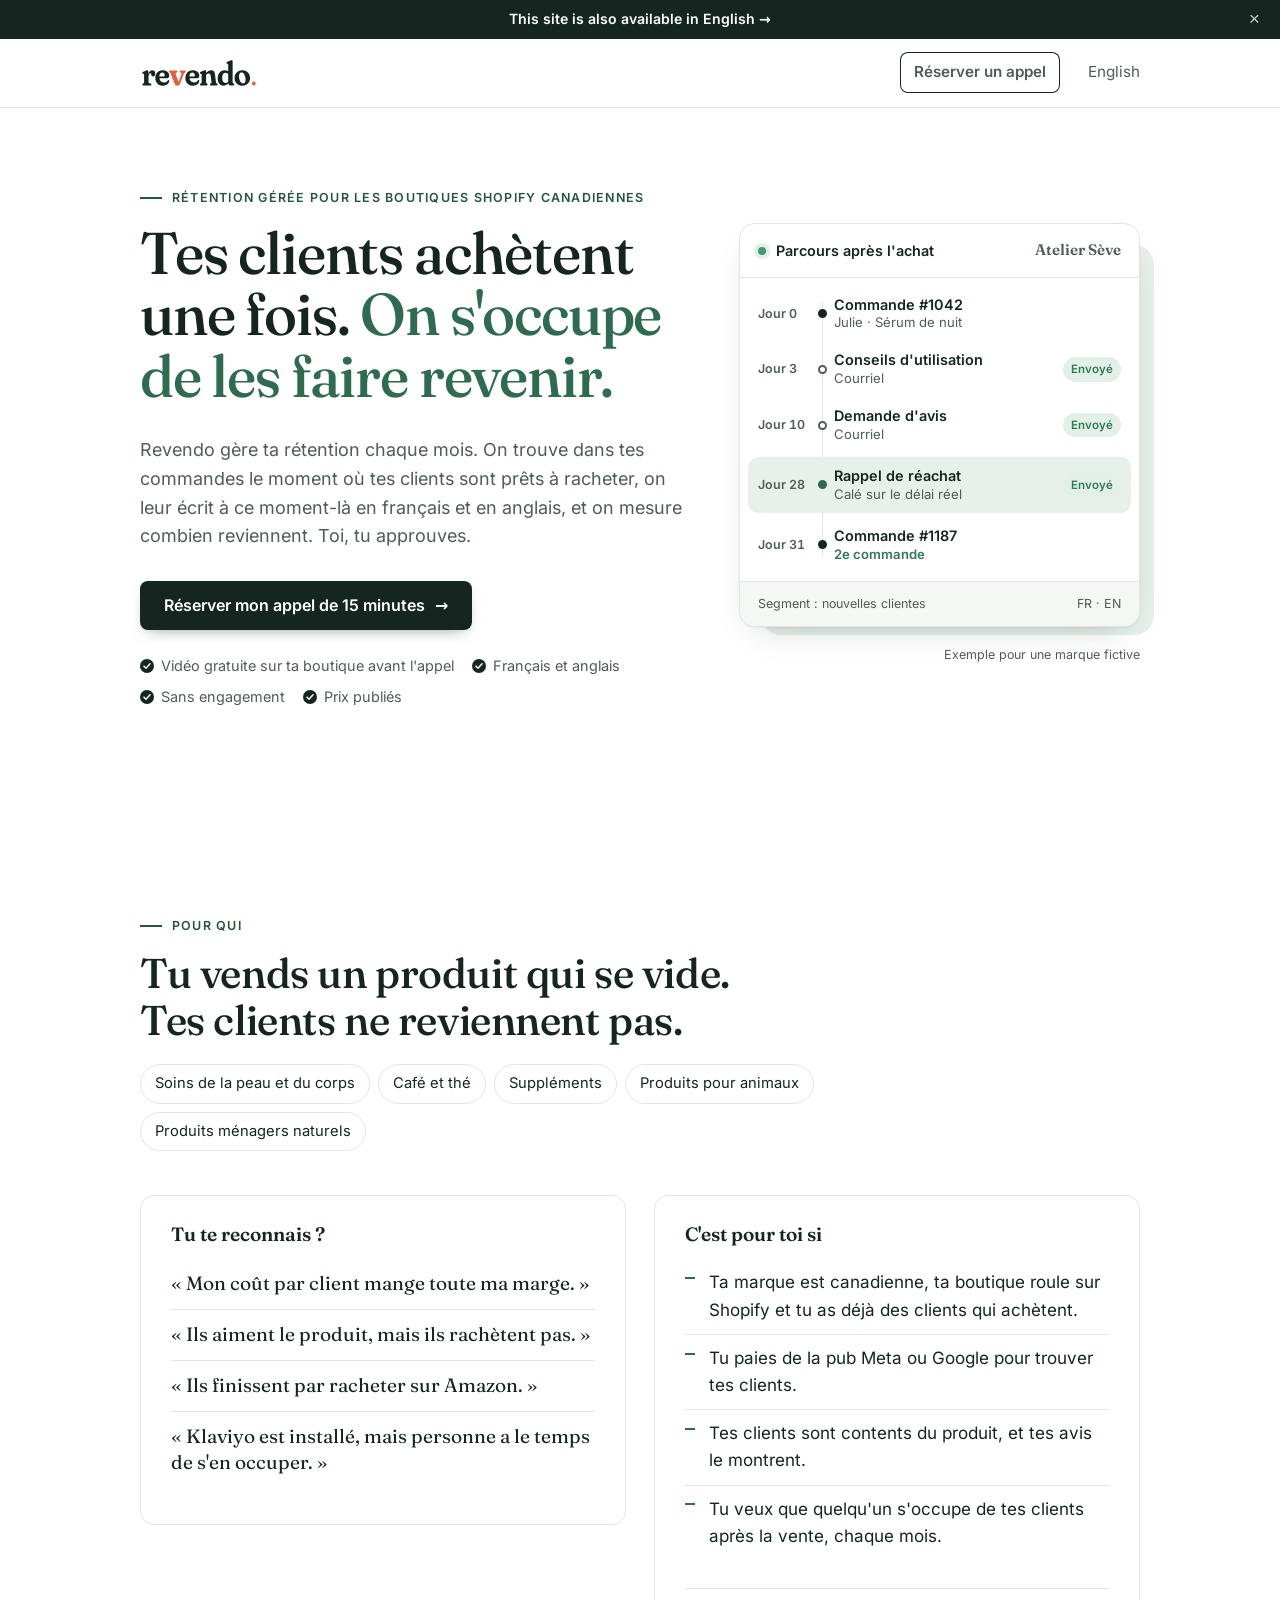
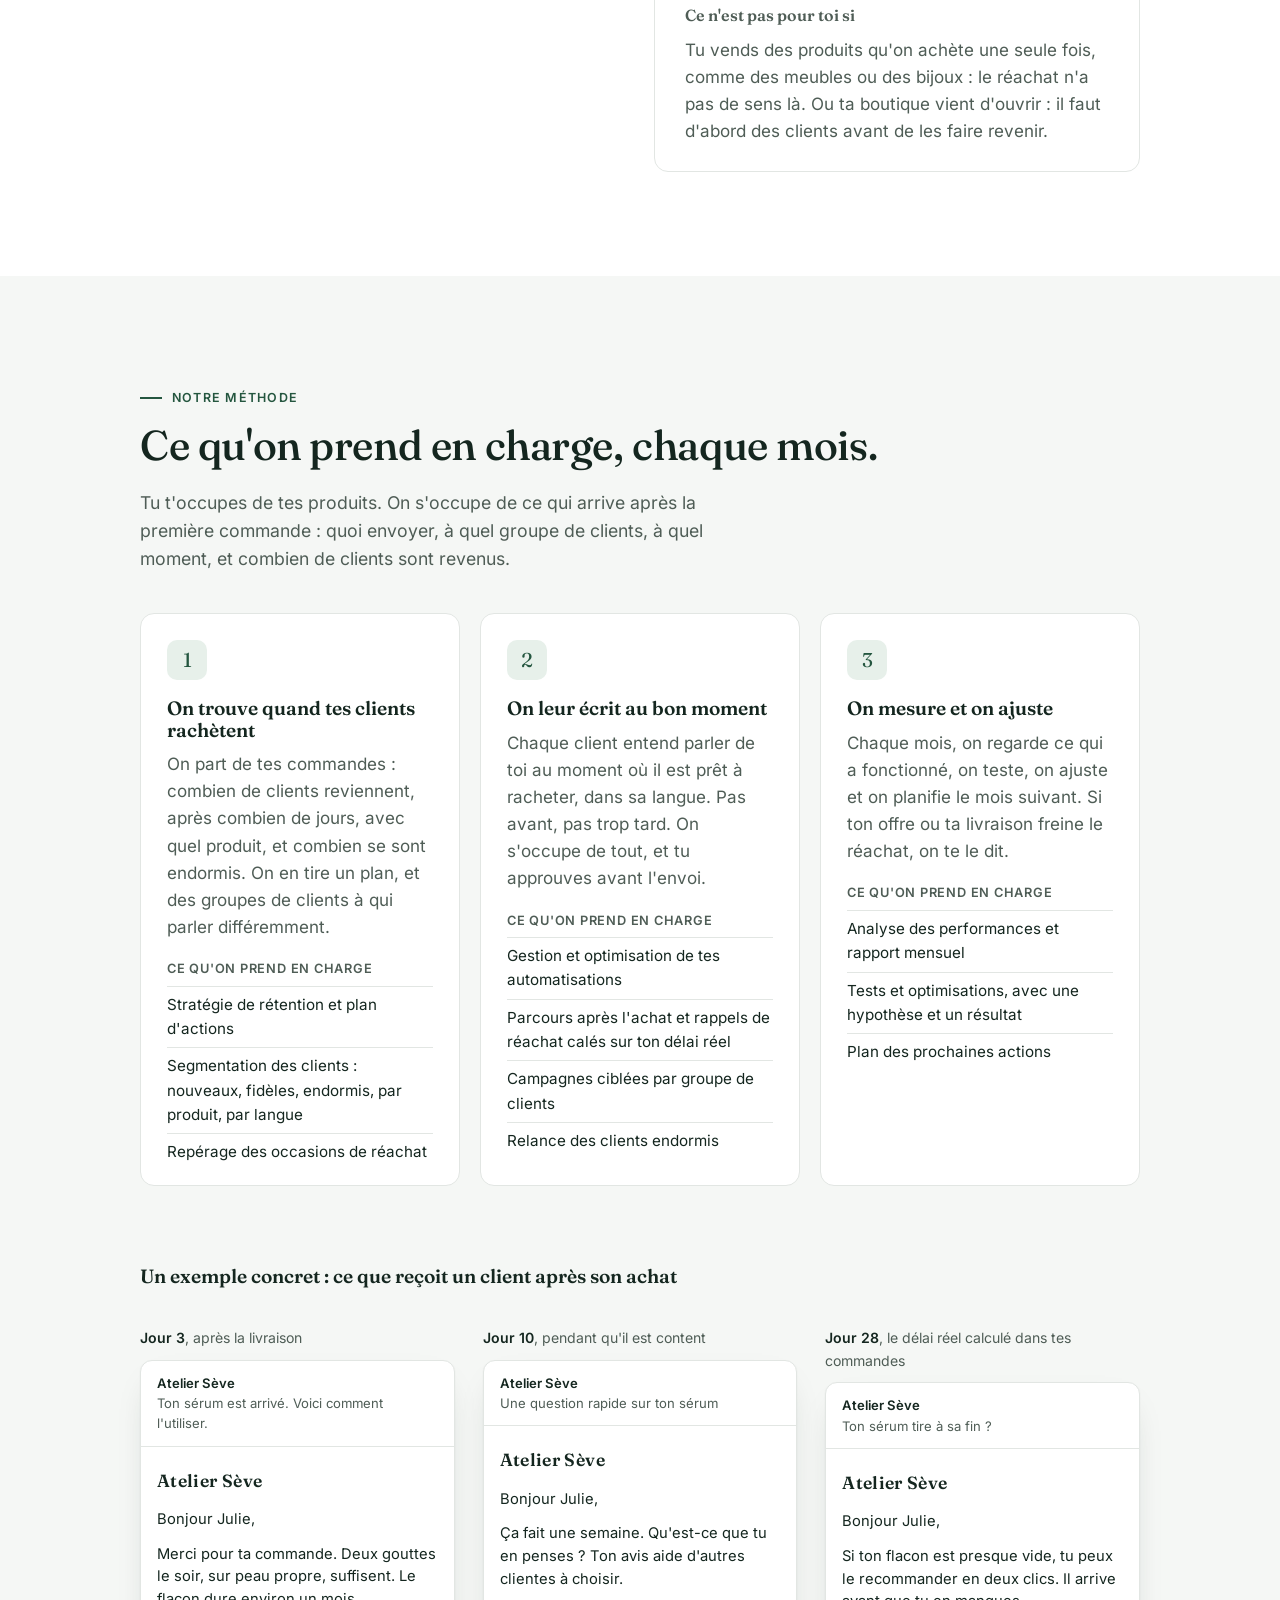
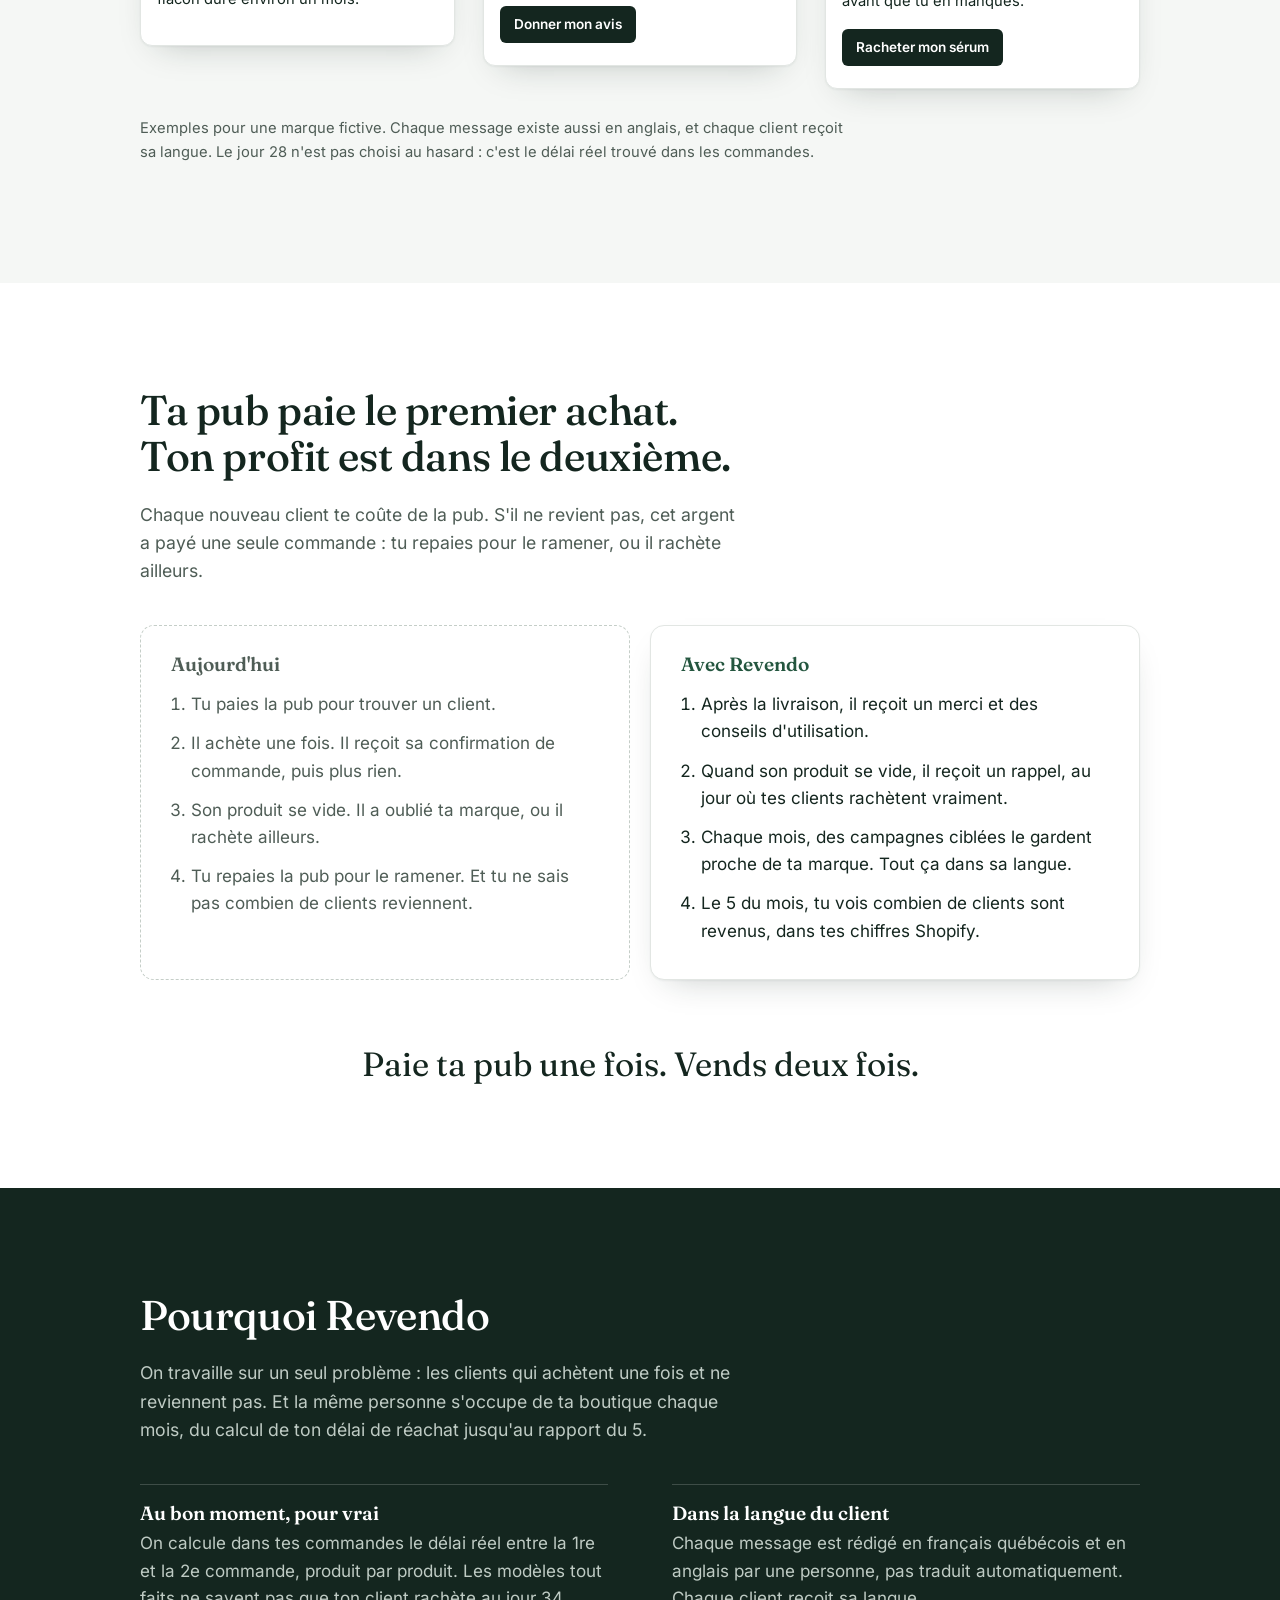
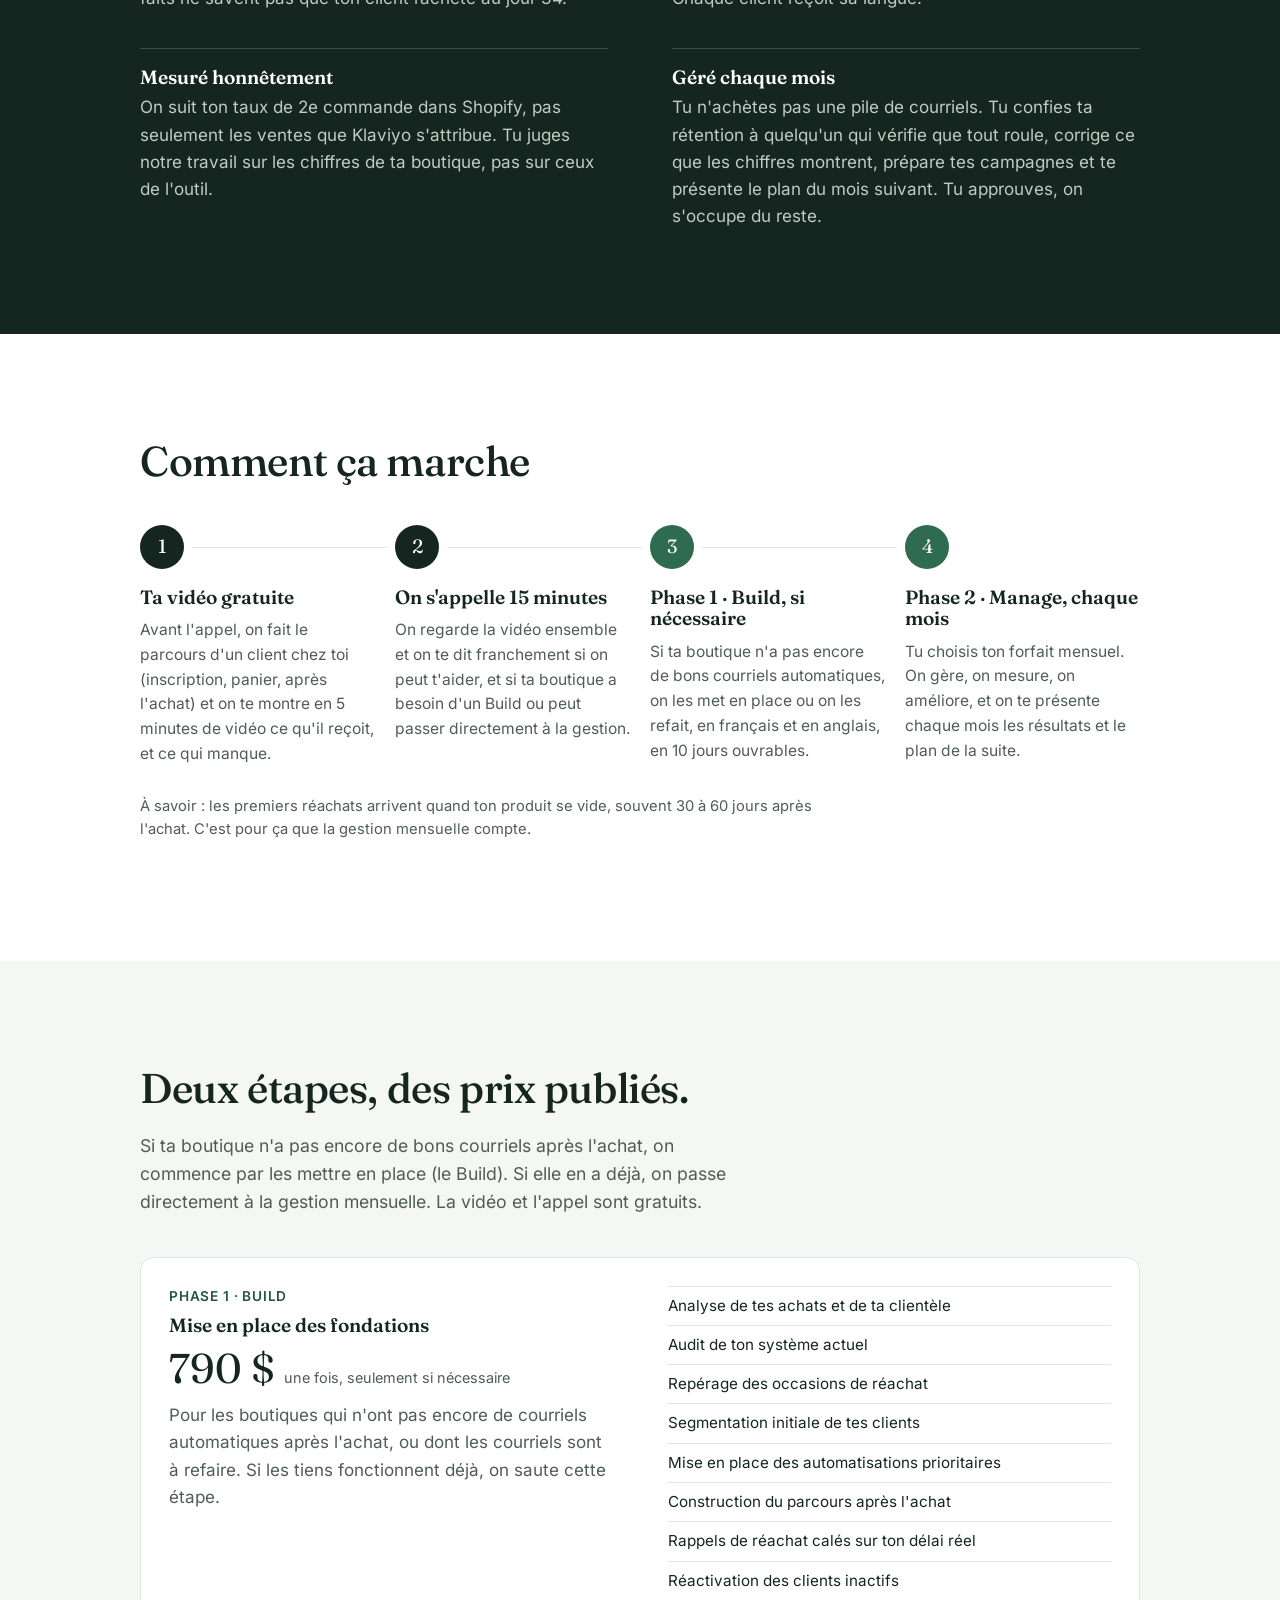
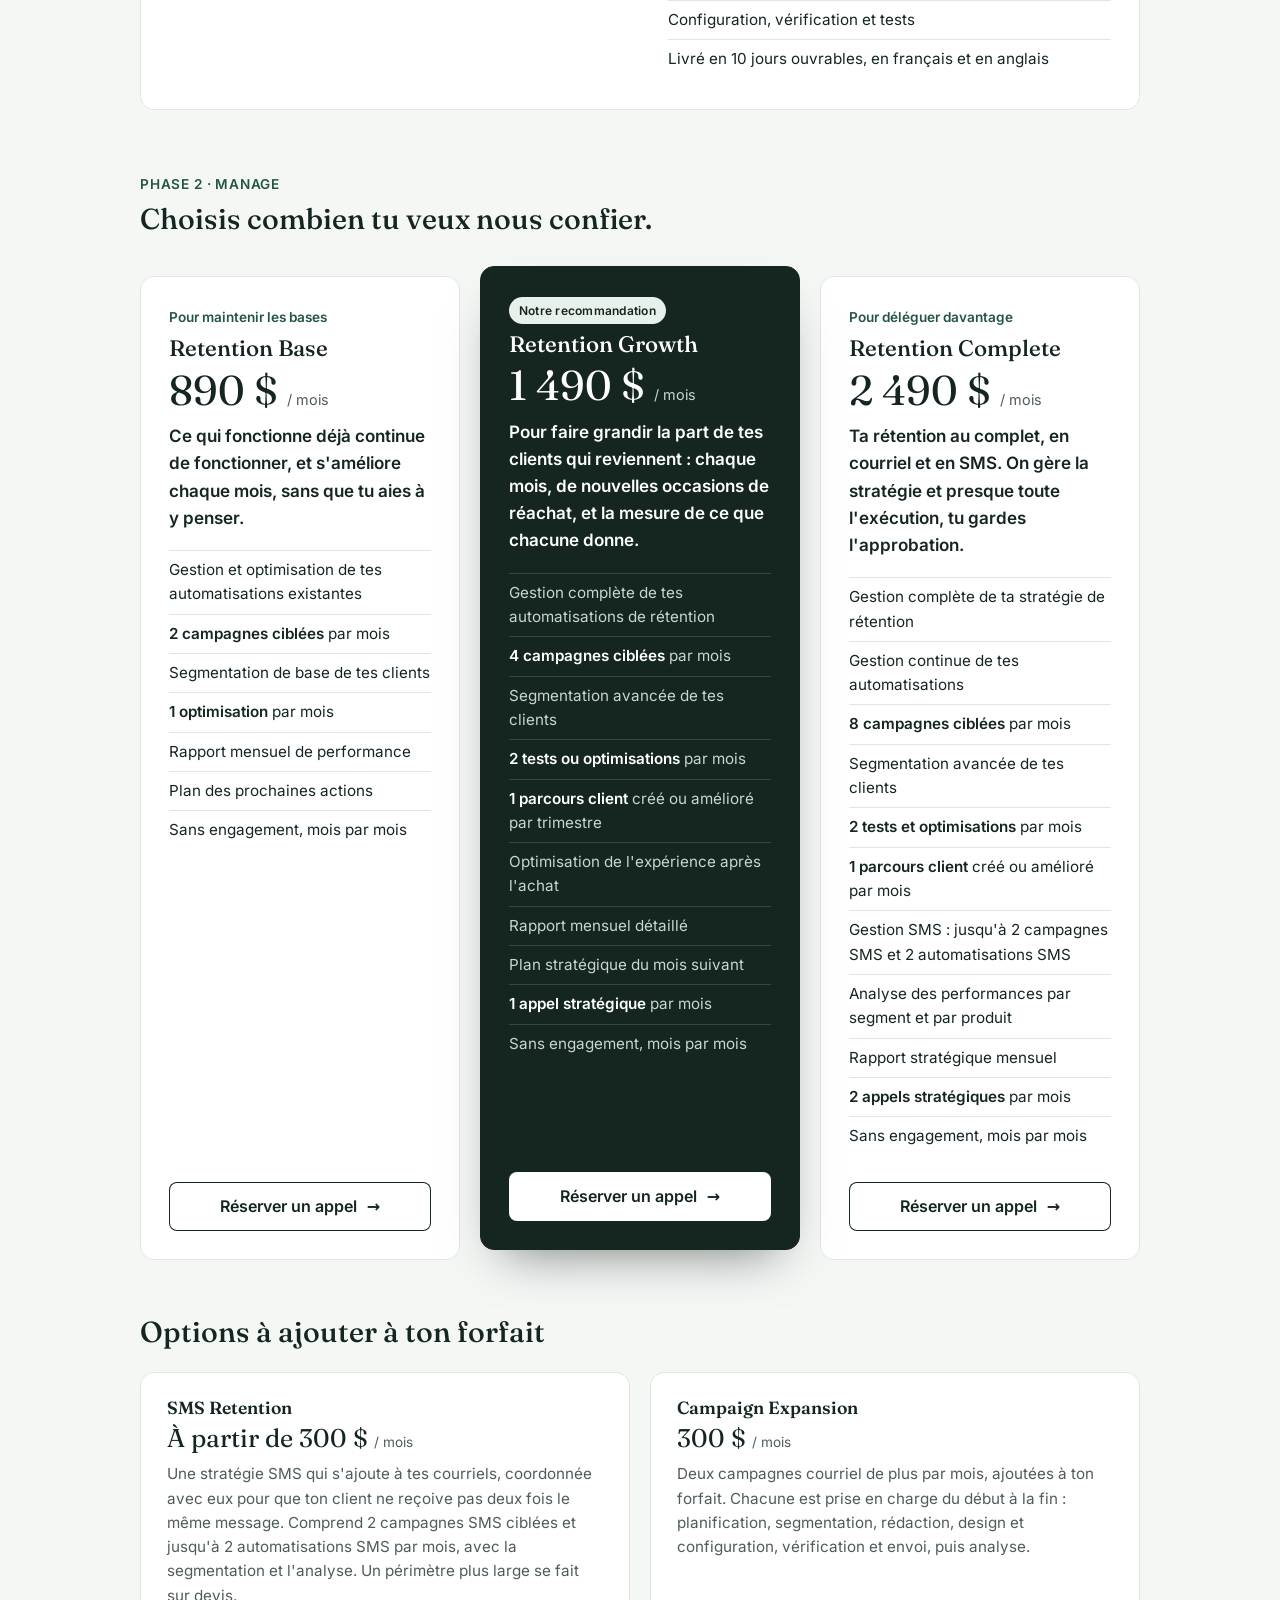
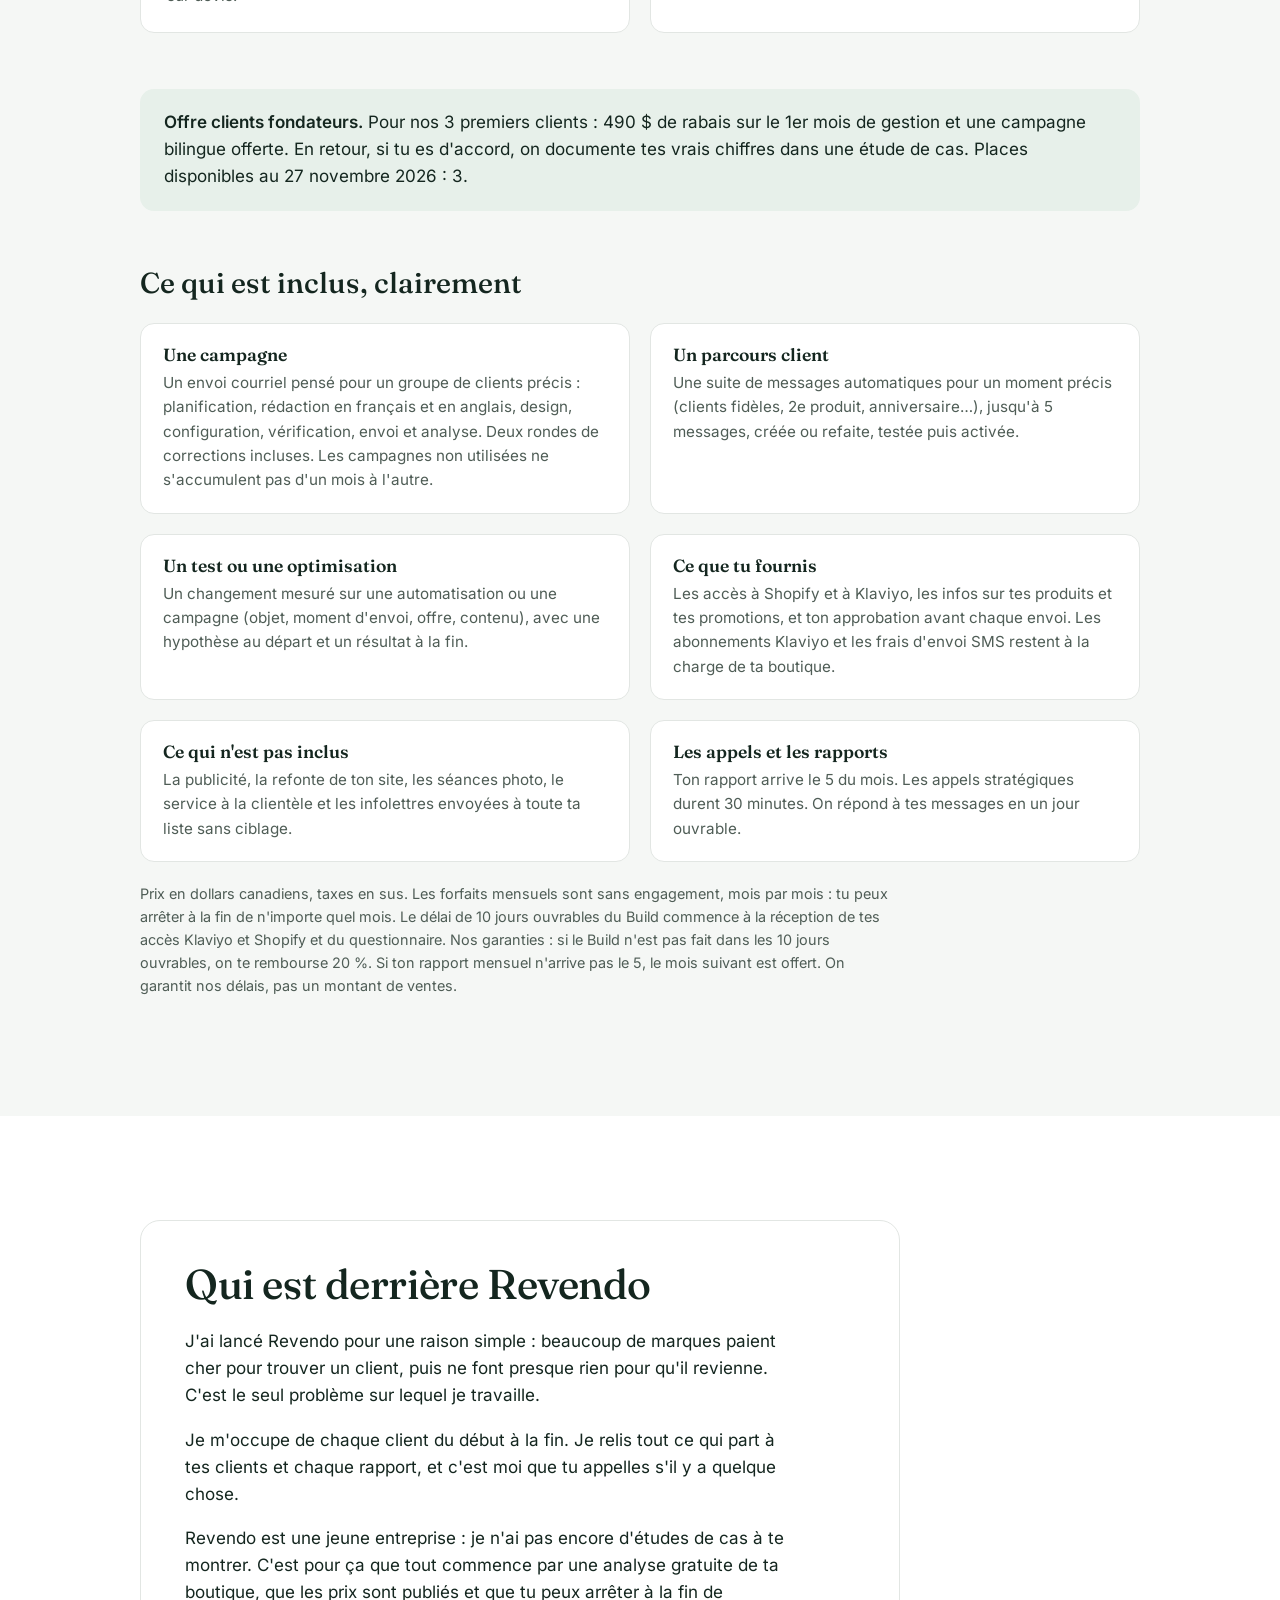
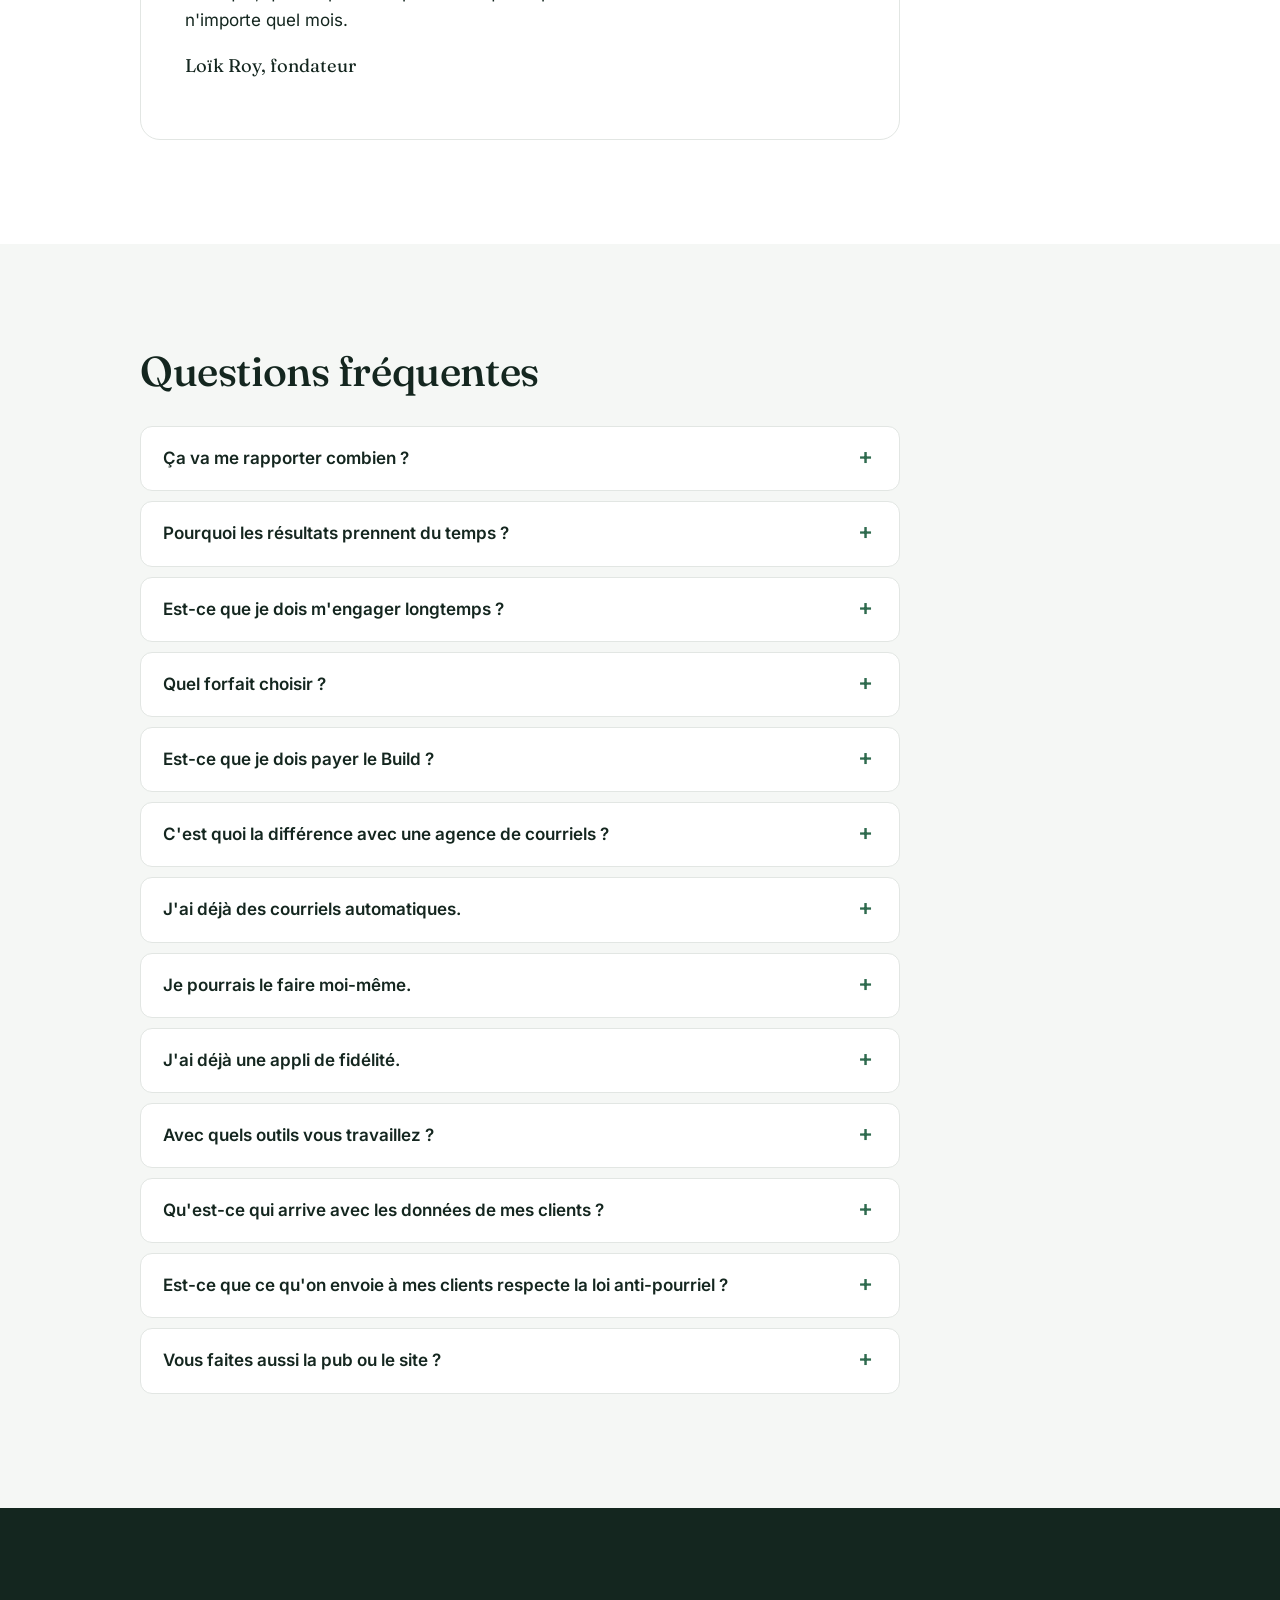
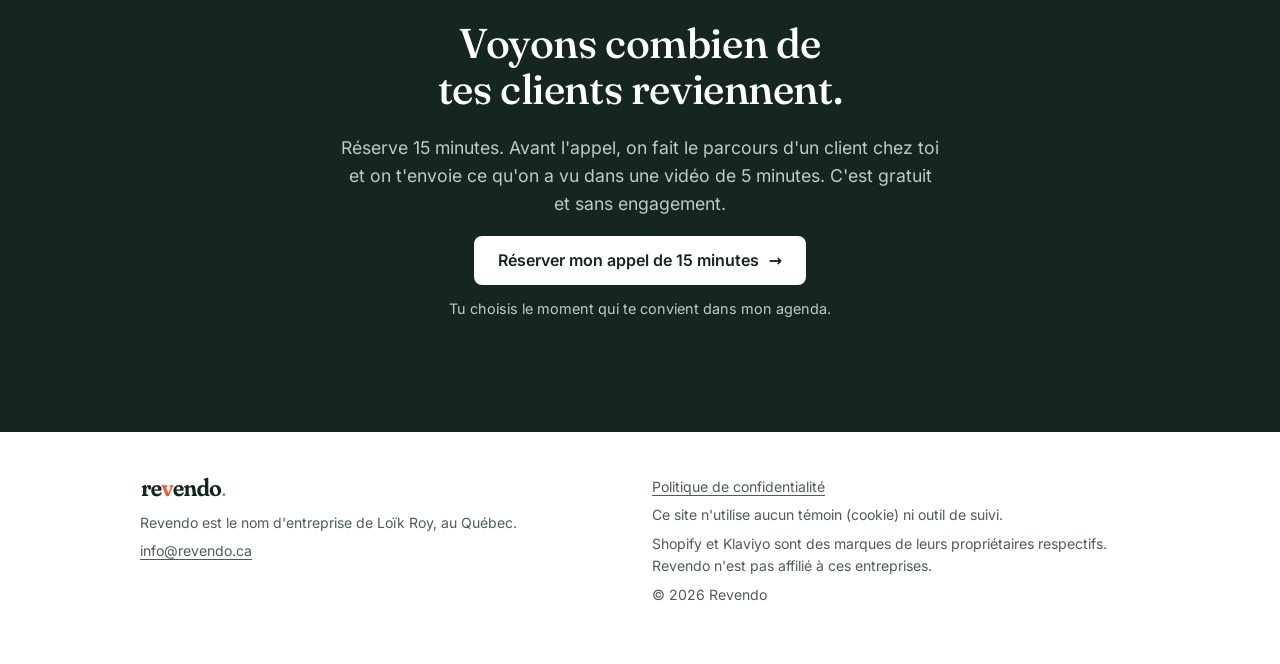
<file: index.html>
<!doctype html>
<html lang="fr-CA">
<head>
  <meta charset="utf-8">
  <meta name="viewport" content="width=device-width, initial-scale=1">
  <title>Revendo | Faire revenir les clients des boutiques Shopify canadiennes</title>
  <meta name="description" content="Revendo gère la rétention des boutiques Shopify canadiennes : rappels de réachat au bon moment, campagnes ciblées et suivi mensuel de ta 2e commande, en français et en anglais. Prix publiés, sans engagement.">
  <link rel="canonical" href="https://revendo.ca/">
  <link rel="alternate" hreflang="fr-CA" href="https://revendo.ca/">
  <link rel="alternate" hreflang="en-CA" href="https://revendo.ca/en/">
  <link rel="alternate" hreflang="x-default" href="https://revendo.ca/">
  <meta property="og:title" content="Tes clients achètent une fois. On s'occupe de les faire revenir.">
  <meta property="og:description" content="Rappels de réachat au bon moment, campagnes ciblées et suivi de ta 2e commande, en français et en anglais. Revendo gère ta rétention chaque mois.">
  <meta property="og:url" content="https://revendo.ca/">
  <meta property="og:locale" content="fr_CA">
  <meta property="og:type" content="website">
  <meta property="og:image" content="https://revendo.ca/assets/img/og-revendo-fr.png">
  <meta property="og:image:width" content="1200">
  <meta property="og:image:height" content="630">
  <meta property="og:image:alt" content="Revendo : tes clients achètent une fois, on s&#39;occupe de les faire revenir.">
  <meta property="og:site_name" content="Revendo">
  <meta name="twitter:card" content="summary_large_image">
  <meta name="theme-color" content="#FFFFFF">
  <link rel="icon" href="/assets/img/favicon.ico" sizes="any">
  <link rel="icon" href="/assets/img/favicon.svg" type="image/svg+xml">
  <link rel="apple-touch-icon" href="/assets/img/apple-touch-icon.png">
  <link rel="preload" href="/assets/fonts/fraunces.woff2" as="font" type="font/woff2" crossorigin>
  <script type="application/ld+json">{"@context": "https://schema.org", "@type": "ProfessionalService", "name": "Revendo", "url": "https://revendo.ca/", "inLanguage": "fr-CA", "description": "Gestion de la rétention pour les boutiques Shopify canadiennes : rappels de réachat, campagnes ciblées et suivi mensuel de la 2e commande, en français et en anglais.", "email": "info@revendo.ca", "logo": "https://revendo.ca/assets/img/revendo-logo-vert.svg", "image": "https://revendo.ca/assets/img/og-revendo-fr.png", "areaServed": {"@type": "Country", "name": "Canada"}, "availableLanguage": ["fr", "en"], "address": {"@type": "PostalAddress", "addressRegion": "QC", "addressCountry": "CA"}}</script>
  <link rel="stylesheet" href="/assets/style.css?v=10">
  <script>
    // Au rafraîchissement, on reste exactement à la même place sur la page.
    (function () {
      var cle = "revendo-defilement:" + location.pathname;
      var nav = performance.getEntriesByType && performance.getEntriesByType("navigation")[0];
      var recharge = nav ? nav.type === "reload" : (performance.navigation && performance.navigation.type === 1);
      if ("scrollRestoration" in history) history.scrollRestoration = "manual";
      function lire() { try { return sessionStorage.getItem(cle); } catch (e) { return null; } }
      function ecrire() { try { sessionStorage.setItem(cle, String(Math.round(window.scrollY))); } catch (e) {} }
      window.addEventListener("pagehide", ecrire);
      window.addEventListener("beforeunload", ecrire);
      if (!recharge) return;
      var y = parseInt(lire(), 10);
      if (isNaN(y)) return;
      // L'ancre (#reserver, #forfaits...) ne doit pas nous déplacer au rafraîchissement.
      if (location.hash) history.replaceState(null, "", location.pathname + location.search);
      var aller = function () {
        var html = document.documentElement, avant = html.style.scrollBehavior;
        html.style.scrollBehavior = "auto";
        window.scrollTo(0, y);
        html.style.scrollBehavior = avant;
      };
      aller();
      window.addEventListener("DOMContentLoaded", aller);
      window.addEventListener("load", function () { if (Math.abs(window.scrollY - y) > 2) aller(); });
    })();
  </script>
</head>
<body>
<div class="autre-langue" id="autre-langue" lang="en" hidden>
  <a href="/en/" hreflang="en-CA">This site is also available in English <span aria-hidden="true">→</span></a>
  <button type="button" aria-label="Close">×</button>
</div>
<script>
  // Propose l'autre langue si le navigateur la préfère. Aucune redirection, rien n'est enregistré.
  (function () {
    var langues = navigator.languages || [navigator.language || ""];
    var premiere = (langues[0] || "").toLowerCase().slice(0, 2);
    if (premiere !== "en") return;
    var b = document.getElementById("autre-langue");
    b.hidden = false;
    b.querySelector("button").onclick = function () { b.hidden = true; };
  })();
</script>

<header class="entete">
  <div class="conteneur">
    <a class="logo" href="/"><img src="/assets/img/revendo-logo-vert.svg" alt="Revendo" width="118" height="30"></a>
    <a class="lien-appel" href="#reserver">Réserver un appel</a>
    <a class="langue" href="/en/" hreflang="en-CA" lang="en">English</a>
  </div>
</header>

<main>

  <!-- 1. Titre qui dit le résultat, un seul bouton -->
  <section class="heros">
    <div class="conteneur">
      <div class="heros-texte">
      <p class="etiquette">Rétention gérée pour les boutiques Shopify canadiennes</p>
      <h1>Tes clients achètent une fois. <em>On s'occupe de les faire revenir.</em></h1>
      <p class="mene">Revendo gère ta rétention chaque mois. On trouve dans tes commandes le moment où tes clients sont prêts à racheter, on leur écrit à ce moment-là en français et en anglais, et on mesure combien reviennent. Toi, tu approuves.</p>
      <a class="bouton" href="#reserver">Réserver mon appel de 15 minutes</a>
      <ul class="faits">
        <li>Vidéo gratuite sur ta boutique avant l'appel</li><li>Français et anglais</li><li>Sans engagement</li><li>Prix publiés</li>
      </ul>
      </div>
      <div class="heros-visuel" aria-hidden="true">
        <div class="carte-parcours">
          <div class="cp-tete"><span class="cp-point"></span>Parcours après l'achat<span class="cp-marque">Atelier Sève</span></div>
          <ol class="cp-liste">
            <li class="cp-commande"><span class="cp-jour">Jour 0</span><span class="cp-txt"><b>Commande #1042</b>Julie · Sérum de nuit</span></li>
            <li><span class="cp-jour">Jour 3</span><span class="cp-txt"><b>Conseils d'utilisation</b>Courriel</span><span class="cp-etat">Envoyé</span></li>
            <li><span class="cp-jour">Jour 10</span><span class="cp-txt"><b>Demande d'avis</b>Courriel</span><span class="cp-etat">Envoyé</span></li>
            <li class="cp-cle"><span class="cp-jour">Jour 28</span><span class="cp-txt"><b>Rappel de réachat</b>Calé sur le délai réel</span><span class="cp-etat">Envoyé</span></li>
            <li class="cp-commande cp-retour"><span class="cp-jour">Jour 31</span><span class="cp-txt"><b>Commande #1187</b>2e commande</span></li>
          </ol>
          <div class="cp-pied"><span>Segment : nouvelles clientes</span><span>FR · EN</span></div>
        </div>
        <p class="cp-note">Exemple pour une marque fictive</p>
      </div>
    </div>
  </section>

  <!-- Pour qui : l'avatar et la foule affamée -->
  <section id="pour-qui">
    <div class="conteneur">
      <p class="etiquette">Pour qui</p>
      <h2>Tu vends un produit qui se vide. Tes clients ne reviennent pas.</h2>
      <p class="categories"><span>Soins de la peau et du corps</span><span>Café et thé</span><span>Suppléments</span><span>Produits pour animaux</span><span>Produits ménagers naturels</span></p>
      <div class="pour-qui">
        <div>
          <h3>Tu te reconnais ?</h3>
          <ul class="paroles">
            <li>« Mon coût par client mange toute ma marge. »</li>
            <li>« Ils aiment le produit, mais ils rachètent pas. »</li>
            <li>« Ils finissent par racheter sur Amazon. »</li>
            <li>« Klaviyo est installé, mais personne a le temps de s'en occuper. »</li>
          </ul>
        </div>
        <div>
          <h3>C'est pour toi si</h3>
          <ul class="coches">
            <li>Ta marque est canadienne, ta boutique roule sur Shopify et tu as déjà des clients qui achètent.</li>
            <li>Tu paies de la pub Meta ou Google pour trouver tes clients.</li>
            <li>Tes clients sont contents du produit, et tes avis le montrent.</li>
            <li>Tu veux que quelqu'un s'occupe de tes clients après la vente, chaque mois.</li>
          </ul>
          <h3 class="pas-pour">Ce n'est pas pour toi si</h3>
          <p>Tu vends des produits qu'on achète une seule fois, comme des meubles ou des bijoux : le réachat n'a pas de sens là. Ou ta boutique vient d'ouvrir : il faut d'abord des clients avant de les faire revenir.</p>
        </div>
      </div>
    </div>
  </section>

  <!-- 2. Preuve : ce qu'on livre, concrètement.
       Au lancement, ajouter ici le témoignage d'un client fondateur (vrai seulement). -->
  <section id="exemples">
    <div class="conteneur">
      <p class="etiquette">Notre méthode</p>
      <h2>Ce qu'on prend en charge, chaque mois.</h2>
      <p class="mene">Tu t'occupes de tes produits. On s'occupe de ce qui arrive après la première commande : quoi envoyer, à quel groupe de clients, à quel moment, et combien de clients sont revenus.</p>
      <div class="piliers">
        <div class="pilier">
          <div class="num">1</div>
          <h3>On trouve quand tes clients rachètent</h3>
          <p>On part de tes commandes : combien de clients reviennent, après combien de jours, avec quel produit, et combien se sont endormis. On en tire un plan, et des groupes de clients à qui parler différemment.</p>
          <p class="outils-titre">Ce qu'on prend en charge</p>
          <ul><li>Stratégie de rétention et plan d'actions</li><li>Segmentation des clients : nouveaux, fidèles, endormis, par produit, par langue</li><li>Repérage des occasions de réachat</li></ul>
        </div>
        <div class="pilier">
          <div class="num">2</div>
          <h3>On leur écrit au bon moment</h3>
          <p>Chaque client entend parler de toi au moment où il est prêt à racheter, dans sa langue. Pas avant, pas trop tard. On s'occupe de tout, et tu approuves avant l'envoi.</p>
          <p class="outils-titre">Ce qu'on prend en charge</p>
          <ul><li>Gestion et optimisation de tes automatisations</li><li>Parcours après l'achat et rappels de réachat calés sur ton délai réel</li><li>Campagnes ciblées par groupe de clients</li><li>Relance des clients endormis</li></ul>
        </div>
        <div class="pilier">
          <div class="num">3</div>
          <h3>On mesure et on ajuste</h3>
          <p>Chaque mois, on regarde ce qui a fonctionné, on teste, on ajuste et on planifie le mois suivant. Si ton offre ou ta livraison freine le réachat, on te le dit.</p>
          <p class="outils-titre">Ce qu'on prend en charge</p>
          <ul><li>Analyse des performances et rapport mensuel</li><li>Tests et optimisations, avec une hypothèse et un résultat</li><li>Plan des prochaines actions</li></ul>
        </div>
      </div>
      <h3 class="exemple-titre">Un exemple concret : ce que reçoit un client après son achat</h3>
      <div class="exemples">
        <div class="exemple">
          <p class="quand"><strong>Jour 3</strong>, après la livraison</p>
          <div class="courriel">
            <div class="courriel-tete"><b>Atelier Sève</b>Ton sérum est arrivé. Voici comment l'utiliser.</div>
            <div class="courriel-corps">
              <div class="marque">Atelier Sève</div>
              <p>Bonjour Julie,</p>
              <p>Merci pour ta commande. Deux gouttes le soir, sur peau propre, suffisent. Le flacon dure environ un mois.</p>
            </div>
          </div>
        </div>
        <div class="exemple">
          <p class="quand"><strong>Jour 10</strong>, pendant qu'il est content</p>
          <div class="courriel">
            <div class="courriel-tete"><b>Atelier Sève</b>Une question rapide sur ton sérum</div>
            <div class="courriel-corps">
              <div class="marque">Atelier Sève</div>
              <p>Bonjour Julie,</p>
              <p>Ça fait une semaine. Qu'est-ce que tu en penses ? Ton avis aide d'autres clientes à choisir.</p>
              <span class="faux-bouton">Donner mon avis</span>
            </div>
          </div>
        </div>
        <div class="exemple">
          <p class="quand"><strong>Jour 28</strong>, le délai réel calculé dans tes commandes</p>
          <div class="courriel">
            <div class="courriel-tete"><b>Atelier Sève</b>Ton sérum tire à sa fin ?</div>
            <div class="courriel-corps">
              <div class="marque">Atelier Sève</div>
              <p>Bonjour Julie,</p>
              <p>Si ton flacon est presque vide, tu peux le recommander en deux clics. Il arrive avant que tu en manques.</p>
              <span class="faux-bouton">Racheter mon sérum</span>
            </div>
          </div>
        </div>
      </div>
      <p class="note">Exemples pour une marque fictive. Chaque message existe aussi en anglais, et chaque client reçoit sa langue. Le jour 28 n'est pas choisi au hasard : c'est le délai réel trouvé dans les commandes.</p>
    </div>
  </section>

<!-- 3. Avant / après -->
  <section id="probleme">
    <div class="conteneur">
      <h2>Ta pub paie le premier achat. Ton profit est dans le deuxième.</h2>
      <p class="mene">Chaque nouveau client te coûte de la pub. S'il ne revient pas, cet argent a payé une seule commande : tu repaies pour le ramener, ou il rachète ailleurs.</p>
      <div class="deux-col">
        <div class="avant">
          <h3>Aujourd'hui</h3>
          <ol>
            <li>Tu paies la pub pour trouver un client.</li>
            <li>Il achète une fois. Il reçoit sa confirmation de commande, puis plus rien.</li>
            <li>Son produit se vide. Il a oublié ta marque, ou il rachète ailleurs.</li>
            <li>Tu repaies la pub pour le ramener. Et tu ne sais pas combien de clients reviennent.</li>
          </ol>
        </div>
        <div class="apres">
          <h3>Avec Revendo</h3>
          <ol>
            <li>Après la livraison, il reçoit un merci et des conseils d'utilisation.</li>
            <li>Quand son produit se vide, il reçoit un rappel, au jour où tes clients rachètent vraiment.</li>
            <li>Chaque mois, des campagnes ciblées le gardent proche de ta marque. Tout ça dans sa langue.</li>
            <li>Le 5 du mois, tu vois combien de clients sont revenus, dans tes chiffres Shopify.</li>
          </ol>
        </div>
      </div>
      <p class="phrase">Paie ta pub une fois. Vends deux fois.</p>
    </div>
  </section>

  <!-- 4. Pourquoi nous -->
  <section id="pourquoi">
    <div class="conteneur">
      <h2>Pourquoi Revendo</h2>
      <p class="mene">On travaille sur un seul problème : les clients qui achètent une fois et ne reviennent pas. Et la même personne s'occupe de ta boutique chaque mois, du calcul de ton délai de réachat jusqu'au rapport du 5.</p>
      <div class="liste-2">
        <div>
          <h3>Au bon moment, pour vrai</h3>
          <p>On calcule dans tes commandes le délai réel entre la 1re et la 2e commande, produit par produit. Les modèles tout faits ne savent pas que ton client rachète au jour 34.</p>
        </div>
        <div>
          <h3>Dans la langue du client</h3>
          <p>Chaque message est rédigé en français québécois et en anglais par une personne, pas traduit automatiquement. Chaque client reçoit sa langue.</p>
        </div>
        <div>
          <h3>Mesuré honnêtement</h3>
          <p>On suit ton taux de 2e commande dans Shopify, pas seulement les ventes que Klaviyo s'attribue. Tu juges notre travail sur les chiffres de ta boutique, pas sur ceux de l'outil.</p>
        </div>
        <div>
          <h3>Géré chaque mois</h3>
          <p>Tu n'achètes pas une pile de courriels. Tu confies ta rétention à quelqu'un qui vérifie que tout roule, corrige ce que les chiffres montrent, prépare tes campagnes et te présente le plan du mois suivant. Tu approuves, on s'occupe du reste.</p>
        </div>
      </div>
    </div>
  </section>

  <!-- 5. Comment ça marche -->
  <section id="etapes">
    <div class="conteneur">
      <h2>Comment ça marche</h2>
      <ol class="etapes">
        <li><h3>Ta vidéo gratuite</h3><p>Avant l'appel, on fait le parcours d'un client chez toi (inscription, panier, après l'achat) et on te montre en 5 minutes de vidéo ce qu'il reçoit, et ce qui manque.</p></li>
        <li><h3>On s'appelle 15 minutes</h3><p>On regarde la vidéo ensemble et on te dit franchement si on peut t'aider, et si ta boutique a besoin d'un Build ou peut passer directement à la gestion.</p></li>
        <li><h3>Phase 1 · Build, si nécessaire</h3><p>Si ta boutique n'a pas encore de bons courriels automatiques, on les met en place ou on les refait, en français et en anglais, en 10 jours ouvrables.</p></li>
        <li><h3>Phase 2 · Manage, chaque mois</h3><p>Tu choisis ton forfait mensuel. On gère, on mesure, on améliore, et on te présente chaque mois les résultats et le plan de la suite.</p></li>
      </ol>
      <p class="note">À savoir : les premiers réachats arrivent quand ton produit se vide, souvent 30 à 60 jours après l'achat. C'est pour ça que la gestion mensuelle compte.</p>
    </div>
  </section>

  <!-- 6. Offres : Phase 1 Build (si nécessaire), Phase 2 Manage (3 forfaits), options -->
  <section id="forfaits">
    <div class="conteneur">
      <h2>Deux étapes, des prix publiés.</h2>
      <p class="mene">Si ta boutique n'a pas encore de bons courriels après l'achat, on commence par les mettre en place (le Build). Si elle en a déjà, on passe directement à la gestion mensuelle. La vidéo et l'appel sont gratuits.</p>

      <div class="phase">
        <div class="phase-tete">
          <p class="phase-num">Phase 1 · Build</p>
          <h3>Mise en place des fondations</h3>
          <div class="prix">790 $ <small>une fois, seulement si nécessaire</small></div>
          <p>Pour les boutiques qui n'ont pas encore de courriels automatiques après l'achat, ou dont les courriels sont à refaire. Si les tiens fonctionnent déjà, on saute cette étape.</p>
        </div>
        <ul class="phase-liste">
          <li>Analyse de tes achats et de ta clientèle</li>
          <li>Audit de ton système actuel</li>
          <li>Repérage des occasions de réachat</li>
          <li>Segmentation initiale de tes clients</li>
          <li>Mise en place des automatisations prioritaires</li>
          <li>Construction du parcours après l'achat</li>
          <li>Rappels de réachat calés sur ton délai réel</li>
          <li>Réactivation des clients inactifs</li>
          <li>Configuration, vérification et tests</li>
          <li>Livré en 10 jours ouvrables, en français et en anglais</li>
        </ul>
      </div>

      <p class="phase-num phase-2">Phase 2 · Manage</p>
      <h3 class="phase-titre">Choisis combien tu veux nous confier.</h3>
      <div class="forfaits">
        <article class="forfait">
          <div class="reco-mot">Pour maintenir les bases</div>
          <h3>Retention Base</h3>
          <div class="prix">890 $ <small>/ mois</small></div>
          <p class="resultat">Ce qui fonctionne déjà continue de fonctionner, et s'améliore chaque mois, sans que tu aies à y penser.</p>
          <ul>
            <li>Gestion et optimisation de tes automatisations existantes</li>
            <li><strong>2 campagnes ciblées</strong> par mois</li>
            <li>Segmentation de base de tes clients</li>
            <li><strong>1 optimisation</strong> par mois</li>
            <li>Rapport mensuel de performance</li>
            <li>Plan des prochaines actions</li>
            <li>Sans engagement, mois par mois</li>
          </ul>
          <a class="bouton" href="#reserver">Réserver un appel</a>
        </article>
        <article class="forfait reco">
          <div class="reco-mot">Notre recommandation</div>
          <h3>Retention Growth</h3>
          <div class="prix">1 490 $ <small>/ mois</small></div>
          <p class="resultat">Pour faire grandir la part de tes clients qui reviennent : chaque mois, de nouvelles occasions de réachat, et la mesure de ce que chacune donne.</p>
          <ul>
            <li>Gestion complète de tes automatisations de rétention</li>
            <li><strong>4 campagnes ciblées</strong> par mois</li>
            <li>Segmentation avancée de tes clients</li>
            <li><strong>2 tests ou optimisations</strong> par mois</li>
            <li><strong>1 parcours client</strong> créé ou amélioré par trimestre</li>
            <li>Optimisation de l'expérience après l'achat</li>
            <li>Rapport mensuel détaillé</li>
            <li>Plan stratégique du mois suivant</li>
            <li><strong>1 appel stratégique</strong> par mois</li>
            <li>Sans engagement, mois par mois</li>
          </ul>
          <a class="bouton" href="#reserver">Réserver un appel</a>
        </article>
        <article class="forfait">
          <div class="reco-mot">Pour déléguer davantage</div>
          <h3>Retention Complete</h3>
          <div class="prix">2 490 $ <small>/ mois</small></div>
          <p class="resultat">Ta rétention au complet, en courriel et en SMS. On gère la stratégie et presque toute l'exécution, tu gardes l'approbation.</p>
          <ul>
            <li>Gestion complète de ta stratégie de rétention</li>
            <li>Gestion continue de tes automatisations</li>
            <li><strong>8 campagnes ciblées</strong> par mois</li>
            <li>Segmentation avancée de tes clients</li>
            <li><strong>2 tests et optimisations</strong> par mois</li>
            <li><strong>1 parcours client</strong> créé ou amélioré par mois</li>
            <li>Gestion SMS : jusqu'à 2 campagnes SMS et 2 automatisations SMS</li>
            <li>Analyse des performances par segment et par produit</li>
            <li>Rapport stratégique mensuel</li>
            <li><strong>2 appels stratégiques</strong> par mois</li>
            <li>Sans engagement, mois par mois</li>
          </ul>
          <a class="bouton" href="#reserver">Réserver un appel</a>
        </article>
      </div>

      <h3 class="phase-titre">Options à ajouter à ton forfait</h3>
      <div class="options">
        <div class="option">
          <h4>SMS Retention</h4>
          <div class="prix-option">À partir de 300 $ <small>/ mois</small></div>
          <p>Une stratégie SMS qui s'ajoute à tes courriels, coordonnée avec eux pour que ton client ne reçoive pas deux fois le même message. Comprend 2 campagnes SMS ciblées et jusqu'à 2 automatisations SMS par mois, avec la segmentation et l'analyse. Un périmètre plus large se fait sur devis.</p>
        </div>
        <div class="option">
          <h4>Campaign Expansion</h4>
          <div class="prix-option">300 $ <small>/ mois</small></div>
          <p>Deux campagnes courriel de plus par mois, ajoutées à ton forfait. Chacune est prise en charge du début à la fin : planification, segmentation, rédaction, design et configuration, vérification et envoi, puis analyse.</p>
        </div>
      </div>

      <div class="fondateurs">
        <p><strong>Offre clients fondateurs.</strong> Pour nos 3 premiers clients : 490 $ de rabais sur le 1er mois de gestion et une campagne bilingue offerte. En retour, si tu es d'accord, on documente tes vrais chiffres dans une étude de cas. Places disponibles au 27 novembre 2026 : 3.</p>
      </div>

      <h3 class="phase-titre">Ce qui est inclus, clairement</h3>
      <div class="liste-2 perimetre">
        <div>
          <h4>Une campagne</h4>
          <p>Un envoi courriel pensé pour un groupe de clients précis : planification, rédaction en français et en anglais, design, configuration, vérification, envoi et analyse. Deux rondes de corrections incluses. Les campagnes non utilisées ne s'accumulent pas d'un mois à l'autre.</p>
        </div>
        <div>
          <h4>Un parcours client</h4>
          <p>Une suite de messages automatiques pour un moment précis (clients fidèles, 2e produit, anniversaire…), jusqu'à 5 messages, créée ou refaite, testée puis activée.</p>
        </div>
        <div>
          <h4>Un test ou une optimisation</h4>
          <p>Un changement mesuré sur une automatisation ou une campagne (objet, moment d'envoi, offre, contenu), avec une hypothèse au départ et un résultat à la fin.</p>
        </div>
        <div>
          <h4>Ce que tu fournis</h4>
          <p>Les accès à Shopify et à Klaviyo, les infos sur tes produits et tes promotions, et ton approbation avant chaque envoi. Les abonnements Klaviyo et les frais d'envoi SMS restent à la charge de ta boutique.</p>
        </div>
        <div>
          <h4>Ce qui n'est pas inclus</h4>
          <p>La publicité, la refonte de ton site, les séances photo, le service à la clientèle et les infolettres envoyées à toute ta liste sans ciblage.</p>
        </div>
        <div>
          <h4>Les appels et les rapports</h4>
          <p>Ton rapport arrive le 5 du mois. Les appels stratégiques durent 30 minutes. On répond à tes messages en un jour ouvrable.</p>
        </div>
      </div>

      <p class="petit">Prix en dollars canadiens, taxes en sus. Les forfaits mensuels sont sans engagement, mois par mois : tu peux arrêter à la fin de n'importe quel mois. Le délai de 10 jours ouvrables du Build commence à la réception de tes accès Klaviyo et Shopify et du questionnaire. Nos garanties : si le Build n'est pas fait dans les 10 jours ouvrables, on te rembourse 20 %. Si ton rapport mensuel n'arrive pas le 5, le mois suivant est offert. On garantit nos délais, pas un montant de ventes.</p>
    </div>
  </section>

  <!-- 7. Qui est derrière -->
  <section class="qui" id="qui">
    <div class="conteneur">
      <!-- Photo : ajouter <img class="photo" src="/assets/loik.jpg" alt="Loïk Roy"> ici, la mise en page s'ajuste toute seule -->
      <div>
        <h2>Qui est derrière Revendo</h2>
        <p>J'ai lancé Revendo pour une raison simple : beaucoup de marques paient cher pour trouver un client, puis ne font presque rien pour qu'il revienne. C'est le seul problème sur lequel je travaille.</p>
        <p>Je m'occupe de chaque client du début à la fin. Je relis tout ce qui part à tes clients et chaque rapport, et c'est moi que tu appelles s'il y a quelque chose.</p>
        <p>Revendo est une jeune entreprise : je n'ai pas encore d'études de cas à te montrer. C'est pour ça que tout commence par une analyse gratuite de ta boutique, que les prix sont publiés et que tu peux arrêter à la fin de n'importe quel mois.</p>
        <p class="signature">Loïk Roy, fondateur</p>
      </div>
    </div>
  </section>

  <!-- 8. FAQ -->
  <section id="faq">
    <div class="conteneur">
      <h2>Questions fréquentes</h2>
      <div class="faq">
        <details>
          <summary>Ça va me rapporter combien ?</summary>
          <p>On ne promet pas de montant : ça dépend de ton produit, de tes clients et de ta pub, et personne d'honnête ne peut le chiffrer d'avance. Ce qu'on promet : mesurer ton point de départ dans Shopify (la part de tes clients qui font une 2e commande, et après combien de jours), suivre les mêmes chiffres chaque mois, et toujours séparer ces chiffres des ventes que Klaviyo s'attribue.</p>
        </details>
        <details>
          <summary>Pourquoi les résultats prennent du temps ?</summary>
          <p>Parce que le rappel part au moment où ton produit se vide. Si un pot dure 30 jours, le premier réachat arrive autour de 30 jours après l'achat. C'est pour ça qu'on mesure mois après mois, pas la première semaine.</p>
        </details>
        <details>
          <summary>Est-ce que je dois m'engager longtemps ?</summary>
          <p>Non. L'analyse de ta boutique est gratuite et sans engagement. Le Build se paie une fois, seulement s'il est nécessaire. Les forfaits mensuels sont sans engagement, mois par mois : tu peux arrêter à la fin de n'importe quel mois. Tu peux changer de forfait d'un mois à l'autre.</p>
        </details>
        <details>
          <summary>Quel forfait choisir ?</summary>
          <p>Base si tu as déjà de bonnes bases et que tu veux qu'elles soient entretenues et améliorées. Growth si tu veux développer activement ta rétention : c'est celui qu'on recommande à la plupart des boutiques. Complete si tu veux déléguer la stratégie et presque toute l'exécution, SMS compris. On te fait une recommandation à l'appel, selon ce qu'on voit dans ta boutique.</p>
        </details>
        <details>
          <summary>Est-ce que je dois payer le Build ?</summary>
          <p>Seulement si ton système en a besoin. Si tes automatisations et ta segmentation sont déjà assez développées, on passe directement à la gestion mensuelle. L'analyse gratuite sert justement à le déterminer.</p>
        </details>
        <details>
          <summary>C'est quoi la différence avec une agence de courriels ?</summary>
          <p>Une agence de courriels te livre des courriels. Nous, on travaille sur une seule question : est-ce que tes clients reviennent ? On part de tes chiffres, on gère tes courriels automatiques, tes campagnes et tes groupes de clients, on mesure ton taux de 2e commande chaque mois et on ajuste ce qui ne marche pas. On te dit aussi quand le problème est ailleurs, comme ton offre ou ta livraison.</p>
        </details>
        <details>
          <summary>J'ai déjà des courriels automatiques.</summary>
          <p>Parfait, on part de là. L'analyse dit ce qui fait déjà revenir tes clients, ce qu'il faut corriger et ce qui manque. Si ton système est assez développé, pas besoin de Build : on passe directement à la gestion.</p>
        </details>
        <details>
          <summary>Je pourrais le faire moi-même.</summary>
          <p>Oui, les outils sont accessibles. Ce qui manque d'habitude, c'est le temps de s'en occuper chaque mois : calculer le délai de réachat, écrire dans les deux langues, tester, mesurer. Si tu as ce temps-là, tu n'as pas besoin de nous. L'analyse gratuite te dit au moins par où commencer.</p>
        </details>
        <details>
          <summary>J'ai déjà une appli de fidélité.</summary>
          <p>Les points servent peu si personne ne rappelle au client de revenir. On met ton programme de l'avant au bon moment, pour qu'il serve vraiment.</p>
        </details>
        <details>
          <summary>Avec quels outils vous travaillez ?</summary>
          <p>On travaille dans ta boutique Shopify et dans ton compte Klaviyo, qui sert à joindre tes clients par courriel et par SMS. Si tu n'as pas encore Klaviyo, on en parle à l'appel.</p>
        </details>
        <details>
          <summary>Qu'est-ce qui arrive avec les données de mes clients ?</summary>
          <p>On travaille avec un accès utilisateur créé pour nous, jamais avec tes mots de passe. On signe une entente de confidentialité, et l'accès est retiré quand on arrête de travailler ensemble.</p>
        </details>
        <details>
          <summary>Est-ce que ce qu'on envoie à mes clients respecte la loi anti-pourriel ?</summary>
          <p>Chaque courriel et chaque SMS inclut les mentions exigées par la LCAP : nom de ton entreprise, coordonnées (dont ton adresse postale, directement ou par un lien) et façon de se désabonner. C'est toi qui restes responsable du consentement de ta liste. On te signale tout ce qui nous semble douteux.</p>
        </details>
        <details>
          <summary>Vous faites aussi la pub ou le site ?</summary>
          <p>Non. On s'occupe de ce qui se passe après le premier achat : faire revenir ton client. Pas de pub, pas de refonte de site, pas d'infolettres envoyées à toute ta liste sans ciblage.</p>
        </details>
      </div>
    </div>
  </section>

  <!-- 9. Le même bouton -->
  <section class="final" id="reserver">
    <div class="conteneur">
      <h2>Voyons combien de tes clients reviennent.</h2>
      <p class="mene">Réserve 15 minutes. Avant l'appel, on fait le parcours d'un client chez toi et on t'envoie ce qu'on a vu dans une vidéo de 5 minutes. C'est gratuit et sans engagement.</p>
      <a class="bouton" href="#reserver">Réserver mon appel de 15 minutes</a>
      <span class="sous-bouton">Tu choisis le moment qui te convient dans mon agenda.</span>
    </div>
  </section>

</main>

<footer class="pied">
  <div class="conteneur">
    <div>
      <img src="/assets/img/revendo-logo-vert.svg" alt="Revendo" width="87" height="22">
      <p>Revendo est le nom d'entreprise de Loïk Roy, au Québec.</p>
      <p><a href="mailto:info@revendo.ca">info@revendo.ca</a></p>
    </div>
    <div>
      <p><a href="/confidentialite/">Politique de confidentialité</a></p>
      <p>Ce site n'utilise aucun témoin (cookie) ni outil de suivi.</p>
      <p>Shopify et Klaviyo sont des marques de leurs propriétaires respectifs. Revendo n'est pas affilié à ces entreprises.</p>
      <p>© 2026 Revendo</p>
    </div>
  </div>
</footer>

<script>
  // Lien de réservation : un seul endroit à remplir.
  const RESERVATION = "https://cal.com/revendo/entrevue";
  if (RESERVATION) {
    document.querySelectorAll('a[href="#reserver"]').forEach(a => {
      a.href = RESERVATION; a.target = "_blank"; a.rel = "noopener";
    });
  }
</script>
</body>
</html>
</file>
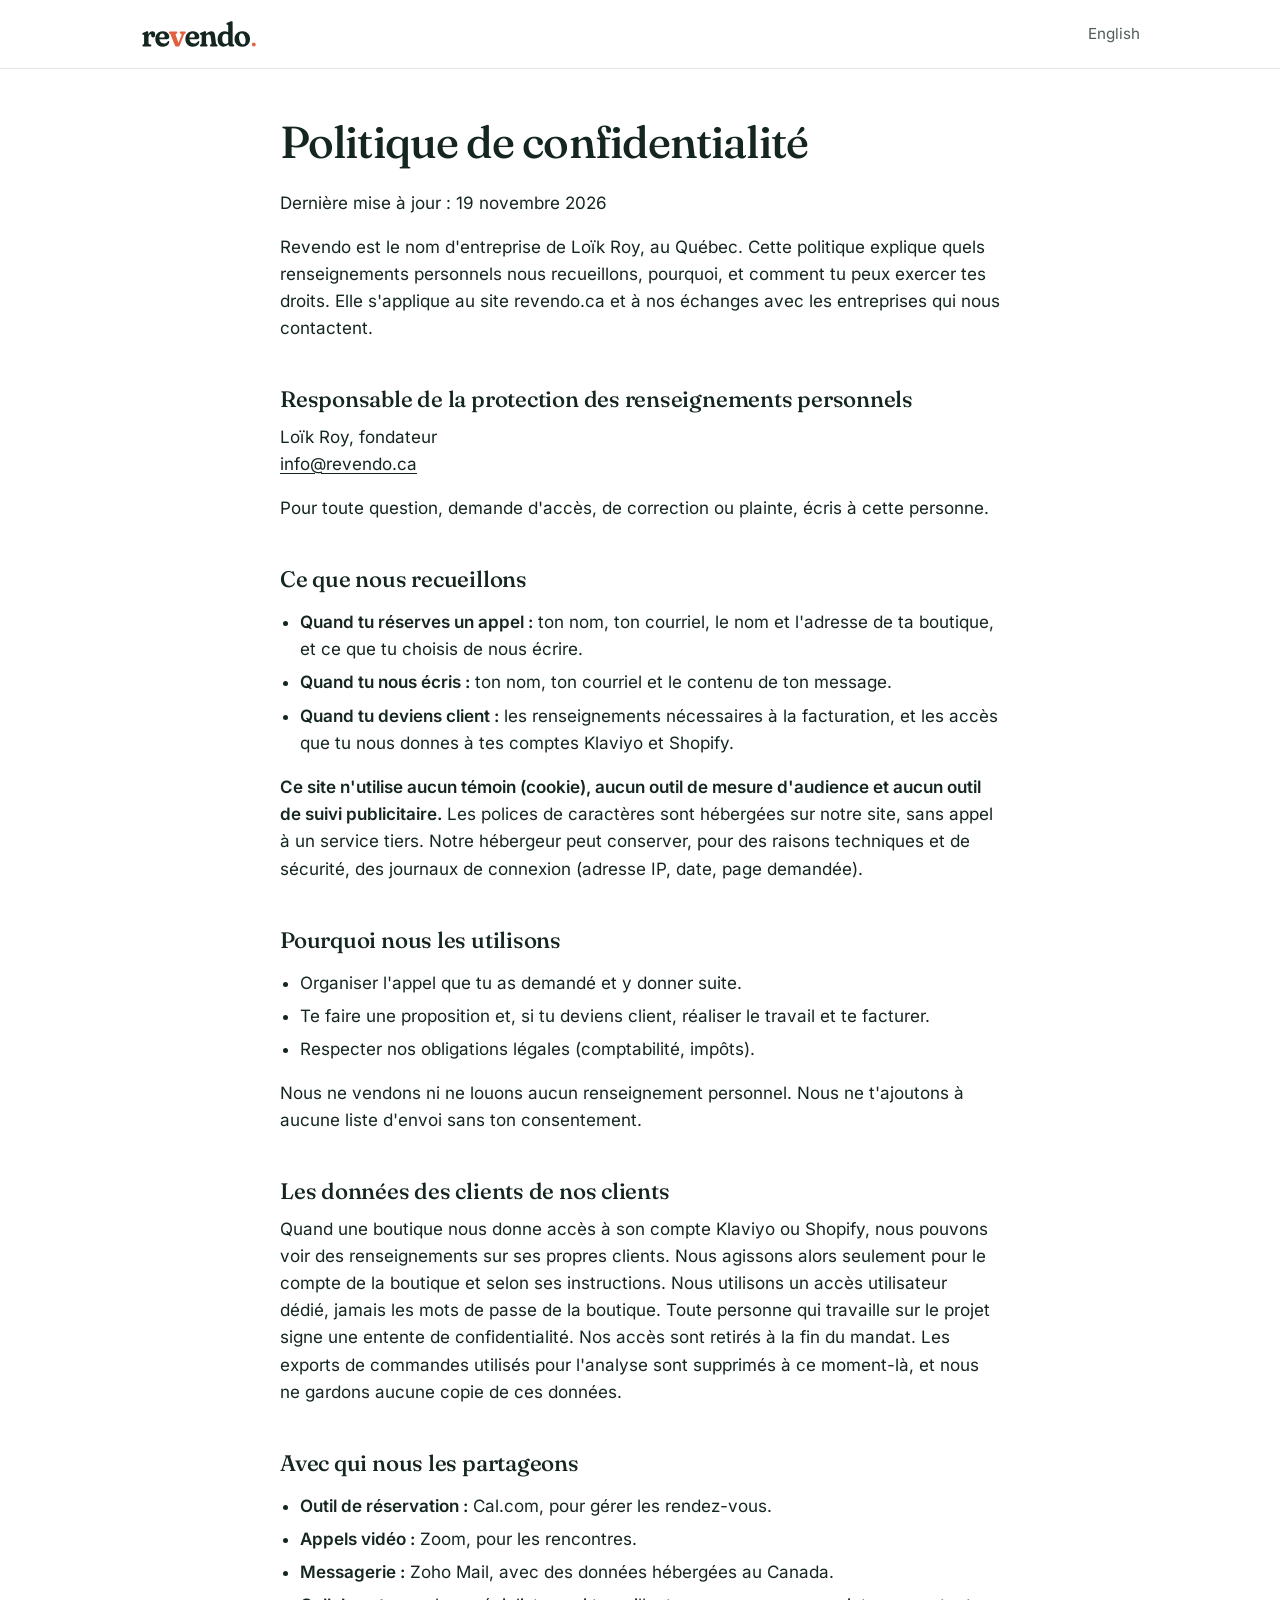
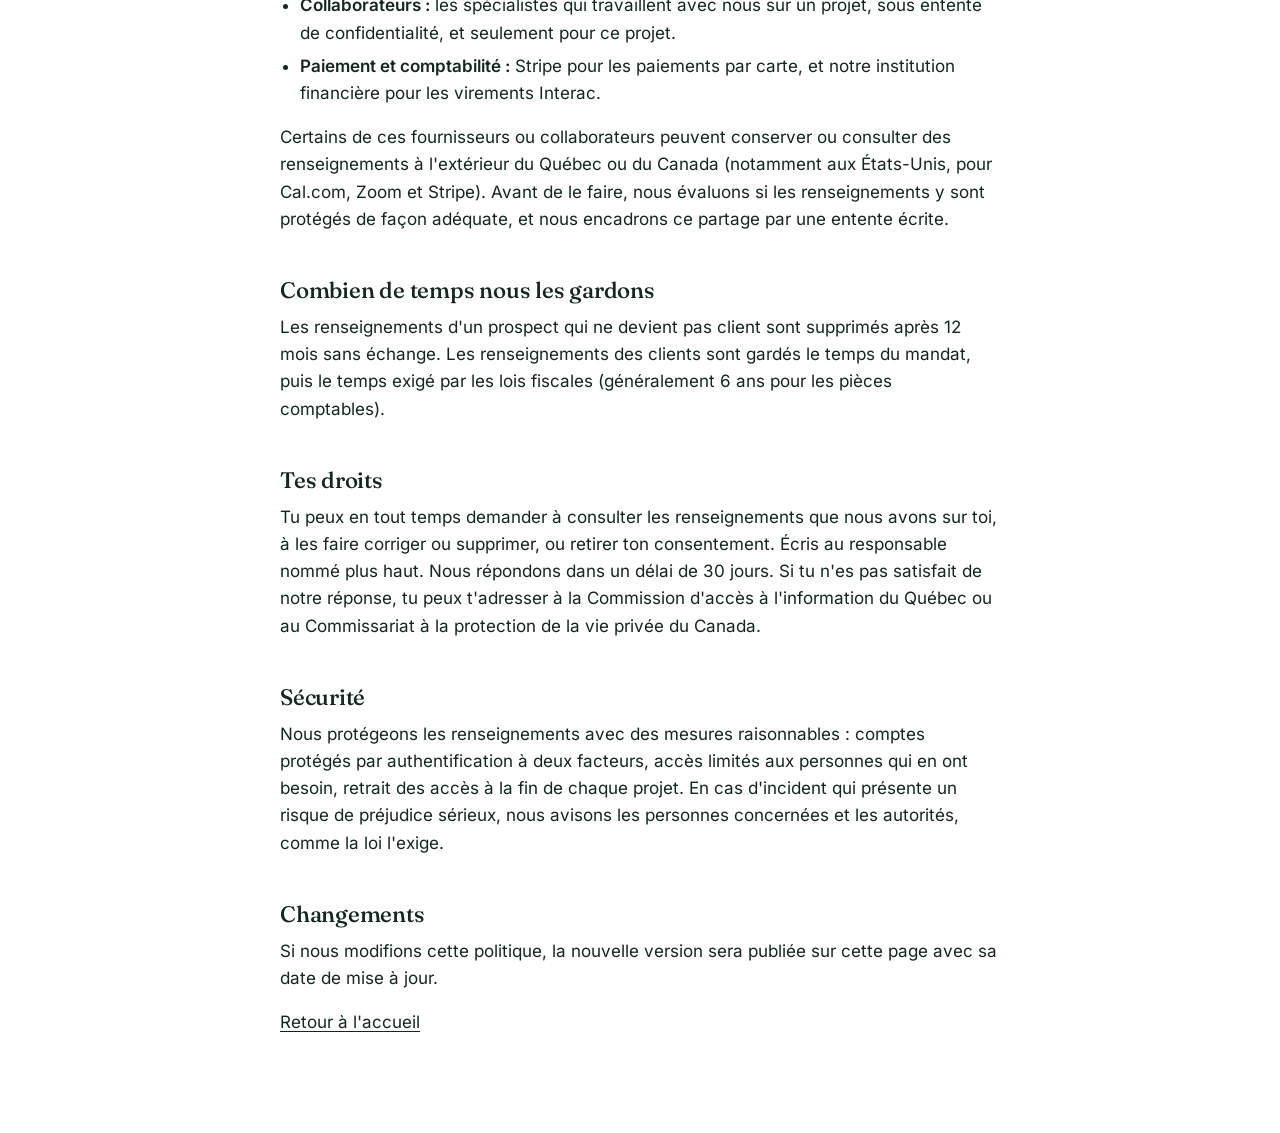
<file: confidentialite/index.html>
<!doctype html>
<html lang="fr-CA">
<head>
  <meta charset="utf-8">
  <meta name="viewport" content="width=device-width, initial-scale=1">
  <title>Politique de confidentialité | Revendo</title>
  <link rel="canonical" href="https://revendo.ca/confidentialite/">
  <link rel="alternate" hreflang="fr-CA" href="https://revendo.ca/confidentialite/">
  <link rel="alternate" hreflang="en-CA" href="https://revendo.ca/en/privacy/">
  <link rel="icon" href="/assets/img/favicon.ico" sizes="any">
  <link rel="icon" href="/assets/img/favicon.svg" type="image/svg+xml">
  <link rel="stylesheet" href="/assets/style.css?v=10">
  <script>
    // Au rafraîchissement, on reste exactement à la même place sur la page.
    (function () {
      var cle = "revendo-defilement:" + location.pathname;
      var nav = performance.getEntriesByType && performance.getEntriesByType("navigation")[0];
      var recharge = nav ? nav.type === "reload" : (performance.navigation && performance.navigation.type === 1);
      if ("scrollRestoration" in history) history.scrollRestoration = "manual";
      function lire() { try { return sessionStorage.getItem(cle); } catch (e) { return null; } }
      function ecrire() { try { sessionStorage.setItem(cle, String(Math.round(window.scrollY))); } catch (e) {} }
      window.addEventListener("pagehide", ecrire);
      window.addEventListener("beforeunload", ecrire);
      if (!recharge) return;
      var y = parseInt(lire(), 10);
      if (isNaN(y)) return;
      // L'ancre (#reserver, #forfaits...) ne doit pas nous déplacer au rafraîchissement.
      if (location.hash) history.replaceState(null, "", location.pathname + location.search);
      var aller = function () {
        var html = document.documentElement, avant = html.style.scrollBehavior;
        html.style.scrollBehavior = "auto";
        window.scrollTo(0, y);
        html.style.scrollBehavior = avant;
      };
      aller();
      window.addEventListener("DOMContentLoaded", aller);
      window.addEventListener("load", function () { if (Math.abs(window.scrollY - y) > 2) aller(); });
    })();
  </script>
</head>
<body>
<header class="entete">
  <div class="conteneur">
    <a class="logo" href="/"><img src="/assets/img/revendo-logo-vert.svg" alt="Revendo" width="118" height="30"></a>
    <a class="langue" href="/en/privacy/" hreflang="en-CA" lang="en">English</a>
  </div>
</header>
<main>
<section class="texte-legal">
<div class="conteneur">
  <h1>Politique de confidentialité</h1>
  <p>Dernière mise à jour : 19 novembre 2026</p>

  <p>Revendo est le nom d'entreprise de Loïk Roy, au Québec. Cette politique explique quels renseignements personnels nous recueillons, pourquoi, et comment tu peux exercer tes droits. Elle s'applique au site revendo.ca et à nos échanges avec les entreprises qui nous contactent.</p>

  <h2>Responsable de la protection des renseignements personnels</h2>
  <p>Loïk Roy, fondateur<br><a href="mailto:info@revendo.ca">info@revendo.ca</a></p>
  <p>Pour toute question, demande d'accès, de correction ou plainte, écris à cette personne.</p>

  <h2>Ce que nous recueillons</h2>
  <ul>
    <li><strong>Quand tu réserves un appel :</strong> ton nom, ton courriel, le nom et l'adresse de ta boutique, et ce que tu choisis de nous écrire.</li>
    <li><strong>Quand tu nous écris :</strong> ton nom, ton courriel et le contenu de ton message.</li>
    <li><strong>Quand tu deviens client :</strong> les renseignements nécessaires à la facturation, et les accès que tu nous donnes à tes comptes Klaviyo et Shopify.</li>
  </ul>
  <p><strong>Ce site n'utilise aucun témoin (cookie), aucun outil de mesure d'audience et aucun outil de suivi publicitaire.</strong> Les polices de caractères sont hébergées sur notre site, sans appel à un service tiers. Notre hébergeur peut conserver, pour des raisons techniques et de sécurité, des journaux de connexion (adresse IP, date, page demandée).</p>

  <h2>Pourquoi nous les utilisons</h2>
  <ul>
    <li>Organiser l'appel que tu as demandé et y donner suite.</li>
    <li>Te faire une proposition et, si tu deviens client, réaliser le travail et te facturer.</li>
    <li>Respecter nos obligations légales (comptabilité, impôts).</li>
  </ul>
  <p>Nous ne vendons ni ne louons aucun renseignement personnel. Nous ne t'ajoutons à aucune liste d'envoi sans ton consentement.</p>

  <h2>Les données des clients de nos clients</h2>
  <p>Quand une boutique nous donne accès à son compte Klaviyo ou Shopify, nous pouvons voir des renseignements sur ses propres clients. Nous agissons alors seulement pour le compte de la boutique et selon ses instructions. Nous utilisons un accès utilisateur dédié, jamais les mots de passe de la boutique. Toute personne qui travaille sur le projet signe une entente de confidentialité. Nos accès sont retirés à la fin du mandat. Les exports de commandes utilisés pour l'analyse sont supprimés à ce moment-là, et nous ne gardons aucune copie de ces données.</p>

  <h2>Avec qui nous les partageons</h2>
  <ul>
    <li><strong>Outil de réservation :</strong> Cal.com, pour gérer les rendez-vous.</li>
    <li><strong>Appels vidéo :</strong> Zoom, pour les rencontres.</li>
    <li><strong>Messagerie :</strong> Zoho Mail, avec des données hébergées au Canada.</li>
    <li><strong>Collaborateurs :</strong> les spécialistes qui travaillent avec nous sur un projet, sous entente de confidentialité, et seulement pour ce projet.</li>
    <li><strong>Paiement et comptabilité :</strong> Stripe pour les paiements par carte, et notre institution financière pour les virements Interac.</li>
  </ul>
  <p>Certains de ces fournisseurs ou collaborateurs peuvent conserver ou consulter des renseignements à l'extérieur du Québec ou du Canada (notamment aux États-Unis, pour Cal.com, Zoom et Stripe). Avant de le faire, nous évaluons si les renseignements y sont protégés de façon adéquate, et nous encadrons ce partage par une entente écrite.</p>

  <h2>Combien de temps nous les gardons</h2>
  <p>Les renseignements d'un prospect qui ne devient pas client sont supprimés après 12 mois sans échange. Les renseignements des clients sont gardés le temps du mandat, puis le temps exigé par les lois fiscales (généralement 6 ans pour les pièces comptables).</p>

  <h2>Tes droits</h2>
  <p>Tu peux en tout temps demander à consulter les renseignements que nous avons sur toi, à les faire corriger ou supprimer, ou retirer ton consentement. Écris au responsable nommé plus haut. Nous répondons dans un délai de 30 jours. Si tu n'es pas satisfait de notre réponse, tu peux t'adresser à la Commission d'accès à l'information du Québec ou au Commissariat à la protection de la vie privée du Canada.</p>

  <h2>Sécurité</h2>
  <p>Nous protégeons les renseignements avec des mesures raisonnables : comptes protégés par authentification à deux facteurs, accès limités aux personnes qui en ont besoin, retrait des accès à la fin de chaque projet. En cas d'incident qui présente un risque de préjudice sérieux, nous avisons les personnes concernées et les autorités, comme la loi l'exige.</p>

  <h2>Changements</h2>
  <p>Si nous modifions cette politique, la nouvelle version sera publiée sur cette page avec sa date de mise à jour.</p>

  <p><a href="/">Retour à l'accueil</a></p>
</div>
</section>
</main>
</body>
</html>
</file>
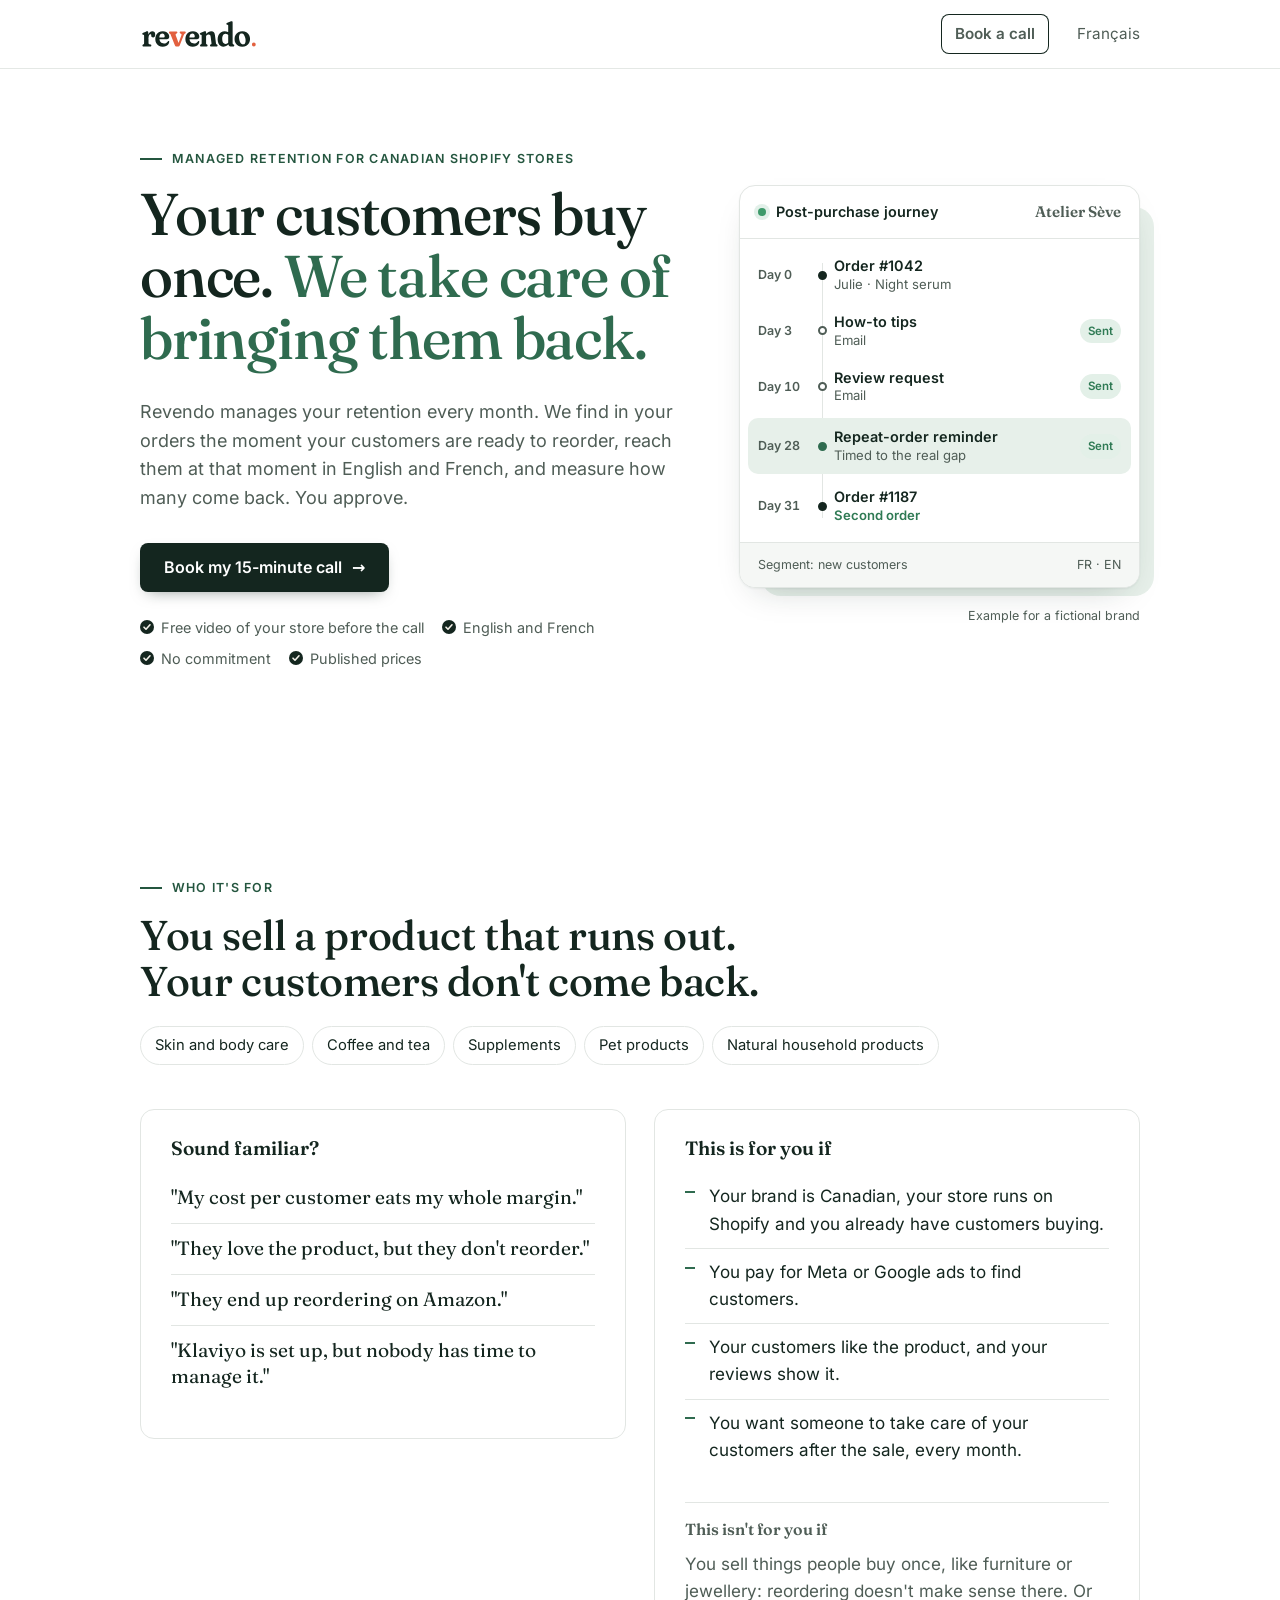
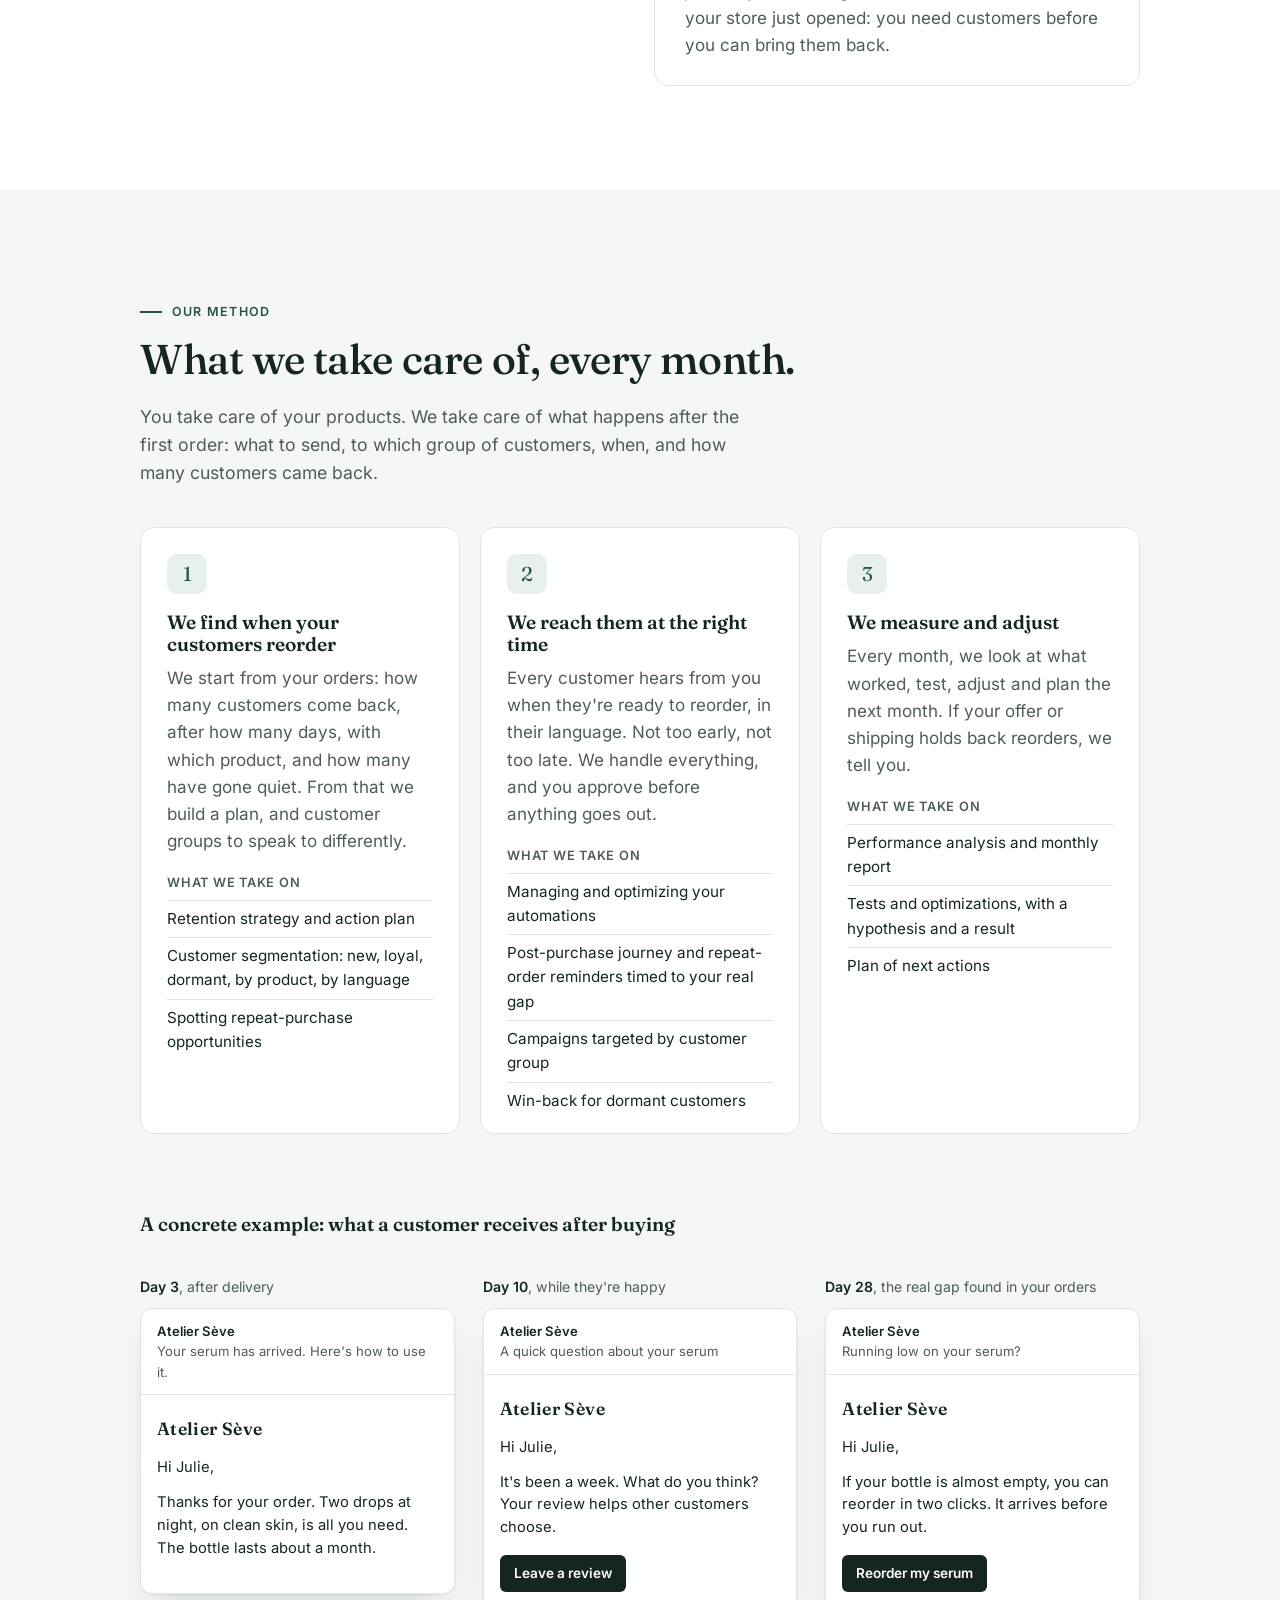
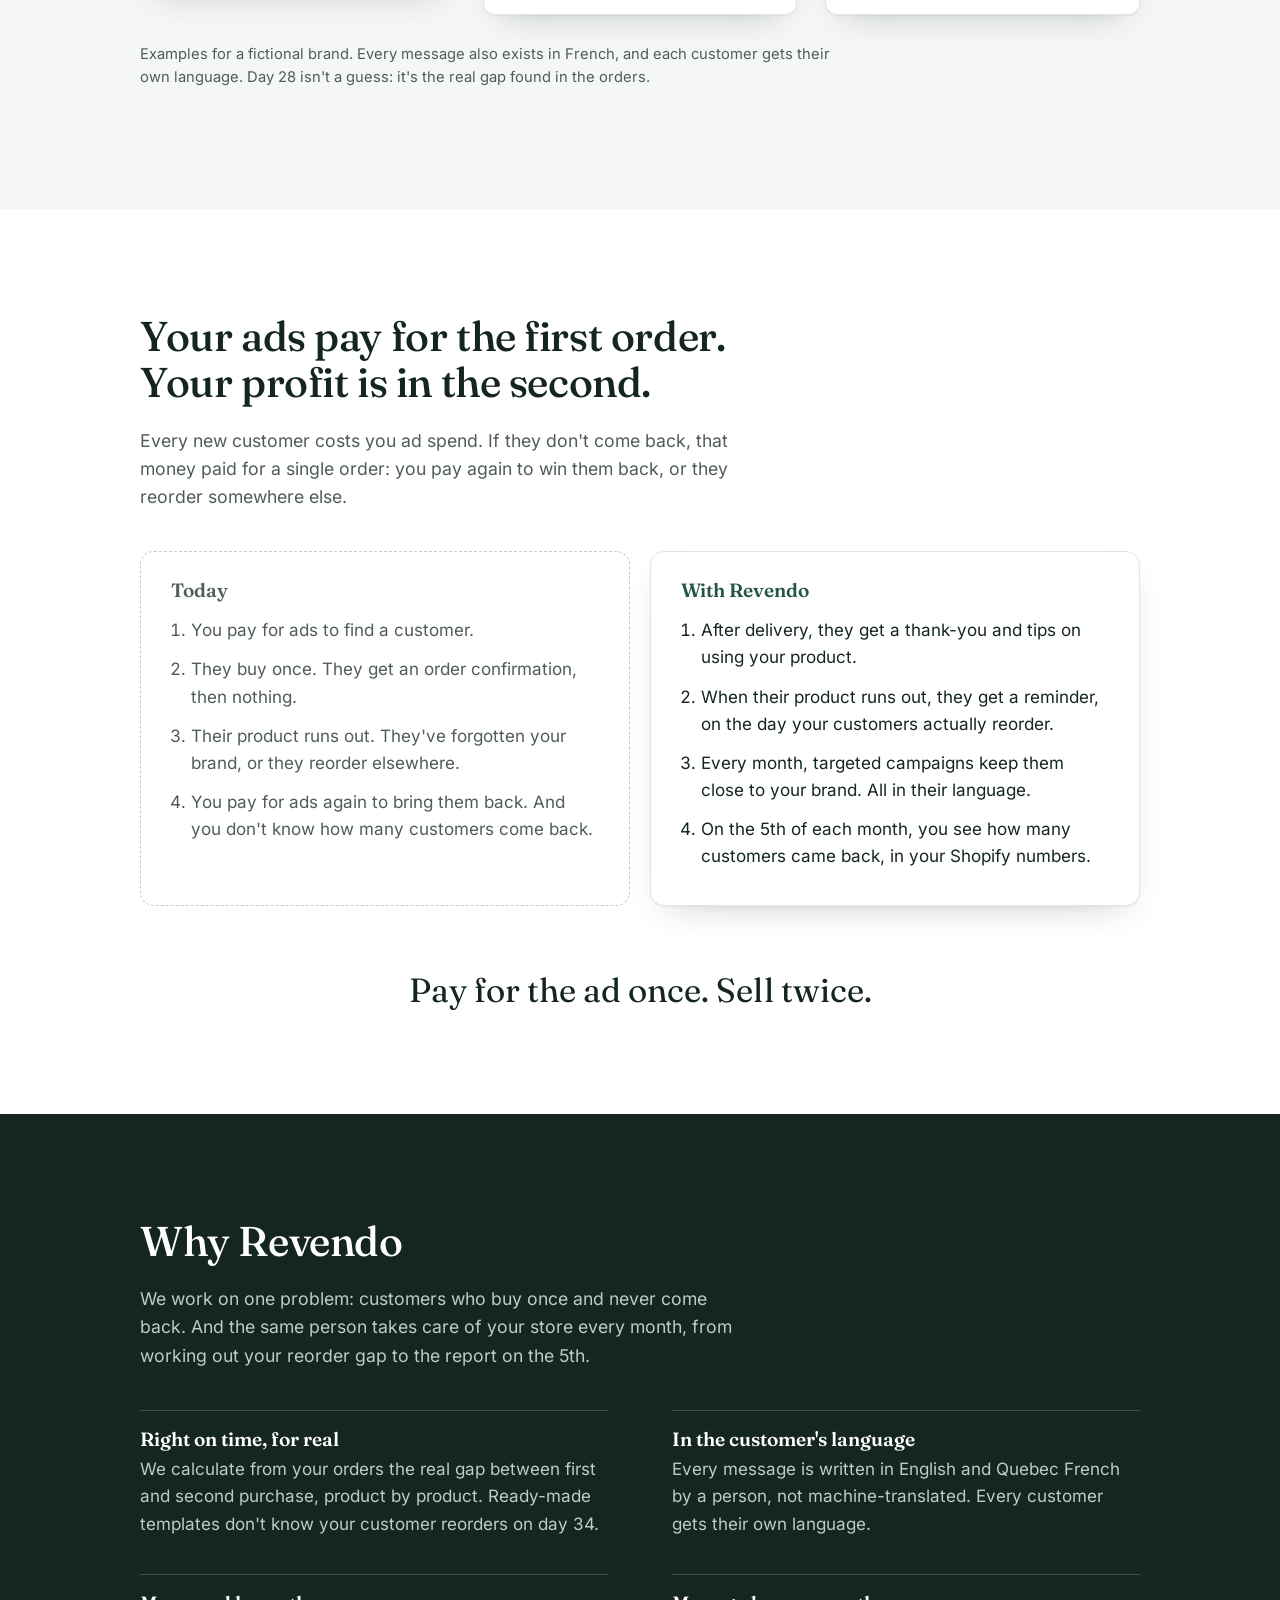
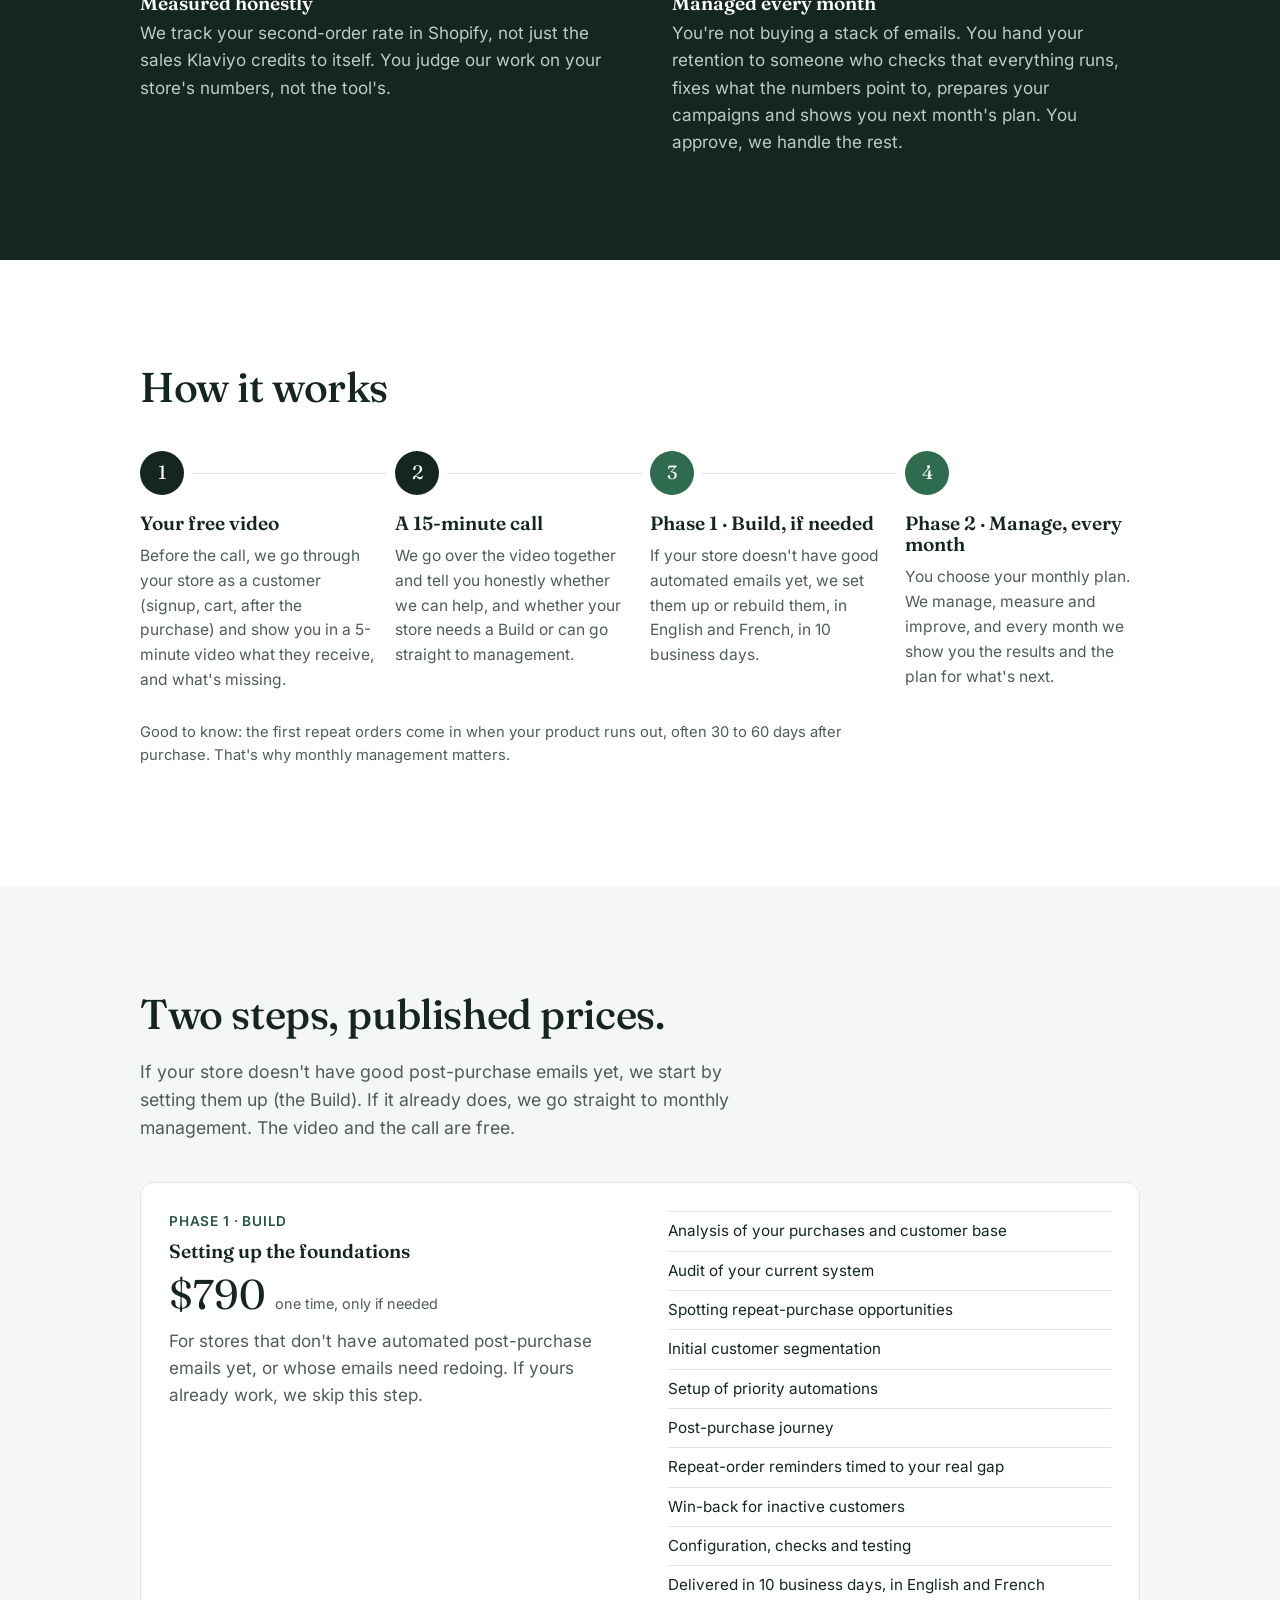
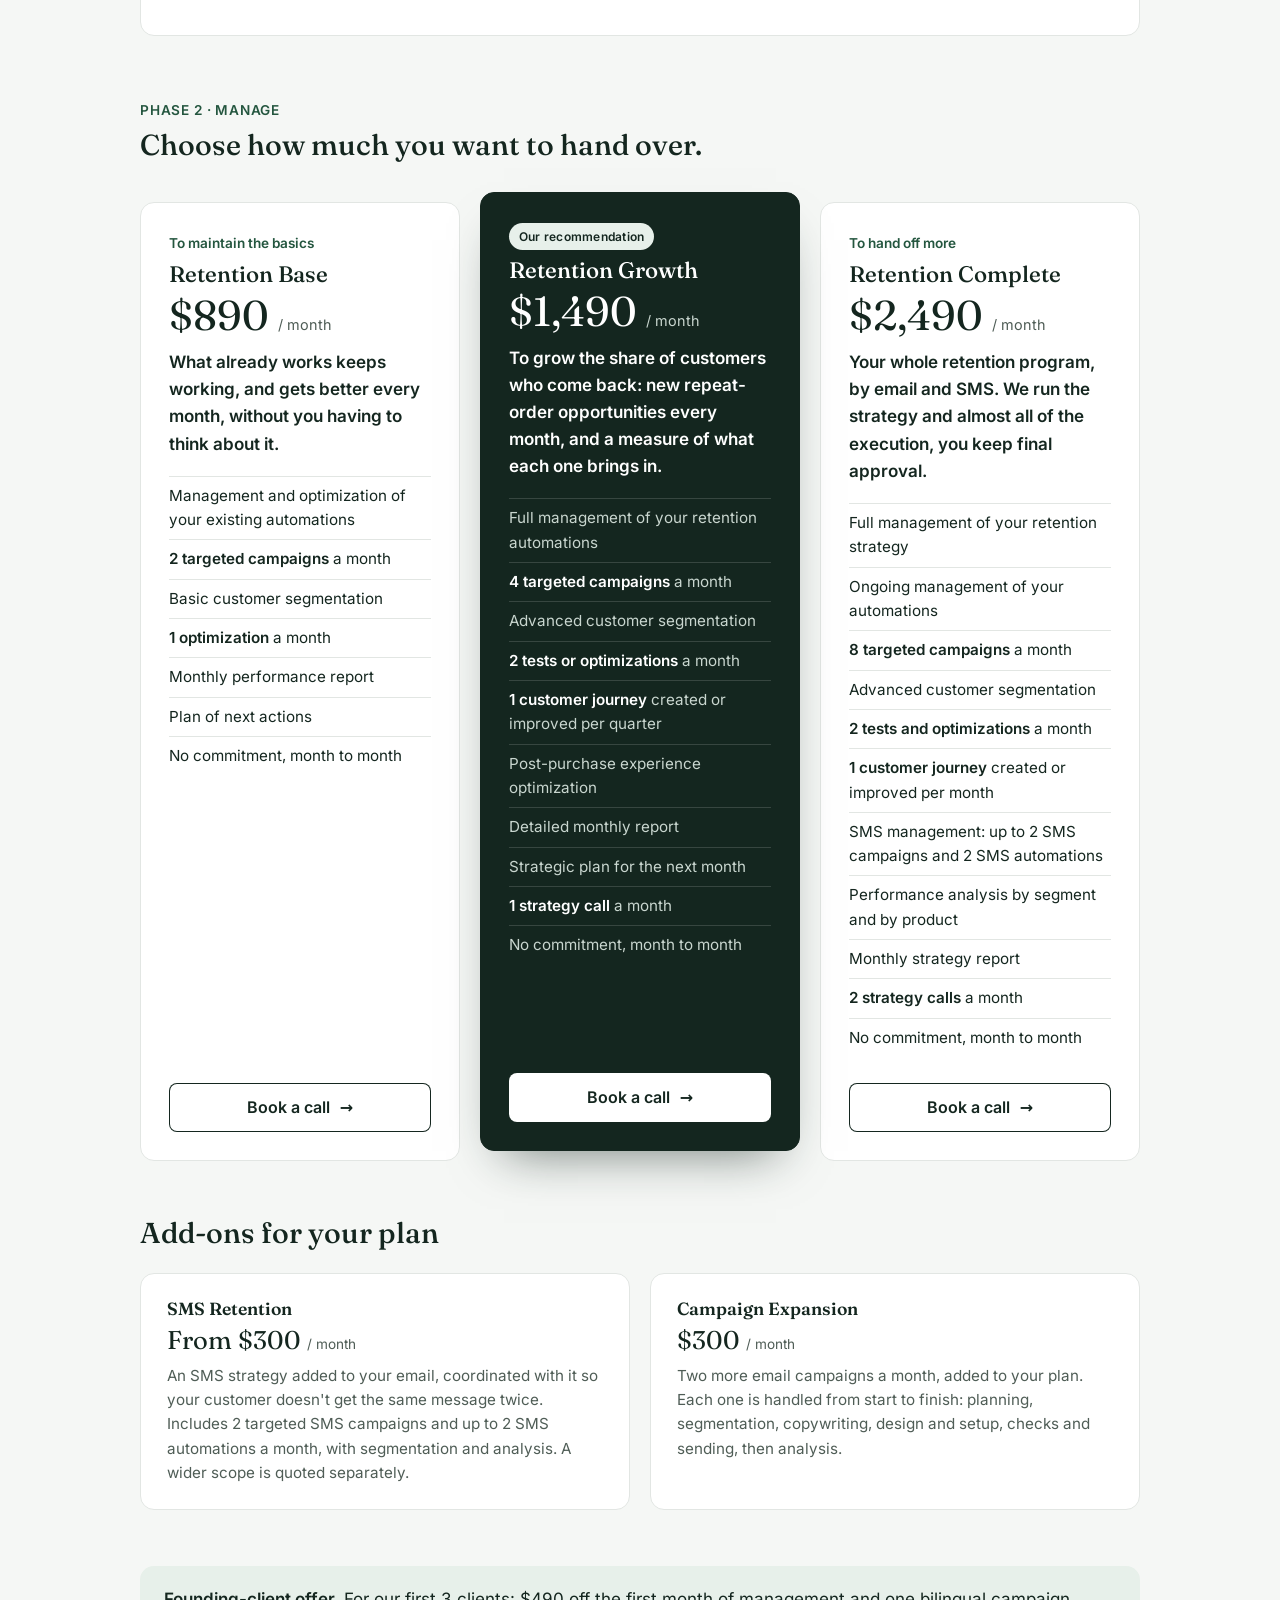
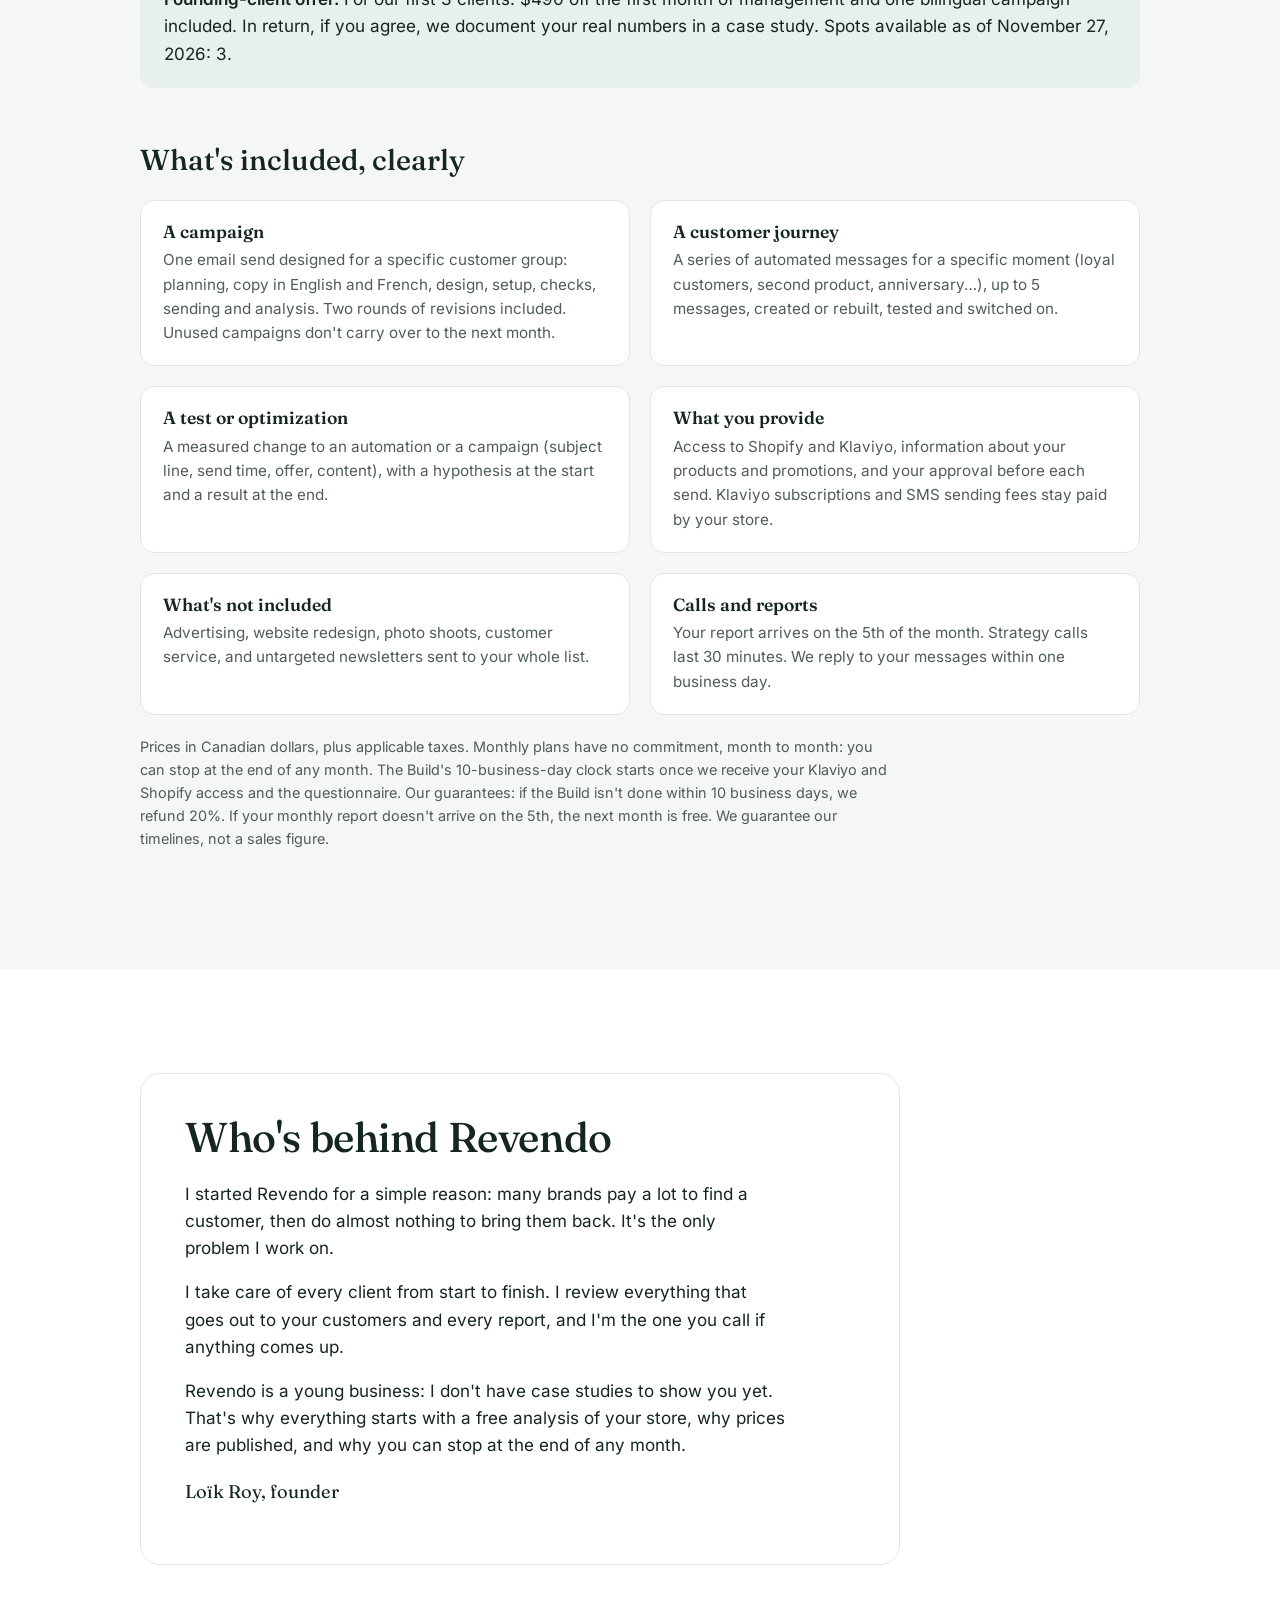
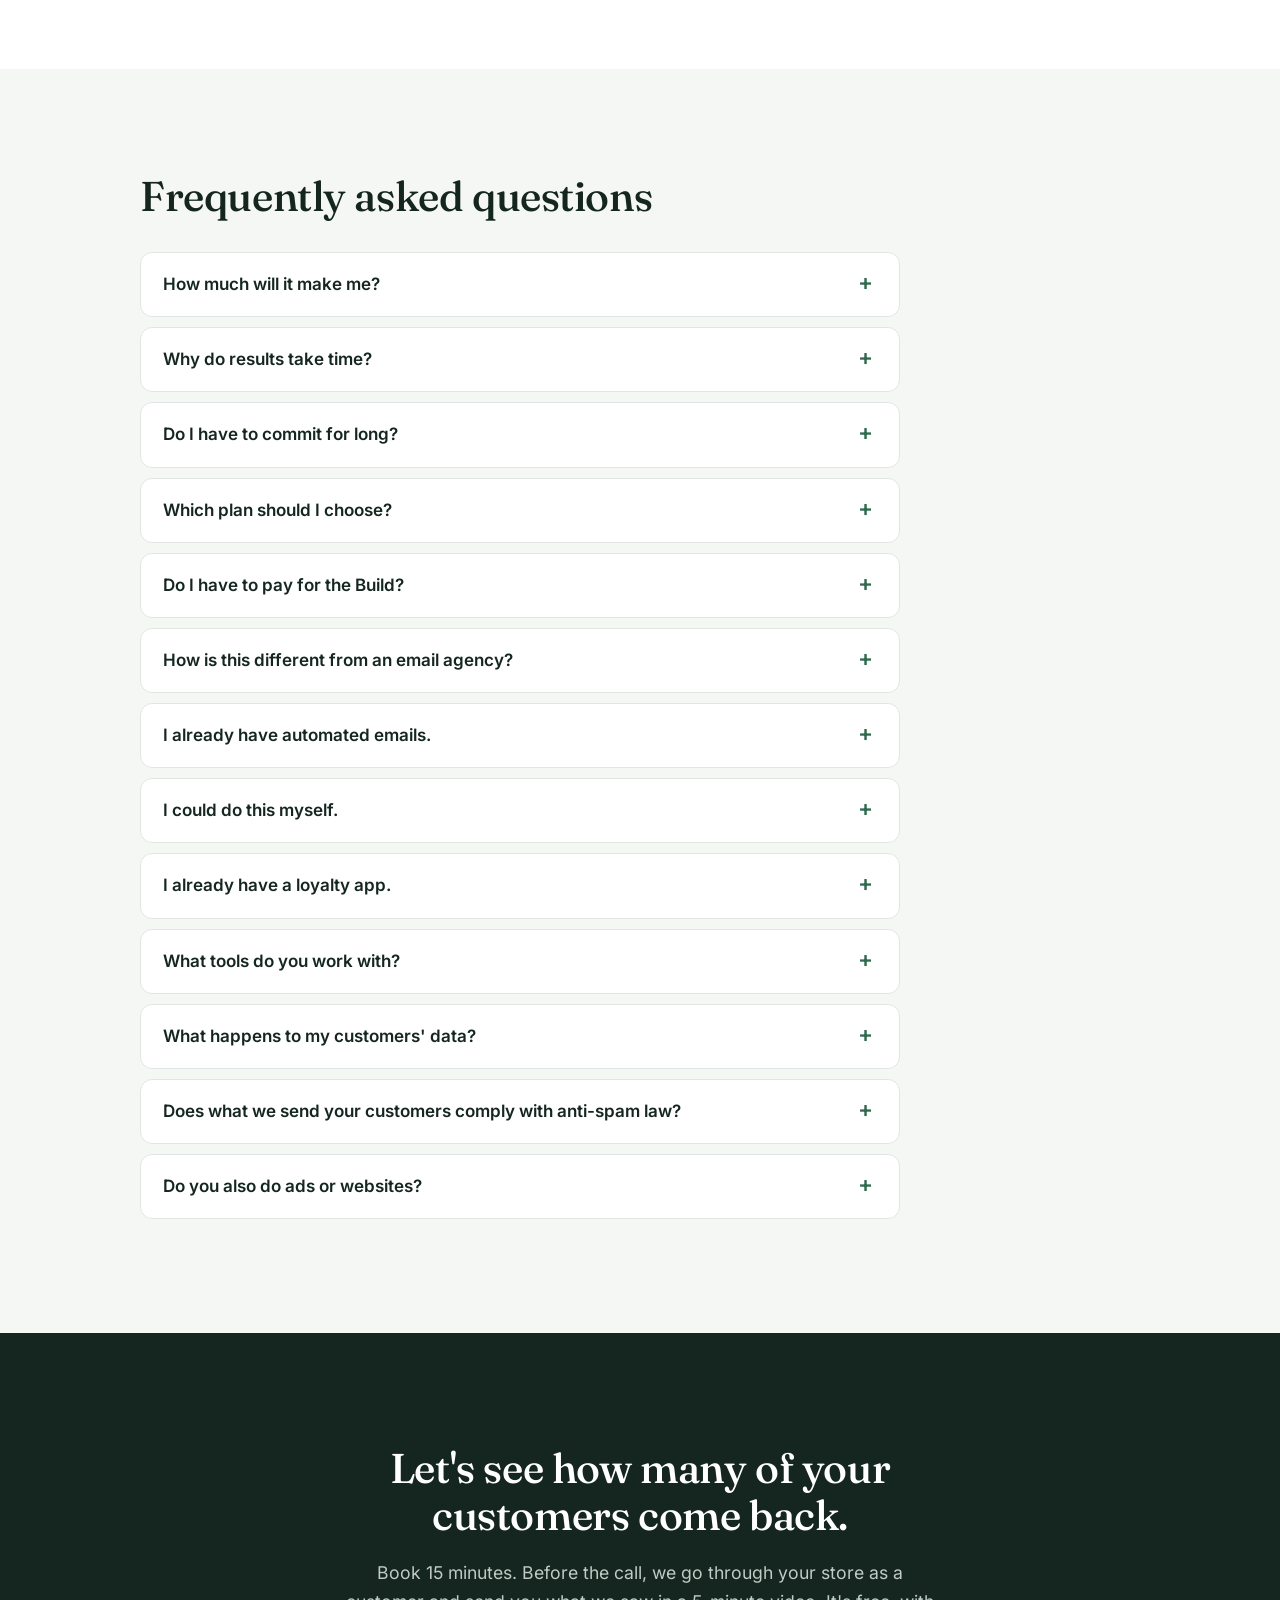
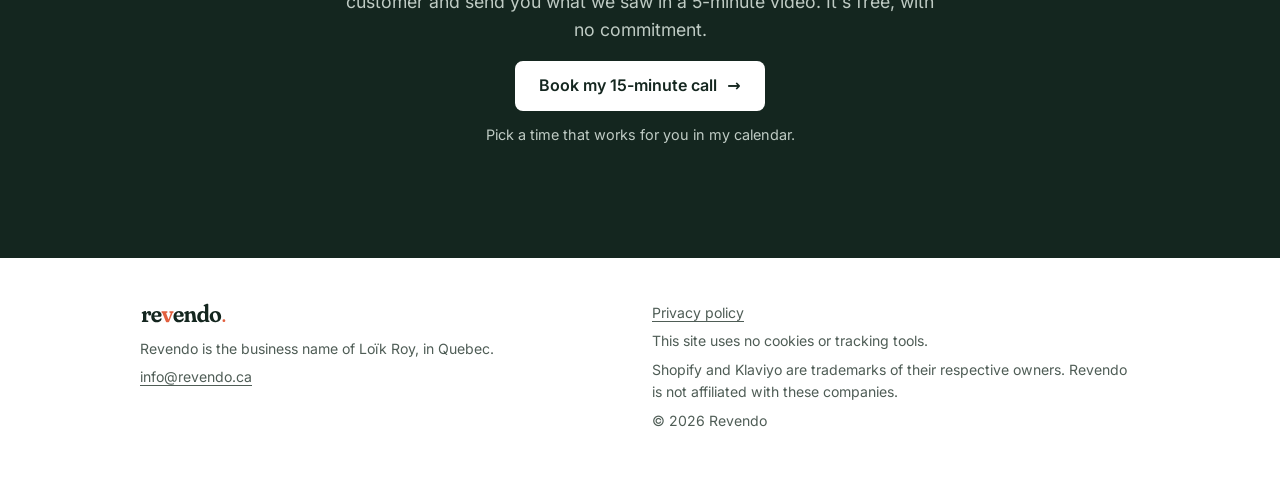
<file: en/index.html>
<!doctype html>
<html lang="en-CA">
<head>
  <meta charset="utf-8">
  <meta name="viewport" content="width=device-width, initial-scale=1">
  <title>Revendo | Bring customers back for Canadian Shopify stores</title>
  <meta name="description" content="Revendo manages retention for Canadian Shopify stores: repeat-order reminders timed right, targeted campaigns and monthly tracking of your second-order rate, in English and French. Published prices, no commitment.">
  <link rel="canonical" href="https://revendo.ca/en/">
  <link rel="alternate" hreflang="fr-CA" href="https://revendo.ca/">
  <link rel="alternate" hreflang="en-CA" href="https://revendo.ca/en/">
  <link rel="alternate" hreflang="x-default" href="https://revendo.ca/">
  <meta property="og:title" content="Your customers buy once. We take care of bringing them back.">
  <meta property="og:description" content="Repeat-order reminders timed right, targeted campaigns and second-order tracking, in English and French. Revendo manages your retention every month.">
  <meta property="og:url" content="https://revendo.ca/en/">
  <meta property="og:locale" content="en_CA">
  <meta property="og:type" content="website">
  <meta property="og:image" content="https://revendo.ca/assets/img/og-revendo-en.png">
  <meta property="og:image:width" content="1200">
  <meta property="og:image:height" content="630">
  <meta property="og:image:alt" content="Revendo: your customers buy once, we bring them back.">
  <meta property="og:site_name" content="Revendo">
  <meta name="twitter:card" content="summary_large_image">
  <meta name="theme-color" content="#FFFFFF">
  <link rel="icon" href="/assets/img/favicon.ico" sizes="any">
  <link rel="icon" href="/assets/img/favicon.svg" type="image/svg+xml">
  <link rel="apple-touch-icon" href="/assets/img/apple-touch-icon.png">
  <link rel="preload" href="/assets/fonts/fraunces.woff2" as="font" type="font/woff2" crossorigin>
  <script type="application/ld+json">{"@context": "https://schema.org", "@type": "ProfessionalService", "name": "Revendo", "url": "https://revendo.ca/en/", "inLanguage": "en-CA", "description": "Retention management for Canadian Shopify stores: repeat-order reminders, targeted campaigns and monthly tracking of the second-order rate, in English and French.", "email": "info@revendo.ca", "logo": "https://revendo.ca/assets/img/revendo-logo-vert.svg", "image": "https://revendo.ca/assets/img/og-revendo-en.png", "areaServed": {"@type": "Country", "name": "Canada"}, "availableLanguage": ["fr", "en"], "address": {"@type": "PostalAddress", "addressRegion": "QC", "addressCountry": "CA"}}</script>
  <link rel="stylesheet" href="/assets/style.css?v=10">
  <script>
    // Au rafraîchissement, on reste exactement à la même place sur la page.
    (function () {
      var cle = "revendo-defilement:" + location.pathname;
      var nav = performance.getEntriesByType && performance.getEntriesByType("navigation")[0];
      var recharge = nav ? nav.type === "reload" : (performance.navigation && performance.navigation.type === 1);
      if ("scrollRestoration" in history) history.scrollRestoration = "manual";
      function lire() { try { return sessionStorage.getItem(cle); } catch (e) { return null; } }
      function ecrire() { try { sessionStorage.setItem(cle, String(Math.round(window.scrollY))); } catch (e) {} }
      window.addEventListener("pagehide", ecrire);
      window.addEventListener("beforeunload", ecrire);
      if (!recharge) return;
      var y = parseInt(lire(), 10);
      if (isNaN(y)) return;
      // L'ancre (#reserver, #forfaits...) ne doit pas nous déplacer au rafraîchissement.
      if (location.hash) history.replaceState(null, "", location.pathname + location.search);
      var aller = function () {
        var html = document.documentElement, avant = html.style.scrollBehavior;
        html.style.scrollBehavior = "auto";
        window.scrollTo(0, y);
        html.style.scrollBehavior = avant;
      };
      aller();
      window.addEventListener("DOMContentLoaded", aller);
      window.addEventListener("load", function () { if (Math.abs(window.scrollY - y) > 2) aller(); });
    })();
  </script>
</head>
<body>
<div class="autre-langue" id="autre-langue" lang="fr" hidden>
  <a href="/" hreflang="fr-CA">Ce site est aussi offert en français <span aria-hidden="true">→</span></a>
  <button type="button" aria-label="Fermer">×</button>
</div>
<script>
  // Propose l'autre langue si le navigateur la préfère. Aucune redirection, rien n'est enregistré.
  (function () {
    var langues = navigator.languages || [navigator.language || ""];
    var premiere = (langues[0] || "").toLowerCase().slice(0, 2);
    if (premiere !== "fr") return;
    var b = document.getElementById("autre-langue");
    b.hidden = false;
    b.querySelector("button").onclick = function () { b.hidden = true; };
  })();
</script>

<header class="entete">
  <div class="conteneur">
    <a class="logo" href="/en/"><img src="/assets/img/revendo-logo-vert.svg" alt="Revendo" width="118" height="30"></a>
    <a class="lien-appel" href="#book">Book a call</a>
    <a class="langue" href="/" hreflang="fr-CA" lang="fr">Français</a>
  </div>
</header>

<main>

  <section class="heros">
    <div class="conteneur">
      <div class="heros-texte">
      <p class="etiquette">Managed retention for Canadian Shopify stores</p>
      <h1>Your customers buy once. <em>We take care of bringing them back.</em></h1>
      <p class="mene">Revendo manages your retention every month. We find in your orders the moment your customers are ready to reorder, reach them at that moment in English and French, and measure how many come back. You approve.</p>
      <a class="bouton" href="#book">Book my 15-minute call</a>
      <ul class="faits">
        <li>Free video of your store before the call</li><li>English and French</li><li>No commitment</li><li>Published prices</li>
      </ul>
      </div>
      <div class="heros-visuel" aria-hidden="true">
        <div class="carte-parcours">
          <div class="cp-tete"><span class="cp-point"></span>Post-purchase journey<span class="cp-marque">Atelier Sève</span></div>
          <ol class="cp-liste">
            <li class="cp-commande"><span class="cp-jour">Day 0</span><span class="cp-txt"><b>Order #1042</b>Julie · Night serum</span></li>
            <li><span class="cp-jour">Day 3</span><span class="cp-txt"><b>How-to tips</b>Email</span><span class="cp-etat">Sent</span></li>
            <li><span class="cp-jour">Day 10</span><span class="cp-txt"><b>Review request</b>Email</span><span class="cp-etat">Sent</span></li>
            <li class="cp-cle"><span class="cp-jour">Day 28</span><span class="cp-txt"><b>Repeat-order reminder</b>Timed to the real gap</span><span class="cp-etat">Sent</span></li>
            <li class="cp-commande cp-retour"><span class="cp-jour">Day 31</span><span class="cp-txt"><b>Order #1187</b>Second order</span></li>
          </ol>
          <div class="cp-pied"><span>Segment: new customers</span><span>FR · EN</span></div>
        </div>
        <p class="cp-note">Example for a fictional brand</p>
      </div>
    </div>
  </section>

  <!-- Who it's for: the avatar and the hungry crowd -->
  <section id="who">
    <div class="conteneur">
      <p class="etiquette">Who it's for</p>
      <h2>You sell a product that runs out. Your customers don't come back.</h2>
      <p class="categories"><span>Skin and body care</span><span>Coffee and tea</span><span>Supplements</span><span>Pet products</span><span>Natural household products</span></p>
      <div class="pour-qui">
        <div>
          <h3>Sound familiar?</h3>
          <ul class="paroles">
            <li>"My cost per customer eats my whole margin."</li>
            <li>"They love the product, but they don't reorder."</li>
            <li>"They end up reordering on Amazon."</li>
            <li>"Klaviyo is set up, but nobody has time to manage it."</li>
          </ul>
        </div>
        <div>
          <h3>This is for you if</h3>
          <ul class="coches">
            <li>Your brand is Canadian, your store runs on Shopify and you already have customers buying.</li>
            <li>You pay for Meta or Google ads to find customers.</li>
            <li>Your customers like the product, and your reviews show it.</li>
            <li>You want someone to take care of your customers after the sale, every month.</li>
          </ul>
          <h3 class="pas-pour">This isn't for you if</h3>
          <p>You sell things people buy once, like furniture or jewellery: reordering doesn't make sense there. Or your store just opened: you need customers before you can bring them back.</p>
        </div>
      </div>
    </div>
  </section>

  <!-- Proof: what we deliver. At launch, add a founding client's testimonial here (real only). -->
  <section id="examples">
    <div class="conteneur">
      <p class="etiquette">Our method</p>
      <h2>What we take care of, every month.</h2>
      <p class="mene">You take care of your products. We take care of what happens after the first order: what to send, to which group of customers, when, and how many customers came back.</p>
      <div class="piliers">
        <div class="pilier">
          <div class="num">1</div>
          <h3>We find when your customers reorder</h3>
          <p>We start from your orders: how many customers come back, after how many days, with which product, and how many have gone quiet. From that we build a plan, and customer groups to speak to differently.</p>
          <p class="outils-titre">What we take on</p>
          <ul><li>Retention strategy and action plan</li><li>Customer segmentation: new, loyal, dormant, by product, by language</li><li>Spotting repeat-purchase opportunities</li></ul>
        </div>
        <div class="pilier">
          <div class="num">2</div>
          <h3>We reach them at the right time</h3>
          <p>Every customer hears from you when they're ready to reorder, in their language. Not too early, not too late. We handle everything, and you approve before anything goes out.</p>
          <p class="outils-titre">What we take on</p>
          <ul><li>Managing and optimizing your automations</li><li>Post-purchase journey and repeat-order reminders timed to your real gap</li><li>Campaigns targeted by customer group</li><li>Win-back for dormant customers</li></ul>
        </div>
        <div class="pilier">
          <div class="num">3</div>
          <h3>We measure and adjust</h3>
          <p>Every month, we look at what worked, test, adjust and plan the next month. If your offer or shipping holds back reorders, we tell you.</p>
          <p class="outils-titre">What we take on</p>
          <ul><li>Performance analysis and monthly report</li><li>Tests and optimizations, with a hypothesis and a result</li><li>Plan of next actions</li></ul>
        </div>
      </div>
      <h3 class="exemple-titre">A concrete example: what a customer receives after buying</h3>
      <div class="exemples">
        <div class="exemple">
          <p class="quand"><strong>Day 3</strong>, after delivery</p>
          <div class="courriel">
            <div class="courriel-tete"><b>Atelier Sève</b>Your serum has arrived. Here's how to use it.</div>
            <div class="courriel-corps">
              <div class="marque">Atelier Sève</div>
              <p>Hi Julie,</p>
              <p>Thanks for your order. Two drops at night, on clean skin, is all you need. The bottle lasts about a month.</p>
            </div>
          </div>
        </div>
        <div class="exemple">
          <p class="quand"><strong>Day 10</strong>, while they're happy</p>
          <div class="courriel">
            <div class="courriel-tete"><b>Atelier Sève</b>A quick question about your serum</div>
            <div class="courriel-corps">
              <div class="marque">Atelier Sève</div>
              <p>Hi Julie,</p>
              <p>It's been a week. What do you think? Your review helps other customers choose.</p>
              <span class="faux-bouton">Leave a review</span>
            </div>
          </div>
        </div>
        <div class="exemple">
          <p class="quand"><strong>Day 28</strong>, the real gap found in your orders</p>
          <div class="courriel">
            <div class="courriel-tete"><b>Atelier Sève</b>Running low on your serum?</div>
            <div class="courriel-corps">
              <div class="marque">Atelier Sève</div>
              <p>Hi Julie,</p>
              <p>If your bottle is almost empty, you can reorder in two clicks. It arrives before you run out.</p>
              <span class="faux-bouton">Reorder my serum</span>
            </div>
          </div>
        </div>
      </div>
      <p class="note">Examples for a fictional brand. Every message also exists in French, and each customer gets their own language. Day 28 isn't a guess: it's the real gap found in the orders.</p>
    </div>
  </section>

  <section id="problem">
    <div class="conteneur">
      <h2>Your ads pay for the first order. Your profit is in the second.</h2>
      <p class="mene">Every new customer costs you ad spend. If they don't come back, that money paid for a single order: you pay again to win them back, or they reorder somewhere else.</p>
      <div class="deux-col">
        <div class="avant">
          <h3>Today</h3>
          <ol>
            <li>You pay for ads to find a customer.</li>
            <li>They buy once. They get an order confirmation, then nothing.</li>
            <li>Their product runs out. They've forgotten your brand, or they reorder elsewhere.</li>
            <li>You pay for ads again to bring them back. And you don't know how many customers come back.</li>
          </ol>
        </div>
        <div class="apres">
          <h3>With Revendo</h3>
          <ol>
            <li>After delivery, they get a thank-you and tips on using your product.</li>
            <li>When their product runs out, they get a reminder, on the day your customers actually reorder.</li>
            <li>Every month, targeted campaigns keep them close to your brand. All in their language.</li>
            <li>On the 5th of each month, you see how many customers came back, in your Shopify numbers.</li>
          </ol>
        </div>
      </div>
      <p class="phrase">Pay for the ad once. Sell twice.</p>
    </div>
  </section>

  <section id="why">
    <div class="conteneur">
      <h2>Why Revendo</h2>
      <p class="mene">We work on one problem: customers who buy once and never come back. And the same person takes care of your store every month, from working out your reorder gap to the report on the 5th.</p>
      <div class="liste-2">
        <div>
          <h3>Right on time, for real</h3>
          <p>We calculate from your orders the real gap between first and second purchase, product by product. Ready-made templates don't know your customer reorders on day 34.</p>
        </div>
        <div>
          <h3>In the customer's language</h3>
          <p>Every message is written in English and Quebec French by a person, not machine-translated. Every customer gets their own language.</p>
        </div>
        <div>
          <h3>Measured honestly</h3>
          <p>We track your second-order rate in Shopify, not just the sales Klaviyo credits to itself. You judge our work on your store's numbers, not the tool's.</p>
        </div>
        <div>
          <h3>Managed every month</h3>
          <p>You're not buying a stack of emails. You hand your retention to someone who checks that everything runs, fixes what the numbers point to, prepares your campaigns and shows you next month's plan. You approve, we handle the rest.</p>
        </div>
      </div>
    </div>
  </section>

  <section id="steps">
    <div class="conteneur">
      <h2>How it works</h2>
      <ol class="etapes">
        <li><h3>Your free video</h3><p>Before the call, we go through your store as a customer (signup, cart, after the purchase) and show you in a 5-minute video what they receive, and what's missing.</p></li>
        <li><h3>A 15-minute call</h3><p>We go over the video together and tell you honestly whether we can help, and whether your store needs a Build or can go straight to management.</p></li>
        <li><h3>Phase 1 · Build, if needed</h3><p>If your store doesn't have good automated emails yet, we set them up or rebuild them, in English and French, in 10 business days.</p></li>
        <li><h3>Phase 2 · Manage, every month</h3><p>You choose your monthly plan. We manage, measure and improve, and every month we show you the results and the plan for what's next.</p></li>
      </ol>
      <p class="note">Good to know: the first repeat orders come in when your product runs out, often 30 to 60 days after purchase. That's why monthly management matters.</p>
    </div>
  </section>

  <!-- Plans: Phase 1 Build (if needed), Phase 2 Manage (3 plans), add-ons -->
  <section id="packages">
    <div class="conteneur">
      <h2>Two steps, published prices.</h2>
      <p class="mene">If your store doesn't have good post-purchase emails yet, we start by setting them up (the Build). If it already does, we go straight to monthly management. The video and the call are free.</p>

      <div class="phase">
        <div class="phase-tete">
          <p class="phase-num">Phase 1 · Build</p>
          <h3>Setting up the foundations</h3>
          <div class="prix">$790 <small>one time, only if needed</small></div>
          <p>For stores that don't have automated post-purchase emails yet, or whose emails need redoing. If yours already work, we skip this step.</p>
        </div>
        <ul class="phase-liste">
          <li>Analysis of your purchases and customer base</li>
          <li>Audit of your current system</li>
          <li>Spotting repeat-purchase opportunities</li>
          <li>Initial customer segmentation</li>
          <li>Setup of priority automations</li>
          <li>Post-purchase journey</li>
          <li>Repeat-order reminders timed to your real gap</li>
          <li>Win-back for inactive customers</li>
          <li>Configuration, checks and testing</li>
          <li>Delivered in 10 business days, in English and French</li>
        </ul>
      </div>

      <p class="phase-num phase-2">Phase 2 · Manage</p>
      <h3 class="phase-titre">Choose how much you want to hand over.</h3>
      <div class="forfaits">
        <article class="forfait">
          <div class="reco-mot">To maintain the basics</div>
          <h3>Retention Base</h3>
          <div class="prix">$890 <small>/ month</small></div>
          <p class="resultat">What already works keeps working, and gets better every month, without you having to think about it.</p>
          <ul>
            <li>Management and optimization of your existing automations</li>
            <li><strong>2 targeted campaigns</strong> a month</li>
            <li>Basic customer segmentation</li>
            <li><strong>1 optimization</strong> a month</li>
            <li>Monthly performance report</li>
            <li>Plan of next actions</li>
            <li>No commitment, month to month</li>
          </ul>
          <a class="bouton" href="#book">Book a call</a>
        </article>
        <article class="forfait reco">
          <div class="reco-mot">Our recommendation</div>
          <h3>Retention Growth</h3>
          <div class="prix">$1,490 <small>/ month</small></div>
          <p class="resultat">To grow the share of customers who come back: new repeat-order opportunities every month, and a measure of what each one brings in.</p>
          <ul>
            <li>Full management of your retention automations</li>
            <li><strong>4 targeted campaigns</strong> a month</li>
            <li>Advanced customer segmentation</li>
            <li><strong>2 tests or optimizations</strong> a month</li>
            <li><strong>1 customer journey</strong> created or improved per quarter</li>
            <li>Post-purchase experience optimization</li>
            <li>Detailed monthly report</li>
            <li>Strategic plan for the next month</li>
            <li><strong>1 strategy call</strong> a month</li>
            <li>No commitment, month to month</li>
          </ul>
          <a class="bouton" href="#book">Book a call</a>
        </article>
        <article class="forfait">
          <div class="reco-mot">To hand off more</div>
          <h3>Retention Complete</h3>
          <div class="prix">$2,490 <small>/ month</small></div>
          <p class="resultat">Your whole retention program, by email and SMS. We run the strategy and almost all of the execution, you keep final approval.</p>
          <ul>
            <li>Full management of your retention strategy</li>
            <li>Ongoing management of your automations</li>
            <li><strong>8 targeted campaigns</strong> a month</li>
            <li>Advanced customer segmentation</li>
            <li><strong>2 tests and optimizations</strong> a month</li>
            <li><strong>1 customer journey</strong> created or improved per month</li>
            <li>SMS management: up to 2 SMS campaigns and 2 SMS automations</li>
            <li>Performance analysis by segment and by product</li>
            <li>Monthly strategy report</li>
            <li><strong>2 strategy calls</strong> a month</li>
            <li>No commitment, month to month</li>
          </ul>
          <a class="bouton" href="#book">Book a call</a>
        </article>
      </div>

      <h3 class="phase-titre">Add-ons for your plan</h3>
      <div class="options">
        <div class="option">
          <h4>SMS Retention</h4>
          <div class="prix-option">From $300 <small>/ month</small></div>
          <p>An SMS strategy added to your email, coordinated with it so your customer doesn't get the same message twice. Includes 2 targeted SMS campaigns and up to 2 SMS automations a month, with segmentation and analysis. A wider scope is quoted separately.</p>
        </div>
        <div class="option">
          <h4>Campaign Expansion</h4>
          <div class="prix-option">$300 <small>/ month</small></div>
          <p>Two more email campaigns a month, added to your plan. Each one is handled from start to finish: planning, segmentation, copywriting, design and setup, checks and sending, then analysis.</p>
        </div>
      </div>

      <div class="fondateurs">
        <p><strong>Founding-client offer.</strong> For our first 3 clients: $490 off the first month of management and one bilingual campaign included. In return, if you agree, we document your real numbers in a case study. Spots available as of November 27, 2026: 3.</p>
      </div>

      <h3 class="phase-titre">What's included, clearly</h3>
      <div class="liste-2 perimetre">
        <div>
          <h4>A campaign</h4>
          <p>One email send designed for a specific customer group: planning, copy in English and French, design, setup, checks, sending and analysis. Two rounds of revisions included. Unused campaigns don't carry over to the next month.</p>
        </div>
        <div>
          <h4>A customer journey</h4>
          <p>A series of automated messages for a specific moment (loyal customers, second product, anniversary…), up to 5 messages, created or rebuilt, tested and switched on.</p>
        </div>
        <div>
          <h4>A test or optimization</h4>
          <p>A measured change to an automation or a campaign (subject line, send time, offer, content), with a hypothesis at the start and a result at the end.</p>
        </div>
        <div>
          <h4>What you provide</h4>
          <p>Access to Shopify and Klaviyo, information about your products and promotions, and your approval before each send. Klaviyo subscriptions and SMS sending fees stay paid by your store.</p>
        </div>
        <div>
          <h4>What's not included</h4>
          <p>Advertising, website redesign, photo shoots, customer service, and untargeted newsletters sent to your whole list.</p>
        </div>
        <div>
          <h4>Calls and reports</h4>
          <p>Your report arrives on the 5th of the month. Strategy calls last 30 minutes. We reply to your messages within one business day.</p>
        </div>
      </div>

      <p class="petit">Prices in Canadian dollars, plus applicable taxes. Monthly plans have no commitment, month to month: you can stop at the end of any month. The Build's 10-business-day clock starts once we receive your Klaviyo and Shopify access and the questionnaire. Our guarantees: if the Build isn't done within 10 business days, we refund 20%. If your monthly report doesn't arrive on the 5th, the next month is free. We guarantee our timelines, not a sales figure.</p>
    </div>
  </section>

  <section class="qui" id="about">
    <div class="conteneur">
      <!-- Photo : ajouter <img class="photo" src="/assets/loik.jpg" alt="Loïk Roy"> ici, la mise en page s'ajuste toute seule -->
      <div>
        <h2>Who's behind Revendo</h2>
        <p>I started Revendo for a simple reason: many brands pay a lot to find a customer, then do almost nothing to bring them back. It's the only problem I work on.</p>
        <p>I take care of every client from start to finish. I review everything that goes out to your customers and every report, and I'm the one you call if anything comes up.</p>
        <p>Revendo is a young business: I don't have case studies to show you yet. That's why everything starts with a free analysis of your store, why prices are published, and why you can stop at the end of any month.</p>
        <p class="signature">Loïk Roy, founder</p>
      </div>
    </div>
  </section>

  <section id="faq">
    <div class="conteneur">
      <h2>Frequently asked questions</h2>
      <div class="faq">
        <details>
          <summary>How much will it make me?</summary>
          <p>We don't promise an amount: it depends on your product, your customers and your ads, and nobody honest can put a number on it in advance. What we promise: measure your starting point in Shopify (the share of your customers who place a second order, and after how many days), track the same numbers every month, and always keep them separate from the sales Klaviyo credits to itself.</p>
        </details>
        <details>
          <summary>Why do results take time?</summary>
          <p>Because the reminder goes out when your product runs out. If a jar lasts 30 days, the first repeat order comes around 30 days after purchase. That's why we measure month after month, not in the first week.</p>
        </details>
        <details>
          <summary>Do I have to commit for long?</summary>
          <p>No. Your store analysis is free, with no commitment. The Build is paid once, and only if it's needed. Monthly plans have no commitment, month to month: you can stop at the end of any month. You can switch plans from one month to the next.</p>
        </details>
        <details>
          <summary>Which plan should I choose?</summary>
          <p>Base if you already have good basics and want them maintained and improved. Growth if you want to actively grow your retention: it's the one we recommend to most stores. Complete if you want to hand off the strategy and almost all of the execution, SMS included. We'll make a recommendation on the call, based on what we see in your store.</p>
        </details>
        <details>
          <summary>Do I have to pay for the Build?</summary>
          <p>Only if your system needs it. If your automations and segmentation are already well developed, we go straight to monthly management. The free analysis is how we find out.</p>
        </details>
        <details>
          <summary>How is this different from an email agency?</summary>
          <p>An email agency delivers emails. We work on one question: do your customers come back? We start from your numbers, manage your automated emails, campaigns and customer groups, measure your second-order rate every month and adjust what isn't working. We also tell you when the problem is elsewhere, like your offer or shipping.</p>
        </details>
        <details>
          <summary>I already have automated emails.</summary>
          <p>Great, we start from there. The analysis shows what already brings your customers back, what to fix and what's missing. If your system is developed enough, there's no Build: we go straight to management.</p>
        </details>
        <details>
          <summary>I could do this myself.</summary>
          <p>You could, the tools are accessible. What's usually missing is the time to manage it every month: working out the reorder gap, writing in both languages, testing, measuring. If you have that time, you don't need us. The free analysis at least shows you where to start.</p>
        </details>
        <details>
          <summary>I already have a loyalty app.</summary>
          <p>Points don't do much if nobody reminds the customer to come back. We put your program in front of customers at the right moment, so it actually gets used.</p>
        </details>
        <details>
          <summary>What tools do you work with?</summary>
          <p>We work in your Shopify store and in your Klaviyo account, which is how we reach your customers by email and SMS. If you don't have Klaviyo yet, we'll talk about it on the call.</p>
        </details>
        <details>
          <summary>What happens to my customers' data?</summary>
          <p>We work with a user account created for us, never your passwords. We sign a confidentiality agreement, and access is removed when we stop working together.</p>
        </details>
        <details>
          <summary>Does what we send your customers comply with anti-spam law?</summary>
          <p>Every email and SMS includes the information CASL requires: your business name, contact information (including your mailing address, directly or through a link) and a way to unsubscribe. You remain responsible for your list's consent. We flag anything that looks doubtful.</p>
        </details>
        <details>
          <summary>Do you also do ads or websites?</summary>
          <p>No. We handle what happens after the first purchase: bringing your customer back. No ads, no website redesign, no untargeted newsletters blasted to your whole list.</p>
        </details>
      </div>
    </div>
  </section>

  <section class="final" id="book">
    <div class="conteneur">
      <h2>Let's see how many of your customers come back.</h2>
      <p class="mene">Book 15 minutes. Before the call, we go through your store as a customer and send you what we saw in a 5-minute video. It's free, with no commitment.</p>
      <a class="bouton" href="#book">Book my 15-minute call</a>
      <span class="sous-bouton">Pick a time that works for you in my calendar.</span>
    </div>
  </section>

</main>

<footer class="pied">
  <div class="conteneur">
    <div>
      <img src="/assets/img/revendo-logo-vert.svg" alt="Revendo" width="87" height="22">
      <p>Revendo is the business name of Loïk Roy, in Quebec.</p>
      <p><a href="mailto:info@revendo.ca">info@revendo.ca</a></p>
    </div>
    <div>
      <p><a href="/en/privacy/">Privacy policy</a></p>
      <p>This site uses no cookies or tracking tools.</p>
      <p>Shopify and Klaviyo are trademarks of their respective owners. Revendo is not affiliated with these companies.</p>
      <p>© 2026 Revendo</p>
    </div>
  </div>
</footer>

<script>
  // Booking link: one place to fill in.
  const BOOKING = "https://cal.com/revendo/entrevue";
  if (BOOKING) {
    document.querySelectorAll('a[href="#book"]').forEach(a => {
      a.href = BOOKING; a.target = "_blank"; a.rel = "noopener";
    });
  }
</script>
</body>
</html>
</file>
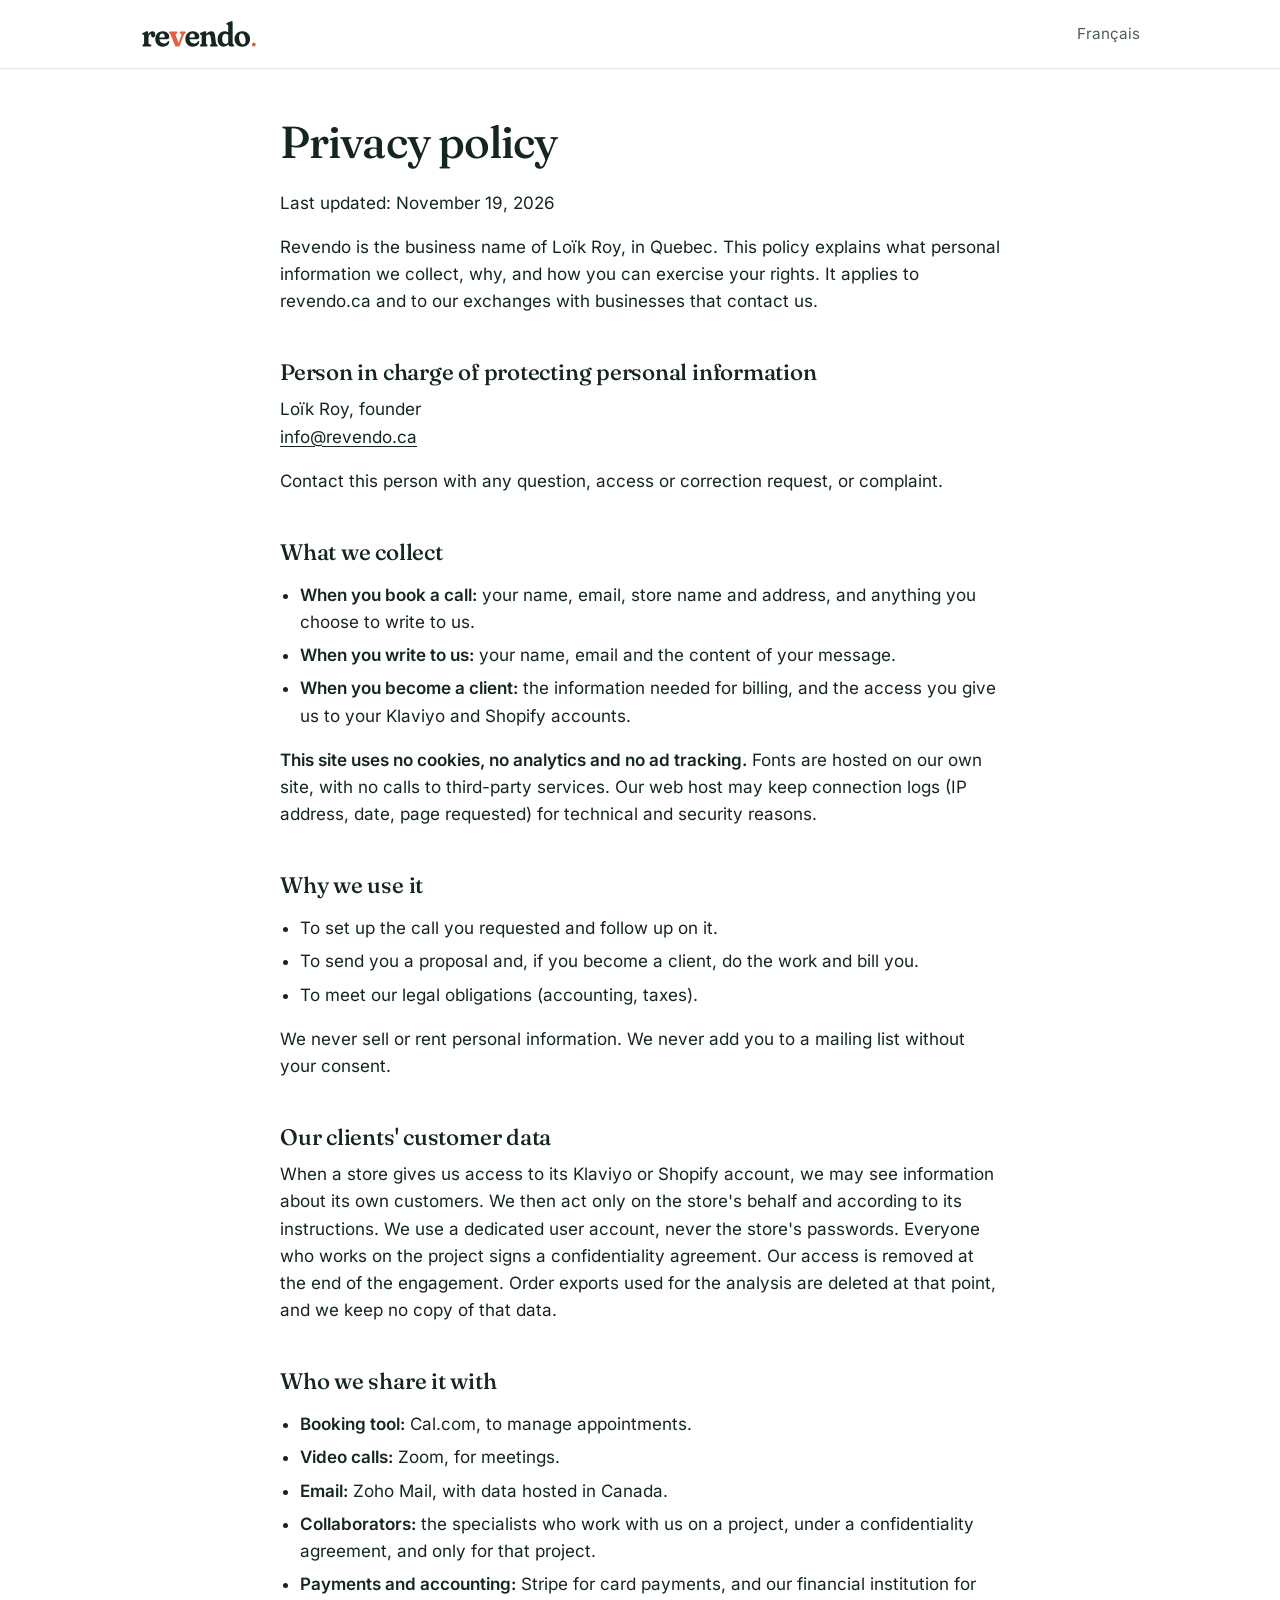
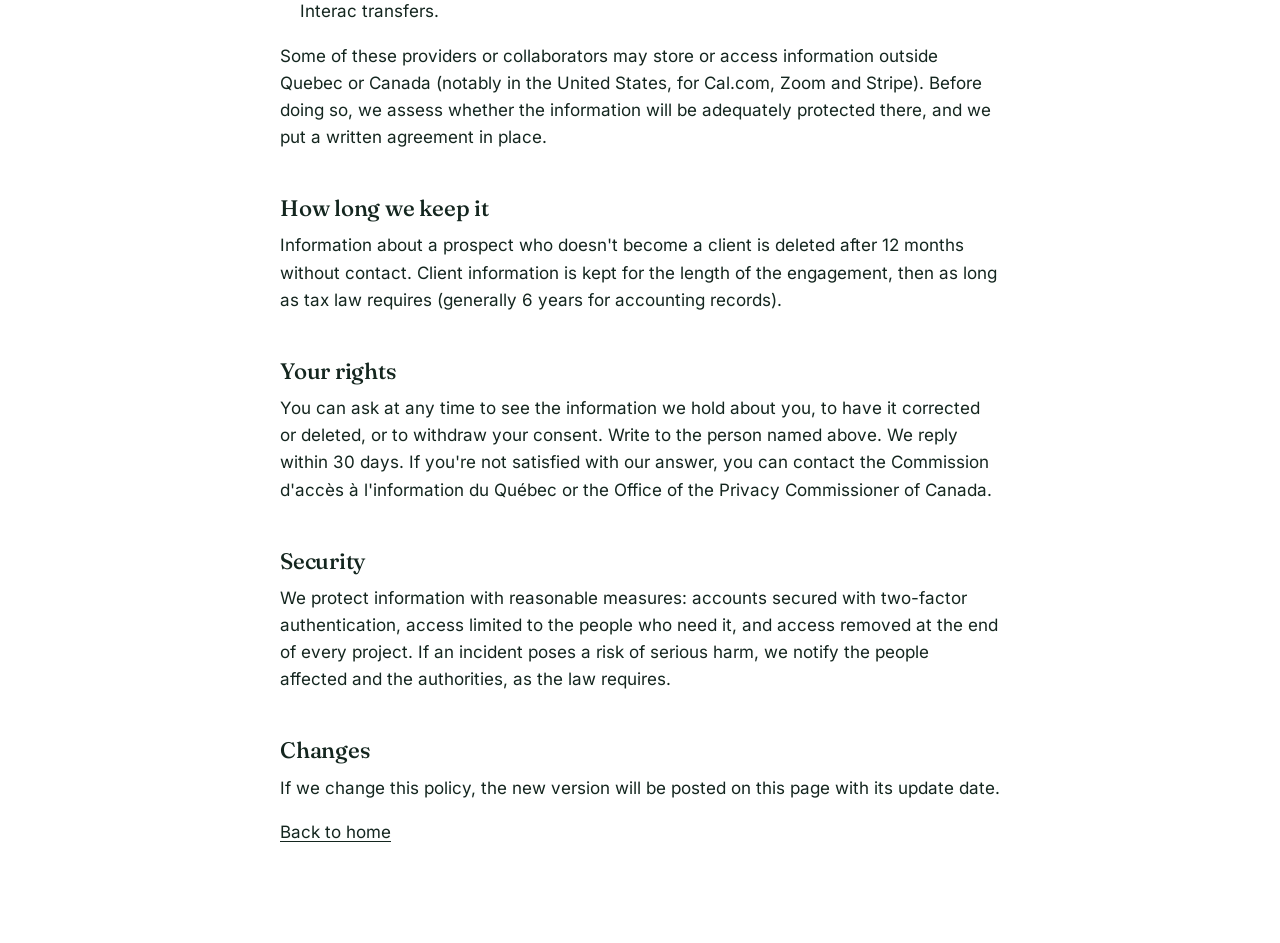
<file: en/privacy/index.html>
<!doctype html>
<html lang="en-CA">
<head>
  <meta charset="utf-8">
  <meta name="viewport" content="width=device-width, initial-scale=1">
  <title>Privacy policy | Revendo</title>
  <link rel="canonical" href="https://revendo.ca/en/privacy/">
  <link rel="alternate" hreflang="fr-CA" href="https://revendo.ca/confidentialite/">
  <link rel="alternate" hreflang="en-CA" href="https://revendo.ca/en/privacy/">
  <link rel="icon" href="/assets/img/favicon.ico" sizes="any">
  <link rel="icon" href="/assets/img/favicon.svg" type="image/svg+xml">
  <link rel="stylesheet" href="/assets/style.css?v=10">
  <script>
    // Au rafraîchissement, on reste exactement à la même place sur la page.
    (function () {
      var cle = "revendo-defilement:" + location.pathname;
      var nav = performance.getEntriesByType && performance.getEntriesByType("navigation")[0];
      var recharge = nav ? nav.type === "reload" : (performance.navigation && performance.navigation.type === 1);
      if ("scrollRestoration" in history) history.scrollRestoration = "manual";
      function lire() { try { return sessionStorage.getItem(cle); } catch (e) { return null; } }
      function ecrire() { try { sessionStorage.setItem(cle, String(Math.round(window.scrollY))); } catch (e) {} }
      window.addEventListener("pagehide", ecrire);
      window.addEventListener("beforeunload", ecrire);
      if (!recharge) return;
      var y = parseInt(lire(), 10);
      if (isNaN(y)) return;
      // L'ancre (#reserver, #forfaits...) ne doit pas nous déplacer au rafraîchissement.
      if (location.hash) history.replaceState(null, "", location.pathname + location.search);
      var aller = function () {
        var html = document.documentElement, avant = html.style.scrollBehavior;
        html.style.scrollBehavior = "auto";
        window.scrollTo(0, y);
        html.style.scrollBehavior = avant;
      };
      aller();
      window.addEventListener("DOMContentLoaded", aller);
      window.addEventListener("load", function () { if (Math.abs(window.scrollY - y) > 2) aller(); });
    })();
  </script>
</head>
<body>
<header class="entete">
  <div class="conteneur">
    <a class="logo" href="/en/"><img src="/assets/img/revendo-logo-vert.svg" alt="Revendo" width="118" height="30"></a>
    <a class="langue" href="/confidentialite/" hreflang="fr-CA" lang="fr">Français</a>
  </div>
</header>
<main>
<section class="texte-legal">
<div class="conteneur">
  <h1>Privacy policy</h1>
  <p>Last updated: November 19, 2026</p>

  <p>Revendo is the business name of Loïk Roy, in Quebec. This policy explains what personal information we collect, why, and how you can exercise your rights. It applies to revendo.ca and to our exchanges with businesses that contact us.</p>

  <h2>Person in charge of protecting personal information</h2>
  <p>Loïk Roy, founder<br><a href="mailto:info@revendo.ca">info@revendo.ca</a></p>
  <p>Contact this person with any question, access or correction request, or complaint.</p>

  <h2>What we collect</h2>
  <ul>
    <li><strong>When you book a call:</strong> your name, email, store name and address, and anything you choose to write to us.</li>
    <li><strong>When you write to us:</strong> your name, email and the content of your message.</li>
    <li><strong>When you become a client:</strong> the information needed for billing, and the access you give us to your Klaviyo and Shopify accounts.</li>
  </ul>
  <p><strong>This site uses no cookies, no analytics and no ad tracking.</strong> Fonts are hosted on our own site, with no calls to third-party services. Our web host may keep connection logs (IP address, date, page requested) for technical and security reasons.</p>

  <h2>Why we use it</h2>
  <ul>
    <li>To set up the call you requested and follow up on it.</li>
    <li>To send you a proposal and, if you become a client, do the work and bill you.</li>
    <li>To meet our legal obligations (accounting, taxes).</li>
  </ul>
  <p>We never sell or rent personal information. We never add you to a mailing list without your consent.</p>

  <h2>Our clients' customer data</h2>
  <p>When a store gives us access to its Klaviyo or Shopify account, we may see information about its own customers. We then act only on the store's behalf and according to its instructions. We use a dedicated user account, never the store's passwords. Everyone who works on the project signs a confidentiality agreement. Our access is removed at the end of the engagement. Order exports used for the analysis are deleted at that point, and we keep no copy of that data.</p>

  <h2>Who we share it with</h2>
  <ul>
    <li><strong>Booking tool:</strong> Cal.com, to manage appointments.</li>
    <li><strong>Video calls:</strong> Zoom, for meetings.</li>
    <li><strong>Email:</strong> Zoho Mail, with data hosted in Canada.</li>
    <li><strong>Collaborators:</strong> the specialists who work with us on a project, under a confidentiality agreement, and only for that project.</li>
    <li><strong>Payments and accounting:</strong> Stripe for card payments, and our financial institution for Interac transfers.</li>
  </ul>
  <p>Some of these providers or collaborators may store or access information outside Quebec or Canada (notably in the United States, for Cal.com, Zoom and Stripe). Before doing so, we assess whether the information will be adequately protected there, and we put a written agreement in place.</p>

  <h2>How long we keep it</h2>
  <p>Information about a prospect who doesn't become a client is deleted after 12 months without contact. Client information is kept for the length of the engagement, then as long as tax law requires (generally 6 years for accounting records).</p>

  <h2>Your rights</h2>
  <p>You can ask at any time to see the information we hold about you, to have it corrected or deleted, or to withdraw your consent. Write to the person named above. We reply within 30 days. If you're not satisfied with our answer, you can contact the Commission d'accès à l'information du Québec or the Office of the Privacy Commissioner of Canada.</p>

  <h2>Security</h2>
  <p>We protect information with reasonable measures: accounts secured with two-factor authentication, access limited to the people who need it, and access removed at the end of every project. If an incident poses a risk of serious harm, we notify the people affected and the authorities, as the law requires.</p>

  <h2>Changes</h2>
  <p>If we change this policy, the new version will be posted on this page with its update date.</p>

  <p><a href="/en/">Back to home</a></p>
</div>
</section>
</main>
</body>
</html>
</file>
<file: assets/style.css>
/* Revendo : une seule feuille de style pour toutes les pages.
   Palette tirée du logo : crème, vert forêt, terracotta (bouton seulement). */

@font-face {
  font-family: "Fraunces";
  src: url("/assets/fonts/fraunces.woff2") format("woff2");
  font-weight: 100 900;
  font-display: swap;
}
@font-face {
  font-family: "Inter";
  src: url("/assets/fonts/inter.woff2") format("woff2");
  font-weight: 100 900;
  font-display: swap;
}

:root {
  --vert: #14261F;
  --creme: #F4F1EA;
  --papier: #FBF9F4;
  --terra: #E2603F;
  --terra-fonce: #C24E30;
  --doux: #4F5D56;
  --ligne: #D9D2C3;
  --max: 1040px;
  --titre: "Fraunces", Georgia, "Times New Roman", serif;
  --corps: "Inter", system-ui, -apple-system, "Segoe UI", sans-serif;
}

*, *::before, *::after { box-sizing: border-box; }
html { -webkit-text-size-adjust: 100%; scroll-behavior: smooth; }
body {
  margin: 0; background: var(--creme); color: var(--vert);
  font-family: var(--corps); font-size: 17px; line-height: 1.6;
}
img { max-width: 100%; display: block; }
a { color: inherit; text-underline-offset: 3px; }
h1, h2, h3 { font-family: var(--titre); font-weight: 500; line-height: 1.12; margin: 0 0 .5em; font-optical-sizing: auto; }
h1 { font-size: clamp(2.5rem, 6vw, 4.4rem); letter-spacing: -0.02em; }
h2 { font-size: clamp(1.8rem, 3.6vw, 2.6rem); letter-spacing: -0.01em; }
h3 { font-size: 1.2rem; font-weight: 600; }
p { margin: 0 0 1em; }
strong { font-weight: 600; }

.conteneur { max-width: var(--max); margin: 0 auto; padding: 0 20px; }
section { padding: 88px 0; border-top: 1px solid var(--ligne); }
.mene { max-width: 600px; color: var(--doux); font-size: 1.1rem; }
.etiquette { font-size: .85rem; font-weight: 600; letter-spacing: .06em; text-transform: uppercase; color: var(--doux); margin-bottom: 14px; }

/* Brouillon et passages à remplacer (à retirer au lancement) */
.brouillon { background: #FFE9A8; color: #3B2F00; text-align: center; font-size: .88rem; padding: 7px 16px; }
.todo { background: #FFF1B8; color: #3B2F00; box-shadow: 0 0 0 2px #FFF1B8; }

/* Le bouton : une seule action sur tout le site */
.bouton {
  display: inline-block; background: var(--terra); color: #fff; text-decoration: none;
  font-weight: 600; padding: 15px 26px; border-radius: 4px; font-size: 1rem; line-height: 1.2;
}
.bouton:hover { background: var(--terra-fonce); }
a:focus-visible, summary:focus-visible { outline: 3px solid var(--vert); outline-offset: 3px; }
.sous-bouton { display: block; margin-top: 12px; font-size: .9rem; color: var(--doux); }

/* En-tête */
.entete .conteneur { display: flex; align-items: center; gap: 28px; height: 76px; }
.logo { margin-right: auto; }
.logo img { height: 30px; width: auto; }
.entete a:not(.logo) { font-size: .95rem; color: var(--doux); }
.entete .lien-appel { color: var(--vert); font-weight: 600; }

/* Héros */
.heros { padding: 64px 0 80px; border-top: 0; }
.heros h1 { max-width: 880px; }
.heros h1 em { font-style: normal; color: var(--terra); }
.heros .mene { font-size: 1.2rem; max-width: 640px; margin: 26px 0 32px; }
.faits { margin: 26px 0 0; padding: 0; list-style: none; color: var(--doux); font-size: .95rem; }
.faits li { display: inline; }
.faits li + li::before { content: "  /  "; white-space: pre; color: var(--ligne); }

/* Exemples de courriels */
.exemples { display: grid; grid-template-columns: repeat(3, 1fr); gap: 28px; margin-top: 40px; }
.exemple .quand { font-size: .88rem; color: var(--doux); margin-bottom: 10px; }
.exemple .quand strong { color: var(--vert); }
.courriel { background: #fff; border: 1px solid var(--ligne); font-size: .92rem; line-height: 1.55; }
.courriel-tete { padding: 12px 16px; border-bottom: 1px solid var(--ligne); font-size: .82rem; color: var(--doux); }
.courriel-tete b { display: block; color: var(--vert); font-weight: 600; }
.courriel-corps { padding: 20px 16px 22px; }
.courriel-corps .marque { font-family: var(--titre); font-size: 1.1rem; font-weight: 600; letter-spacing: .02em; margin-bottom: 14px; }
.courriel-corps p { margin-bottom: .8em; }
.courriel-corps .faux-bouton { display: inline-block; margin-top: 4px; background: var(--vert); color: var(--creme); padding: 8px 14px; font-weight: 600; font-size: .85rem; }
.note { margin-top: 28px; font-size: .92rem; color: var(--doux); max-width: 720px; }

/* Avant / après */
.deux-col { display: grid; grid-template-columns: 1fr 1fr; gap: 56px; margin-top: 40px; }
.deux-col h3 { padding-bottom: 12px; border-bottom: 1px solid var(--vert); }
.deux-col .apres h3 { border-bottom: 2px solid var(--terra); }
.deux-col ol { margin: 0; padding-left: 1.2em; }
.deux-col li { margin-bottom: 12px; }
.avant { color: var(--doux); }
.phrase { margin: 52px 0 0; font-family: var(--titre); font-size: clamp(1.5rem, 3vw, 2.1rem); line-height: 1.2; }

/* Pourquoi nous */
.liste-2 { display: grid; grid-template-columns: 1fr 1fr; gap: 36px 64px; margin-top: 40px; }
.liste-2 > div { border-top: 1px solid var(--ligne); padding-top: 18px; }
.liste-2 h3 { margin-bottom: 6px; }
.liste-2 p { color: var(--doux); margin: 0; }

/* Étapes */
.etapes { list-style: none; margin: 40px 0 0; padding: 0; display: grid; grid-template-columns: repeat(4, 1fr); gap: 36px; counter-reset: e; }
.etapes li { counter-increment: e; border-top: 1px solid var(--vert); padding-top: 16px; }
.etapes li::before { content: counter(e); display: block; font-family: var(--titre); font-size: 2rem; line-height: 1; color: var(--terra); margin-bottom: 14px; }
.etapes p { color: var(--doux); margin: 0; font-size: .97rem; }

/* Forfaits */
.forfaits { display: grid; grid-template-columns: repeat(3, 1fr); margin-top: 40px; border-top: 1px solid var(--vert); }
.forfait { padding: 28px 28px 32px; display: flex; flex-direction: column; }
.forfait + .forfait { border-left: 1px solid var(--ligne); }
.forfait.reco { background: var(--papier); }
.forfait .reco-mot { font-size: .85rem; font-weight: 600; color: var(--terra-fonce); min-height: 1.4em; margin-bottom: 8px; }
.forfait h3 { font-size: 1.4rem; font-weight: 500; margin-bottom: 0; }
.prix { font-family: var(--titre); font-size: 2.6rem; line-height: 1.1; margin: 6px 0 10px; }
.prix small { font-family: var(--corps); font-size: .9rem; color: var(--doux); }
.resultat { font-weight: 600; margin-bottom: 18px; }
.forfait ul { margin: 0 0 26px; padding: 0; list-style: none; flex: 1; font-size: .95rem; }
.forfait li { padding: 7px 0; border-top: 1px solid var(--ligne); }
.forfait .bouton { text-align: center; }
.forfait:not(.reco) .bouton { background: transparent; color: var(--vert); box-shadow: inset 0 0 0 1px var(--vert); }
.forfait:not(.reco) .bouton:hover { background: var(--vert); color: var(--creme); }
.fondateurs { margin-top: 32px; padding: 18px 0; border-top: 1px solid var(--ligne); border-bottom: 1px solid var(--ligne); }
.fondateurs p { margin: 0; }
.petit { font-size: .9rem; color: var(--doux); margin-top: 20px; max-width: 760px; }

/* Qui est derrière */
.qui .conteneur:has(.photo) { display: grid; grid-template-columns: 220px 1fr; gap: 56px; align-items: start; }
.photo { width: 100%; object-fit: cover; aspect-ratio: 4 / 5; background: #E6E0D2; display: grid; place-items: center; text-align: center; font-size: .85rem; color: var(--doux); padding: 12px; }
img.photo { padding: 0; display: block; }
.qui p { max-width: 600px; }
.signature { font-family: var(--titre); font-size: 1.15rem; margin-top: 8px; }

/* FAQ */
.faq { max-width: 760px; margin-top: 32px; }
.faq details { border-bottom: 1px solid var(--ligne); }
.faq details:first-child { border-top: 1px solid var(--ligne); }
.faq summary { cursor: pointer; padding: 18px 36px 18px 0; position: relative; font-weight: 600; list-style: none; }
.faq summary::-webkit-details-marker { display: none; }
.faq summary::after { content: "+"; position: absolute; right: 4px; top: 15px; font-size: 1.4rem; line-height: 1.2; color: var(--doux); }
.faq details[open] summary::after { content: "\2013"; }
.faq details p { color: var(--doux); max-width: 680px; }

/* Appel final */
.final { background: var(--vert); color: var(--creme); border: 0; }
.final h2 { max-width: 720px; }
.final .mene, .final .sous-bouton { color: #BFCBC4; }

/* Pied de page */
.pied { padding: 44px 0 52px; font-size: .88rem; color: var(--doux); }
.pied .conteneur { display: grid; grid-template-columns: 1fr 1fr; gap: 24px; }
.pied p { margin: 0 0 6px; }
.pied img { height: 22px; width: auto; margin-bottom: 14px; }

/* Pages de texte (politique de confidentialité) */
.texte-legal { padding: 48px 0 80px; border: 0; }
.texte-legal .conteneur { max-width: 760px; }
.texte-legal h1 { font-size: clamp(2rem, 4vw, 2.8rem); }
.texte-legal h2 { font-size: 1.4rem; margin-top: 2em; }
.texte-legal ul { padding-left: 1.2em; }
.texte-legal li { margin-bottom: 6px; }

@media (max-width: 900px) {
  .exemples { grid-template-columns: 1fr; max-width: 460px; }
  .deux-col, .liste-2, .qui .conteneur, .pied .conteneur { grid-template-columns: 1fr; }
  .deux-col { gap: 36px; }
  .forfaits { grid-template-columns: 1fr; }
  .forfait + .forfait { border-left: 0; border-top: 1px solid var(--vert); }
  .forfait.reco { order: -1; }
  .etapes { grid-template-columns: 1fr 1fr; }
  .qui .photo { max-width: 200px; }
}
@media (max-width: 560px) {
  body { font-size: 16px; }
  section { padding: 64px 0; }
  .heros { padding: 36px 0 60px; }
  .entete .conteneur { gap: 18px; }
  .entete .lien-appel { display: none; }
  .etapes { grid-template-columns: 1fr; gap: 24px; }
  .forfait { padding: 24px 0 28px; }
  .forfait.reco { padding: 24px 16px 28px; margin: 0 -16px; }
  .bouton { display: block; text-align: center; }
}

/* Pour qui */
.categories { font-family: var(--titre); font-size: clamp(1.1rem, 2vw, 1.35rem); margin: 6px 0 0; max-width: 820px; }
.categories span { color: var(--terra); padding: 0 .3em; }
.pour-qui { display: grid; grid-template-columns: 1fr 1fr; gap: 56px; margin-top: 44px; }
.pour-qui h3 { padding-bottom: 12px; border-bottom: 1px solid var(--vert); }
.paroles, .coches { list-style: none; margin: 0 0 28px; padding: 0; }
.paroles li { font-family: var(--titre); font-size: 1.2rem; line-height: 1.35; padding: 12px 0; border-bottom: 1px solid var(--ligne); }
.coches li { padding: 10px 0 10px 1.4em; border-bottom: 1px solid var(--ligne); position: relative; }
.coches li::before { content: ""; position: absolute; left: 0; top: 1.05em; width: .6em; height: 2px; background: var(--terra); }
.pas-pour { font-size: 1rem; border-bottom-color: var(--ligne) !important; color: var(--doux); }
.pour-qui p { color: var(--doux); }
@media (max-width: 900px) { .pour-qui { grid-template-columns: 1fr; gap: 28px; } }

/* Notre méthode : trois piliers */
.piliers { display: grid; grid-template-columns: repeat(3, 1fr); gap: 36px; margin-top: 40px; }
.pilier { border-top: 2px solid var(--vert); padding-top: 18px; }
.pilier .num { font-family: var(--titre); font-size: 2rem; line-height: 1; color: var(--terra); margin-bottom: 12px; }
.pilier p { color: var(--doux); }
.pilier .outils-titre { font-size: .8rem; font-weight: 600; letter-spacing: .06em; text-transform: uppercase; color: var(--doux); margin: 18px 0 6px; }
.pilier ul { list-style: none; margin: 0; padding: 0; font-size: .95rem; }
.pilier li { padding: 6px 0; border-top: 1px solid var(--ligne); }
.exemple-titre { margin-top: 64px; }
@media (max-width: 900px) { .piliers { grid-template-columns: 1fr; gap: 28px; } }

/* Offres : Phase 1 Build, Phase 2 Manage, options et périmètre */
h4 { font-family: var(--titre); font-size: 1.1rem; font-weight: 600; line-height: 1.2; margin: 0 0 6px; }
.phase { display: grid; grid-template-columns: 1fr 1fr; gap: 40px 56px; margin-top: 40px; padding: 28px 28px 30px; background: var(--papier); border-top: 1px solid var(--vert); }
.phase-tete p:last-child { color: var(--doux); margin: 0; }
.phase-num { font-size: .85rem; font-weight: 600; letter-spacing: .06em; text-transform: uppercase; color: var(--terra-fonce); margin: 0 0 8px; }
.phase .prix small { white-space: normal; }
.phase-liste { list-style: none; margin: 0; padding: 0; font-size: .95rem; columns: 1; }
.phase-liste li { padding: 7px 0; border-top: 1px solid var(--ligne); }
.phase-2 { margin-top: 64px; }
.phase-titre { font-size: clamp(1.4rem, 2.6vw, 1.8rem); font-weight: 500; margin: 0 0 0; }
.phase-2 + .phase-titre { margin-top: 0; }
.options + .fondateurs, .forfaits + .phase-titre { margin-top: 56px; }
.options { display: grid; grid-template-columns: 1fr 1fr; gap: 0; margin-top: 24px; border-top: 1px solid var(--vert); }
.option { padding: 22px 28px 6px 0; }
.option + .option { border-left: 1px solid var(--ligne); padding-left: 28px; }
.option p { color: var(--doux); font-size: .95rem; margin: 0; }
.prix-option { font-family: var(--titre); font-size: 1.6rem; line-height: 1.1; margin: 4px 0 10px; }
.prix-option small { font-family: var(--corps); font-size: .85rem; color: var(--doux); }
.fondateurs + .phase-titre { margin-top: 56px; }
.perimetre { margin-top: 24px; }
.perimetre p { font-size: .95rem; }
@media (max-width: 900px) {
  .phase, .options { grid-template-columns: 1fr; }
  .phase { gap: 20px; }
  .option + .option { border-left: 0; border-top: 1px solid var(--ligne); padding-left: 0; }
}
@media (max-width: 560px) {
  .phase { padding: 24px 16px 26px; margin-left: -16px; margin-right: -16px; }
}

/* ============================================================
   Modernisation v7 : rythme des sections, cartes, héros en deux
   colonnes. Même palette, mêmes polices, mêmes textes.
   ============================================================ */
:root {
  --blanc: #FFFDF9;
  --rayon: 14px;
  --ombre: 0 1px 2px rgba(20,38,31,.05), 0 14px 34px -18px rgba(20,38,31,.28);
  --vert-doux: #BFCBC4;
  --terra-pale: #F9E3DA;
}
section { border-top: 0; padding: 104px 0; }
h2 { max-width: 820px; text-wrap: balance; }
h1 { text-wrap: balance; }
.etiquette { display: inline-flex; align-items: center; gap: 10px; color: var(--terra-fonce); font-size: .78rem; letter-spacing: .1em; }
.etiquette::before { content: ""; width: 22px; height: 2px; background: currentColor; }

/* Bouton */
.bouton { border-radius: 8px; padding: 15px 24px; transition: background .15s, transform .15s, box-shadow .15s; box-shadow: 0 6px 16px -8px rgba(194,78,48,.7); }
.bouton::after { content: "→"; margin-left: 10px; display: inline-block; transition: transform .15s; }
.bouton:hover { transform: translateY(-1px); }
.bouton:hover::after { transform: translateX(3px); }

/* En-tête collant */
.entete { position: sticky; top: 0; z-index: 10; background: rgba(244,241,234,.92); backdrop-filter: saturate(1.4) blur(10px); -webkit-backdrop-filter: saturate(1.4) blur(10px); border-bottom: 1px solid rgba(217,210,195,.7); }
.entete .conteneur { height: 68px; }
.entete .lien-appel { padding: 8px 14px; border-radius: 8px; box-shadow: inset 0 0 0 1px var(--vert); text-decoration: none; font-size: .9rem; transition: background .15s, color .15s; }
.entete .lien-appel:hover { background: var(--vert); color: var(--creme); }
.entete .langue { text-decoration: none; }
.entete .langue:hover { text-decoration: underline; }
html { scroll-padding-top: 80px; }

/* Héros en deux colonnes */
.heros { padding: 72px 0 96px; }
.heros .conteneur { display: grid; grid-template-columns: minmax(0, 1.15fr) minmax(0, .85fr); gap: 56px; align-items: center; }
.heros h1 { font-size: clamp(2.4rem, 4.6vw, 3.7rem); line-height: 1.05; }
.heros .mene { font-size: 1.12rem; margin: 22px 0 30px; }
.faits { display: flex; flex-wrap: wrap; gap: 8px 18px; margin-top: 24px; }
.faits li { display: inline-flex; align-items: center; gap: 7px; font-size: .9rem; }
.faits li::before, .faits li + li::before { content: ""; width: 14px; height: 14px; border-radius: 50%; background: var(--vert) url("data:image/svg+xml,%3Csvg xmlns='http://www.w3.org/2000/svg' viewBox='0 0 14 14'%3E%3Cpath d='M4 7.2l2 2 4-4.4' fill='none' stroke='%23F4F1EA' stroke-width='1.6' stroke-linecap='round' stroke-linejoin='round'/%3E%3C/svg%3E") center / 14px no-repeat; flex: none; }

.heros-visuel { position: relative; }
.heros-visuel::before { content: ""; position: absolute; inset: 22px -14px 30px 22px; border-radius: 20px; background: var(--terra-pale); z-index: 0; }
.carte-parcours { position: relative; z-index: 1; background: var(--blanc); border: 1px solid var(--ligne); border-radius: 16px; box-shadow: var(--ombre); overflow: hidden; font-size: .9rem; }
.cp-tete { display: flex; align-items: center; gap: 10px; padding: 14px 18px; border-bottom: 1px solid var(--ligne); font-weight: 600; }
.cp-point { width: 8px; height: 8px; border-radius: 50%; background: #3E9A6B; box-shadow: 0 0 0 4px rgba(62,154,107,.15); }
.cp-marque { margin-left: auto; font-family: var(--titre); font-weight: 600; color: var(--doux); font-size: .95rem; }
.cp-liste { list-style: none; margin: 0; padding: 8px 18px; position: relative; }
.cp-liste::before { content: ""; position: absolute; left: 82px; top: 24px; bottom: 24px; width: 1px; background: var(--ligne); }
.cp-liste li { display: grid; grid-template-columns: 52px 1fr auto; gap: 24px; align-items: center; padding: 10px 0; position: relative; }
.cp-liste li::after { content: ""; position: absolute; left: 60px; top: 50%; width: 9px; height: 9px; margin-top: -4.5px; border-radius: 50%; background: var(--blanc); border: 2px solid var(--doux); }
.cp-jour { white-space: nowrap; font-size: .78rem; font-weight: 600; color: var(--doux); font-variant-numeric: tabular-nums; }
.cp-txt { line-height: 1.3; color: var(--doux); font-size: .82rem; }
.cp-txt b { display: block; color: var(--vert); font-weight: 600; font-size: .9rem; }
.cp-etat { font-size: .72rem; font-weight: 600; color: #2F7A54; background: #E3F0E8; padding: 3px 8px; border-radius: 999px; }
.cp-cle { margin: 4px -10px; padding: 10px !important; border-radius: 10px; background: var(--terra-pale); }
.cp-cle::after { left: 70px !important; border-color: var(--terra) !important; background: var(--terra) !important; }
.cp-commande::after { border-color: var(--vert) !important; background: var(--vert) !important; }
.cp-retour .cp-txt b { color: var(--vert); }
.cp-retour .cp-txt { color: #2F7A54; font-weight: 600; }
.cp-pied { display: flex; justify-content: space-between; padding: 12px 18px; border-top: 1px solid var(--ligne); font-size: .78rem; color: var(--doux); background: var(--papier); }
.cp-note { position: relative; z-index: 1; margin: 18px 0 0; font-size: .78rem; color: var(--doux); text-align: right; }

/* Rythme des sections */
#exemples, #examples, #forfaits, #packages, #faq { background: var(--papier); }
#pourquoi, #why { background: var(--vert); color: var(--creme); }
#pourquoi .mene, #why .mene, #pourquoi .liste-2 p, #why .liste-2 p { color: var(--vert-doux); }
#pourquoi .liste-2 > div, #why .liste-2 > div { border-top-color: rgba(244,241,234,.18); }
#pourquoi h3, #why h3 { color: var(--creme); }

/* Pour qui */
.categories { display: flex; flex-wrap: wrap; gap: 8px; font-family: var(--corps); font-size: .92rem; margin-top: 18px; }
.categories span { color: var(--vert); padding: 7px 14px; border: 1px solid var(--ligne); border-radius: 999px; background: var(--blanc); }
.pour-qui { gap: 28px; align-items: start; }
.pour-qui > div { background: var(--blanc); border: 1px solid var(--ligne); border-radius: var(--rayon); padding: 28px 30px 8px; }
.pour-qui h3 { border-bottom: 0; padding-bottom: 4px; }
.paroles li:last-child, .coches li:last-of-type { border-bottom: 0; }
.pas-pour { margin-top: 8px; padding-top: 18px; border-top: 1px solid var(--ligne); }

/* Méthode : piliers en cartes */
.piliers { gap: 20px; }
.pilier { background: var(--blanc); border: 1px solid var(--ligne); border-top: 1px solid var(--ligne); border-radius: var(--rayon); padding: 26px 26px 20px; }
.pilier .num { width: 40px; height: 40px; border-radius: 10px; display: grid; place-items: center; font-size: 1.25rem; background: var(--terra-pale); color: var(--terra-fonce); margin-bottom: 18px; }
.pilier li:last-child { padding-bottom: 0; }
.exemple-titre { margin-top: 80px; }
.courriel { border-radius: 12px; overflow: hidden; box-shadow: var(--ombre); }
.courriel-corps .faux-bouton { border-radius: 6px; }

/* Avant / après */
.deux-col { gap: 20px; }
.deux-col > div { border-radius: var(--rayon); padding: 28px 30px 22px; }
.avant { border: 1px dashed #C9C0AE; }
.apres { background: var(--blanc); border: 1px solid var(--ligne); box-shadow: var(--ombre); }
.deux-col h3 { border-bottom: 0; padding-bottom: 6px; }
.deux-col .apres h3 { border-bottom: 0; color: var(--terra-fonce); }
.phrase { text-align: center; margin-top: 64px; }

/* Étapes : ligne de temps */
.etapes { gap: 20px; position: relative; }
.etapes li { border-top: 0; padding-top: 0; position: relative; }
.etapes li::before { width: 44px; height: 44px; border-radius: 50%; display: grid; place-items: center; font-size: 1.2rem; background: var(--vert); color: var(--creme); margin-bottom: 18px; position: relative; z-index: 1; }
.etapes li:not(:last-child)::after { content: ""; position: absolute; left: 52px; right: -12px; top: 22px; height: 1px; background: var(--ligne); }
.etapes li:nth-child(3)::before, .etapes li:nth-child(4)::before { background: var(--terra); }

/* Offres en cartes */
.phase { border-top: 0; border: 1px solid var(--ligne); border-radius: var(--rayon); background: var(--blanc); }
.forfaits { border-top: 0; gap: 20px; align-items: stretch; }
.forfait { background: var(--blanc); border: 1px solid var(--ligne); border-radius: var(--rayon); padding: 30px 28px 28px; }
.forfait + .forfait { border-left: 1px solid var(--ligne); }
.forfait.reco { background: var(--vert); color: var(--creme); border-color: var(--vert); box-shadow: 0 24px 48px -24px rgba(20,38,31,.6); transform: translateY(-10px); }
.forfait.reco .reco-mot { display: inline-block; align-self: flex-start; background: var(--terra); color: #fff; padding: 4px 10px; border-radius: 999px; font-size: .75rem; letter-spacing: .02em; min-height: 0; }
.forfait.reco .prix small, .forfait.reco li { color: var(--vert-doux); }
.forfait.reco li strong { color: var(--creme); }
.forfait.reco li { border-top-color: rgba(244,241,234,.15); }
.forfait:not(.reco) .bouton { box-shadow: inset 0 0 0 1px var(--vert); }
.options { border-top: 0; gap: 20px; }
.option, .option + .option { background: var(--blanc); border: 1px solid var(--ligne); border-radius: var(--rayon); padding: 24px 26px; }
.fondateurs { border: 0; border-radius: var(--rayon); background: var(--terra-pale); padding: 20px 24px; }
.perimetre { gap: 20px; }
.perimetre > div { background: var(--blanc); border: 1px solid var(--ligne); border-radius: var(--rayon); padding: 20px 22px; }

/* Qui */
.qui > .conteneur > div { background: var(--blanc); border: 1px solid var(--ligne); border-radius: 20px; padding: 40px 44px; max-width: 760px; }

/* FAQ */
.faq details, .faq details:first-child { border: 1px solid var(--ligne); border-radius: 12px; background: var(--blanc); margin-bottom: 10px; padding: 0 22px; }
.faq summary { padding: 18px 36px 18px 0; }
.faq summary::after { top: 16px; color: var(--terra); }
.faq details[open] { box-shadow: var(--ombre); }

/* Appel final */
.final { text-align: center; padding: 112px 0; }
.final h2, .final .mene { margin-left: auto; margin-right: auto; }

@media (max-width: 900px) {
  .heros .conteneur { grid-template-columns: 1fr; gap: 48px; }
  .heros-visuel { max-width: 460px; margin-right: 18px; }
  .forfait + .forfait { border-top: 1px solid var(--ligne); }
  .forfait.reco { transform: none; }
  .etapes li:nth-child(2)::after { display: none; }
}
@media (max-width: 560px) {
  section { padding: 72px 0; }
  .heros { padding: 32px 0 72px; }
  .entete .conteneur { height: 60px; }
  .forfait, .forfait.reco { padding: 26px 20px; margin: 0; }
  .pour-qui > div, .deux-col > div, .pilier { padding-left: 20px; padding-right: 20px; }
  .qui > .conteneur > div { padding: 28px 22px; }
  .etapes li::after { display: none; }
  .cp-liste li { grid-template-columns: 50px 1fr auto; gap: 14px; }
  .cp-liste::before { left: 75px; }
  .cp-liste li::after { left: 52px; }
  .cp-cle::after { left: 62px !important; }
}
@media (max-width: 560px) {
  .phase { margin-left: 0; margin-right: 0; padding: 24px 20px 26px; }
}

/* Bandeau discret : propose l'autre langue selon le navigateur (aucune redirection) */
.autre-langue { display: flex; justify-content: center; align-items: center; gap: 14px; background: var(--vert); color: var(--creme); font-size: .88rem; padding: 8px 44px; position: relative; }
.autre-langue[hidden] { display: none; }
.autre-langue a { color: var(--creme); font-weight: 600; text-decoration: none; }
.autre-langue a:hover { text-decoration: underline; }
.autre-langue button { position: absolute; right: 12px; top: 50%; transform: translateY(-50%); background: none; border: 0; color: var(--vert-doux); font-size: 1.2rem; line-height: 1; cursor: pointer; padding: 4px 8px; }
.autre-langue button:hover { color: var(--creme); }

/* Palette v2 « blanc et vert » (27 nov. 2026) : fond blanc, vert forêt pour les boutons,
   vert moyen comme couleur d'accent. Le logo ne change pas. */
:root {
  --creme: #FFFFFF;
  --papier: #F5F7F5;
  --blanc: #FFFFFF;
  --ligne: #E2E6E3;
  --terra: #2F6B4F;
  --terra-fonce: #24563F;
  --terra-pale: #E7F0EA;
  --vert-doux: #BFCBC4;
}
.bouton { background: var(--vert); box-shadow: 0 6px 16px -8px rgba(20,38,31,.55); }
.bouton:hover { background: #2C4A3E; }
.entete { background: rgba(255,255,255,.92); border-bottom-color: rgba(226,230,227,.9); }
/* Sur fond vert foncé, le bouton passe en blanc pour rester visible */
.forfait.reco .bouton, .final .bouton { background: #FFFFFF; color: var(--vert); box-shadow: none; }
.forfait.reco .bouton:hover, .final .bouton:hover { background: var(--terra-pale); }
.forfait.reco .reco-mot { background: var(--terra-pale); color: var(--vert); }
.forfait.reco li, .forfait.reco .prix small { color: #C9D6CF; }
#pourquoi .liste-2 > div, #why .liste-2 > div { border-top-color: rgba(255,255,255,.18); }
.forfait.reco li { border-top-color: rgba(255,255,255,.15); }
.avant { border-color: #C5CEC8; }
.photo { background: #E9EDEA; }

/* Mobile : le bouton d'appel reste visible dans l'en-tête collant (tâche 1.4) */
@media (max-width: 560px) {
  .entete .conteneur { gap: 14px; }
  .entete a.lien-appel { display: inline-block; background: var(--vert); color: #FFFFFF; box-shadow: none; padding: 8px 12px; font-size: .85rem; white-space: nowrap; }
  .entete .langue { font-size: .85rem; }
}
</file>
